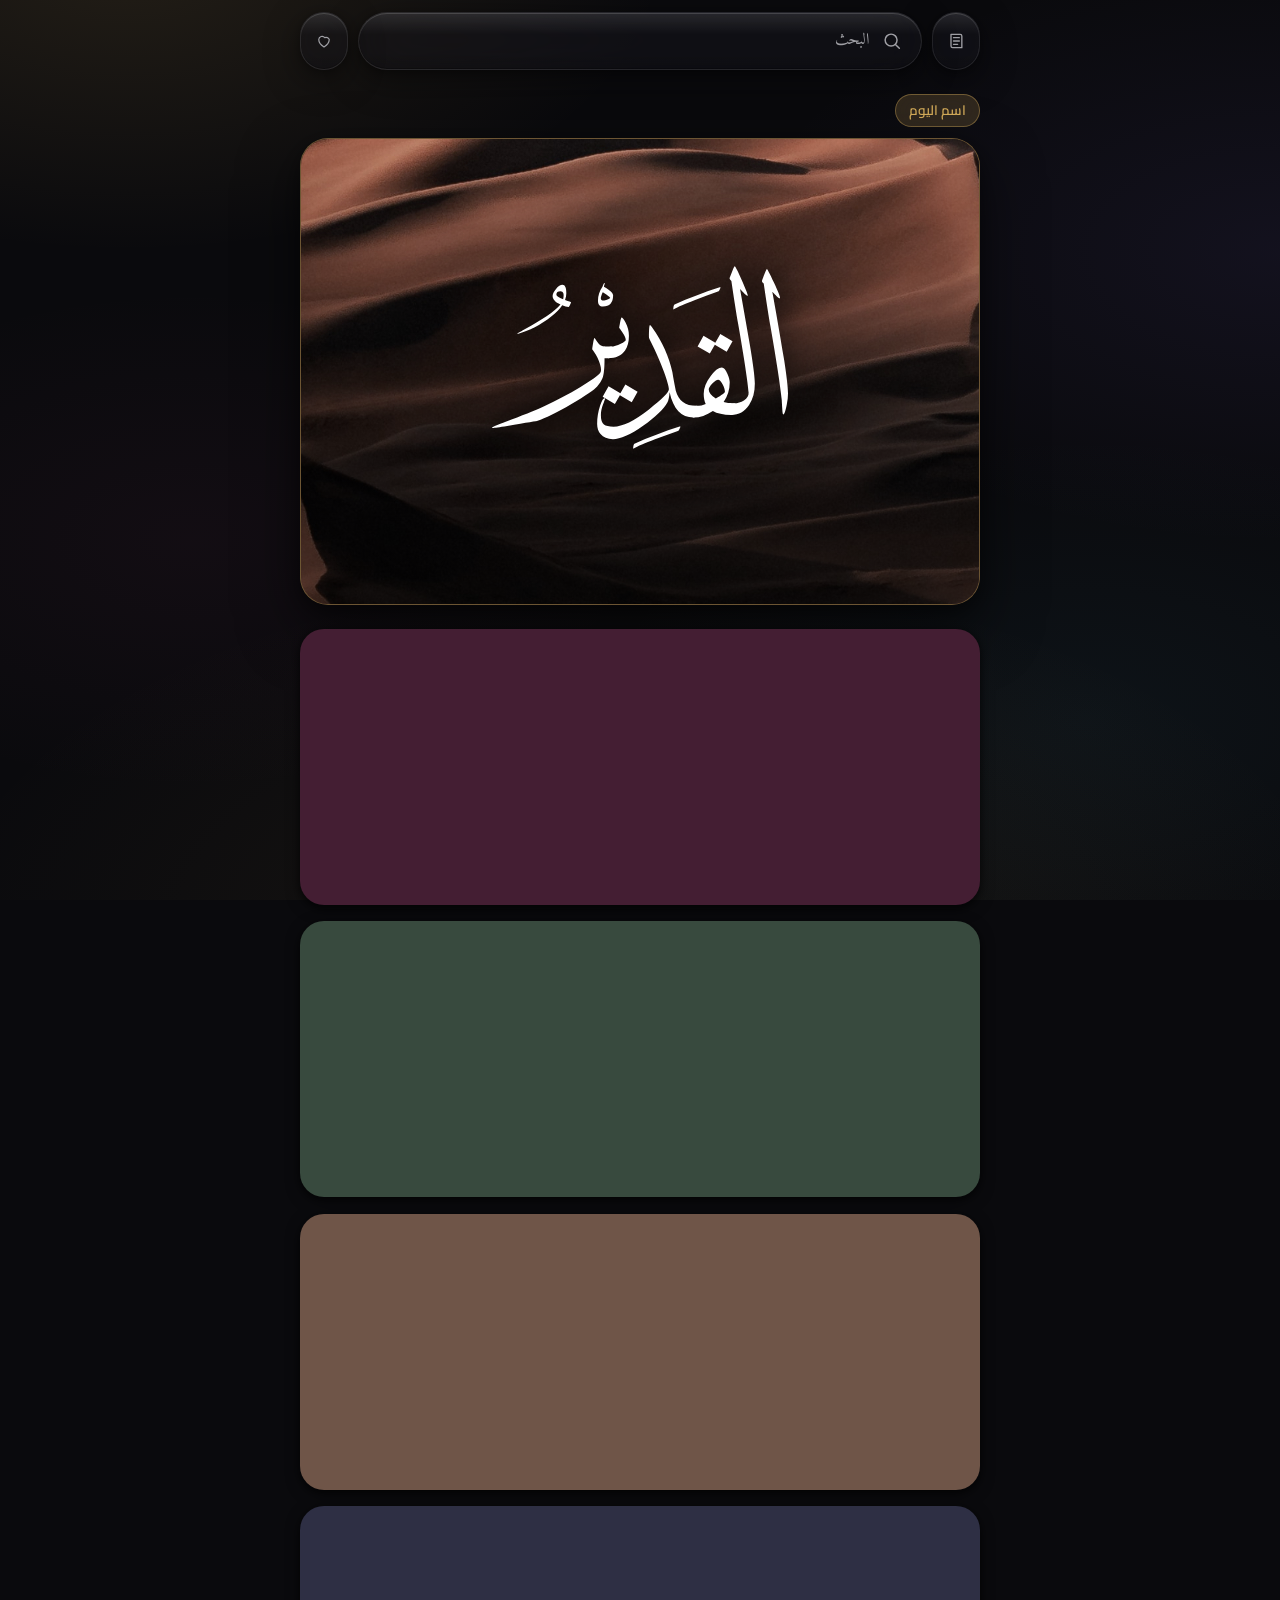
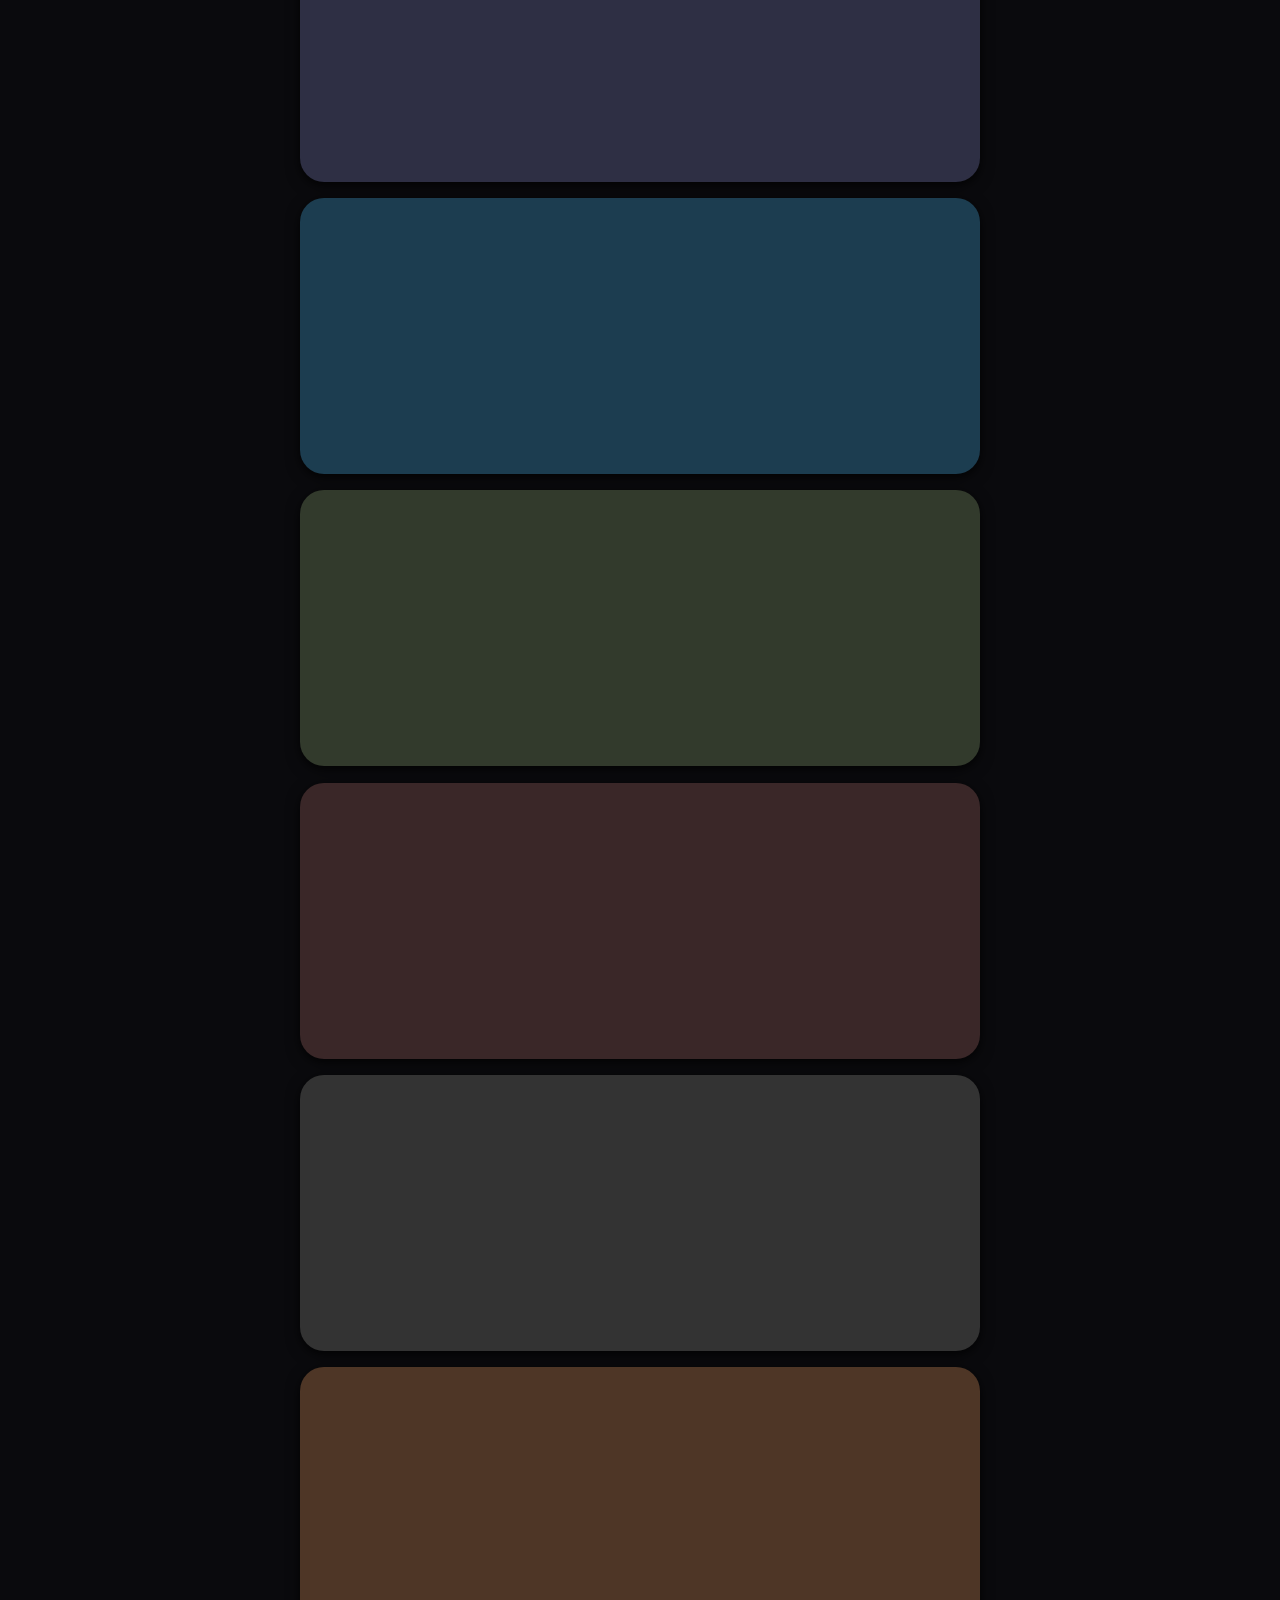
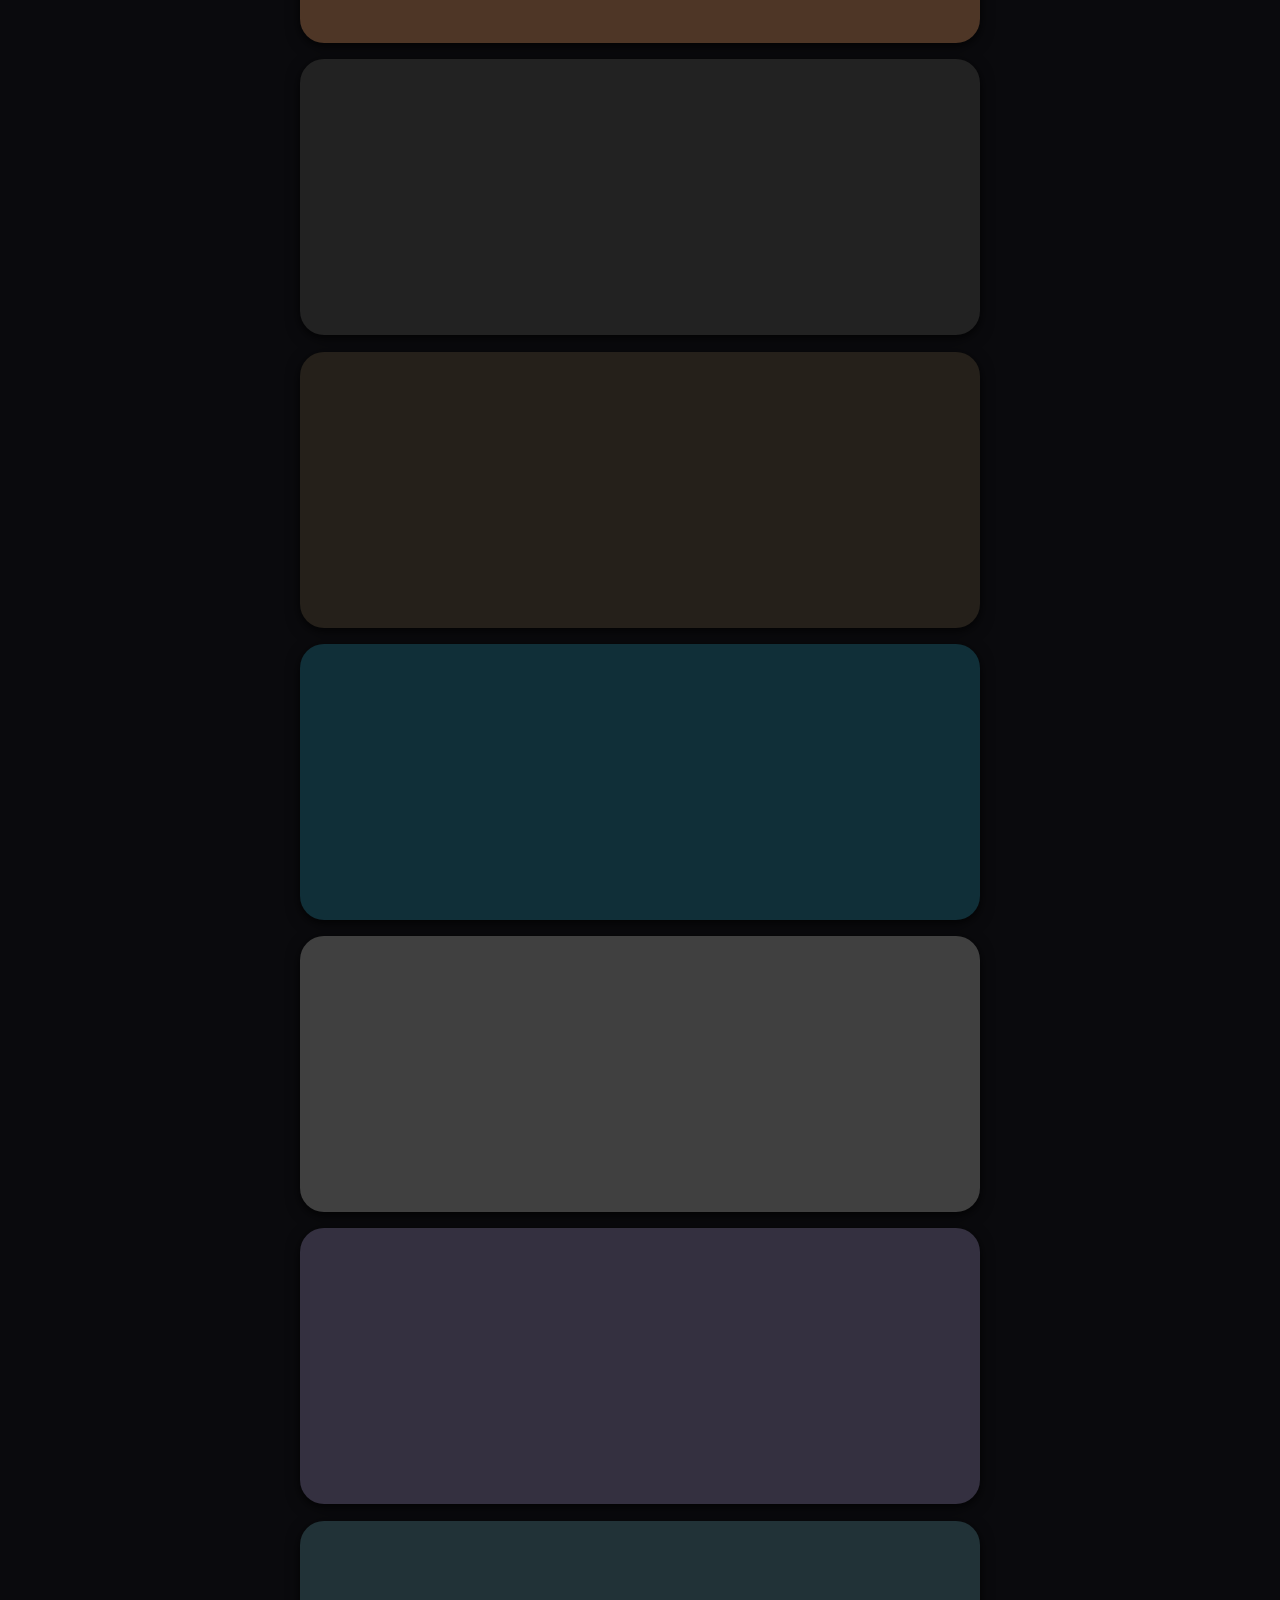
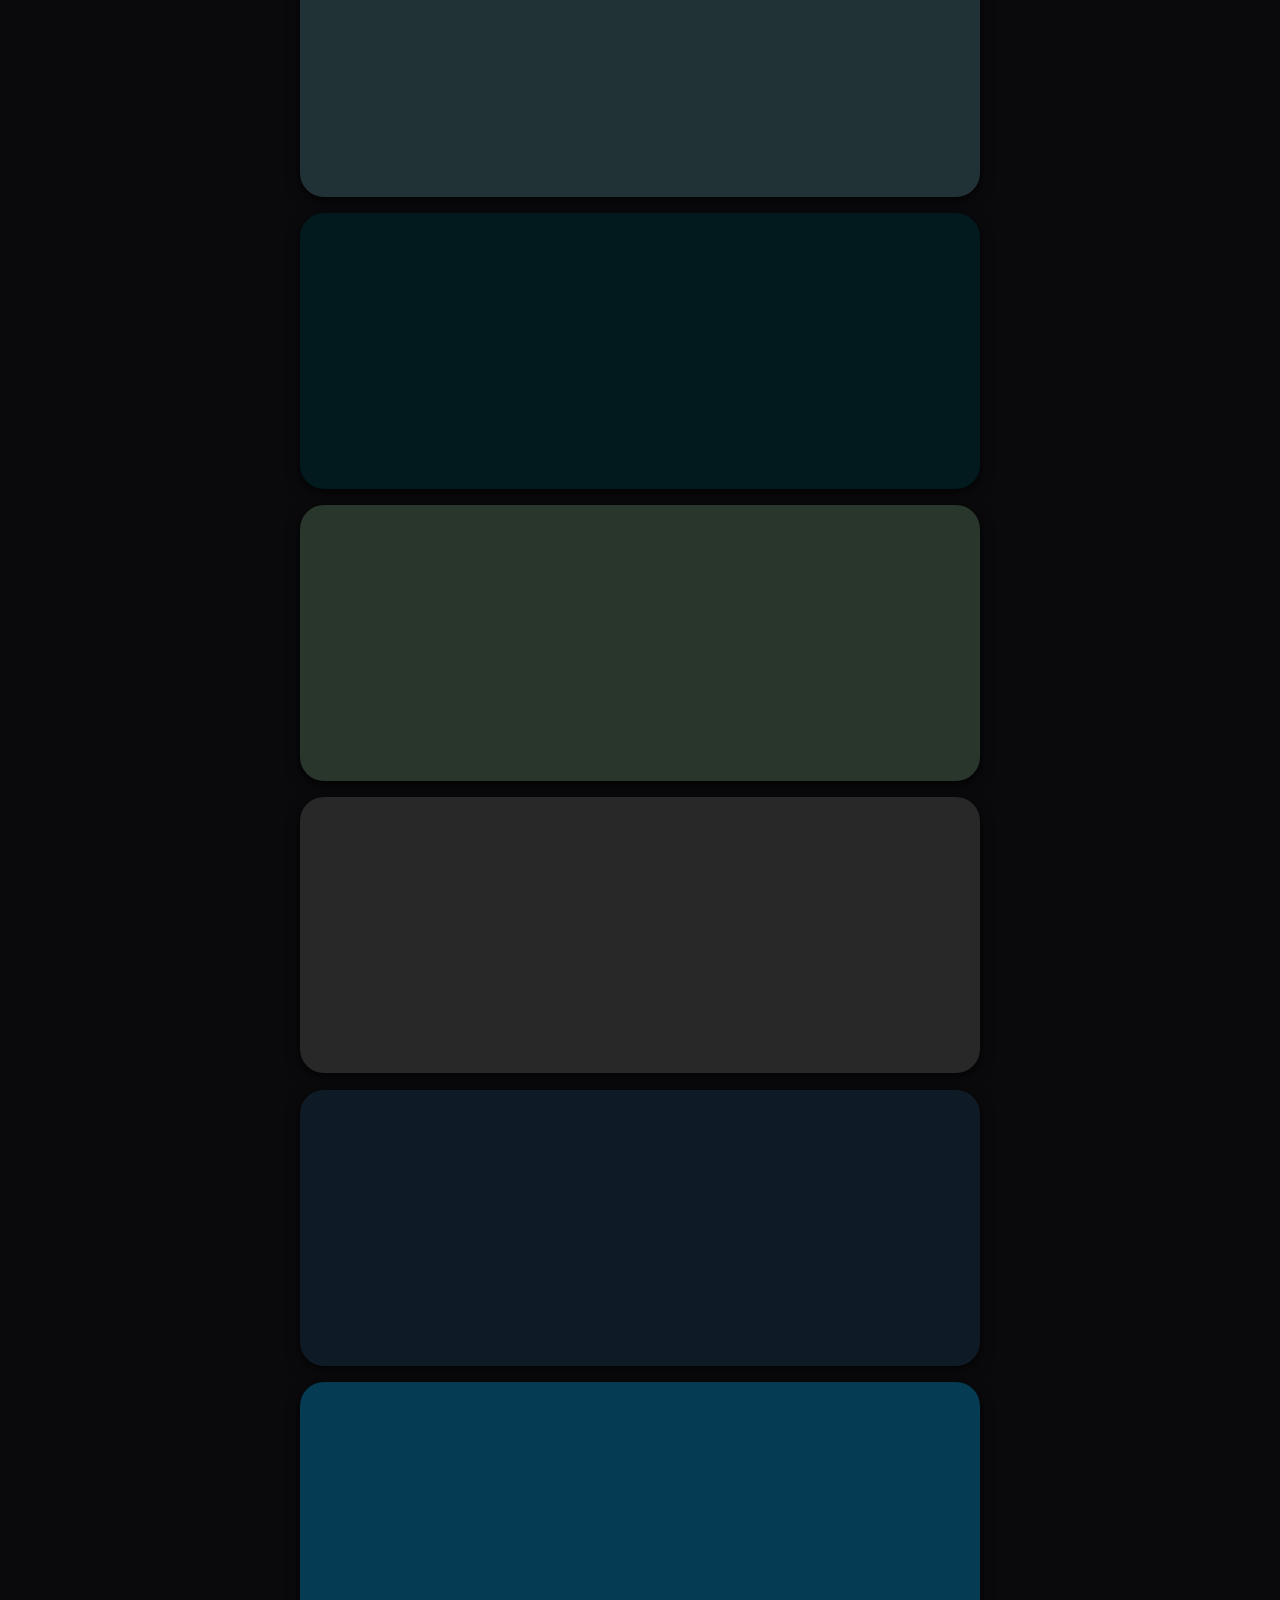
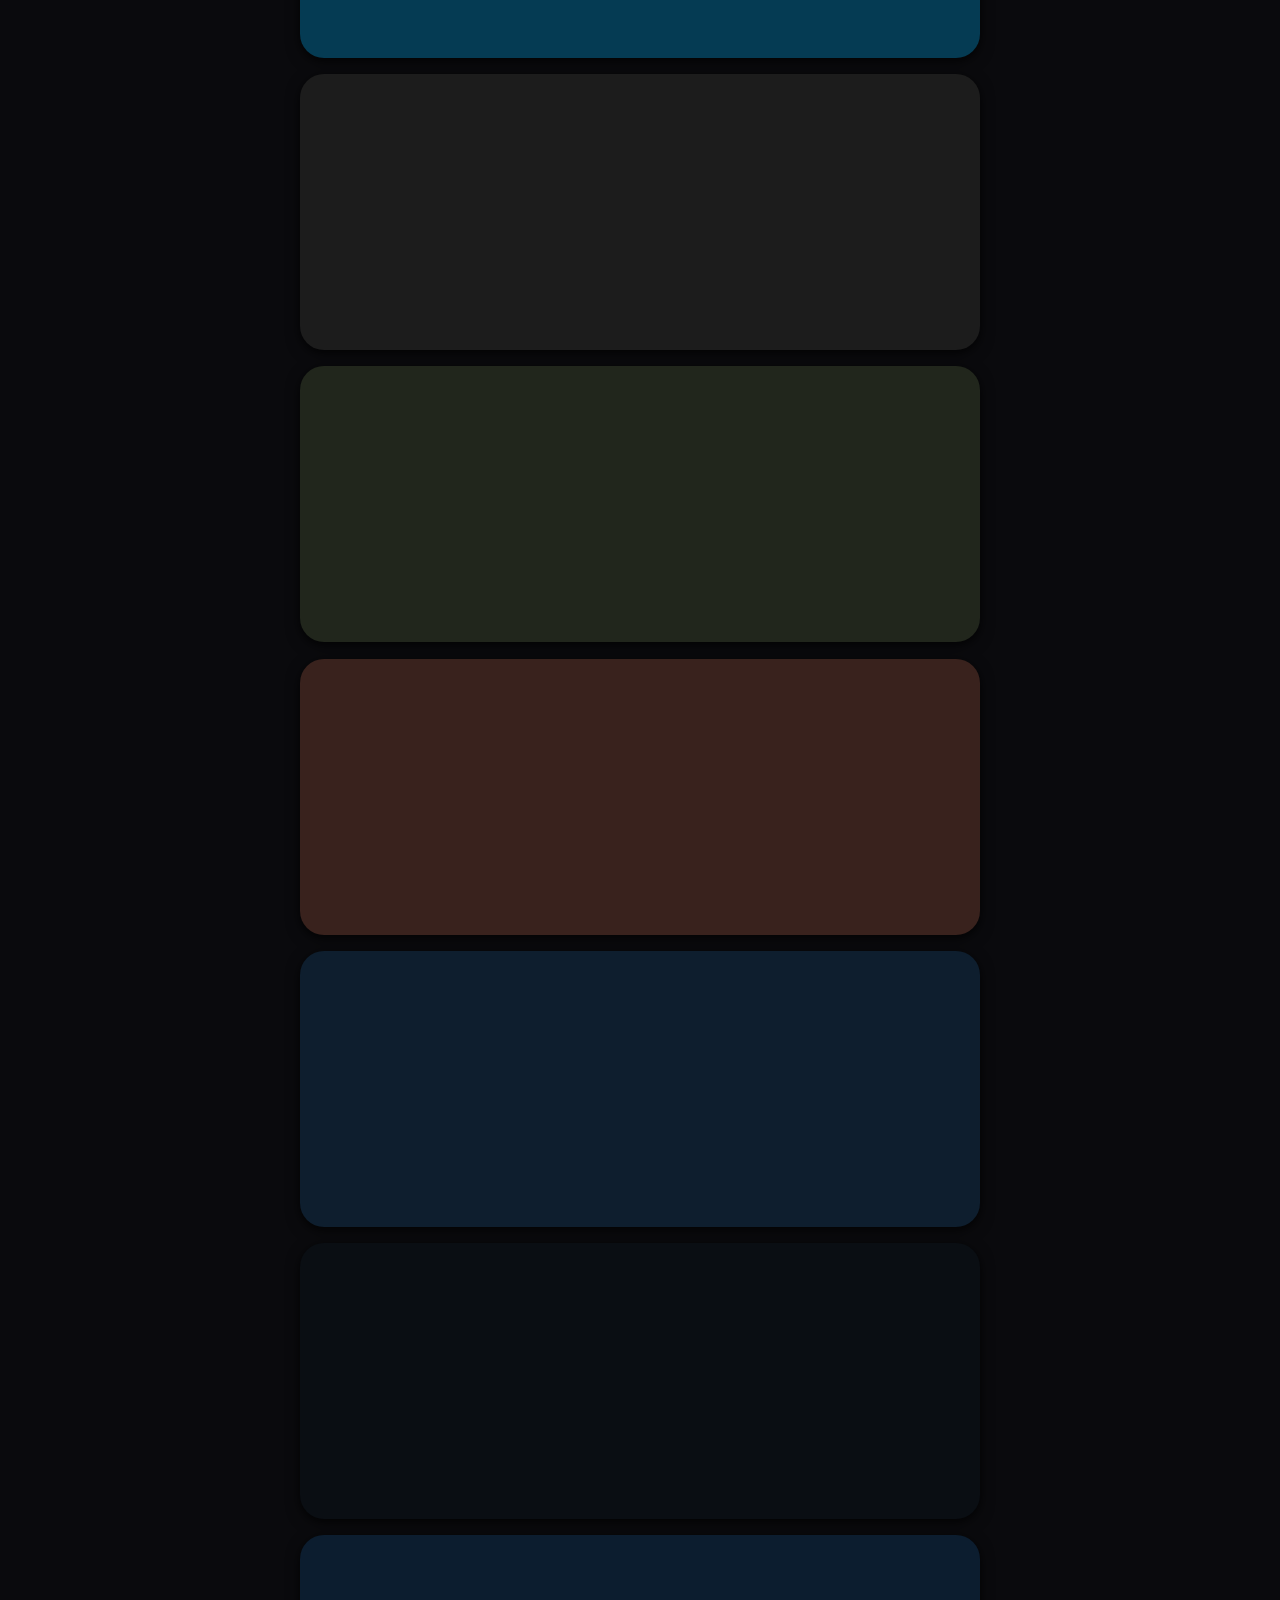
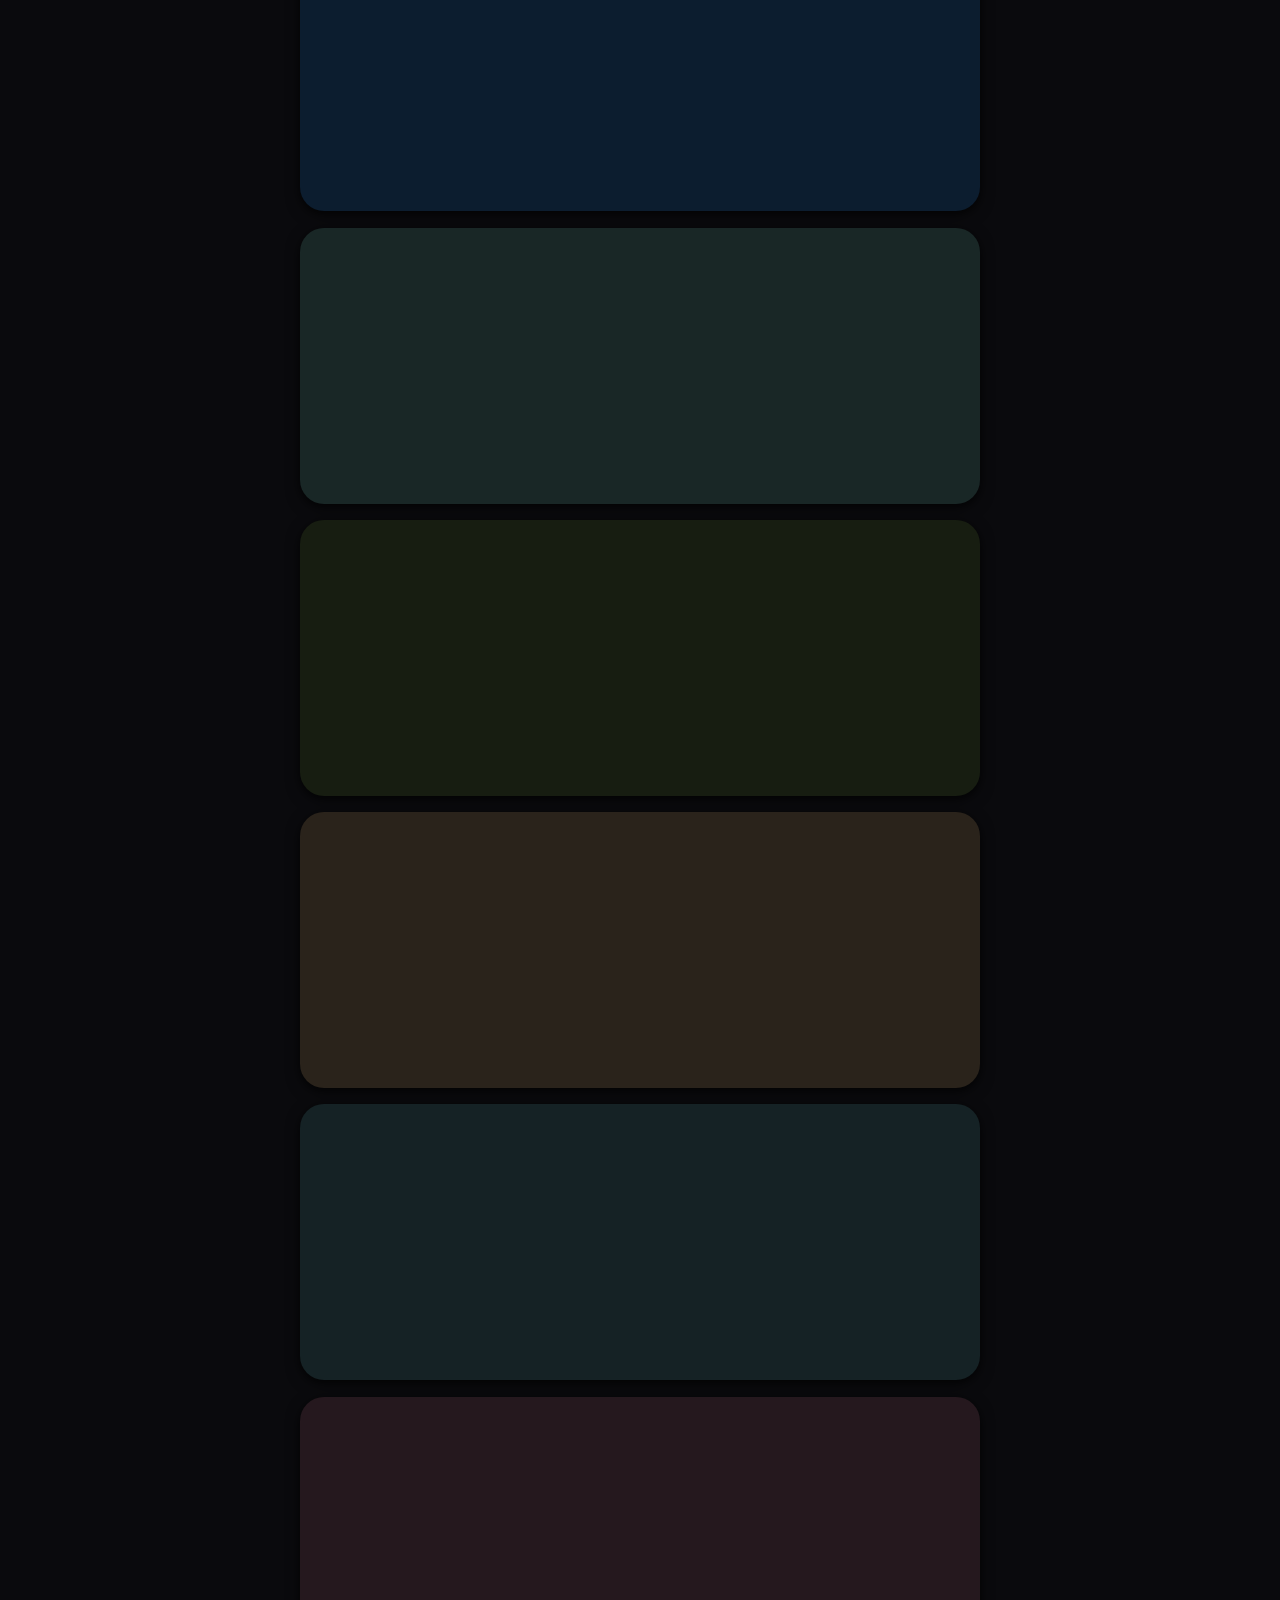
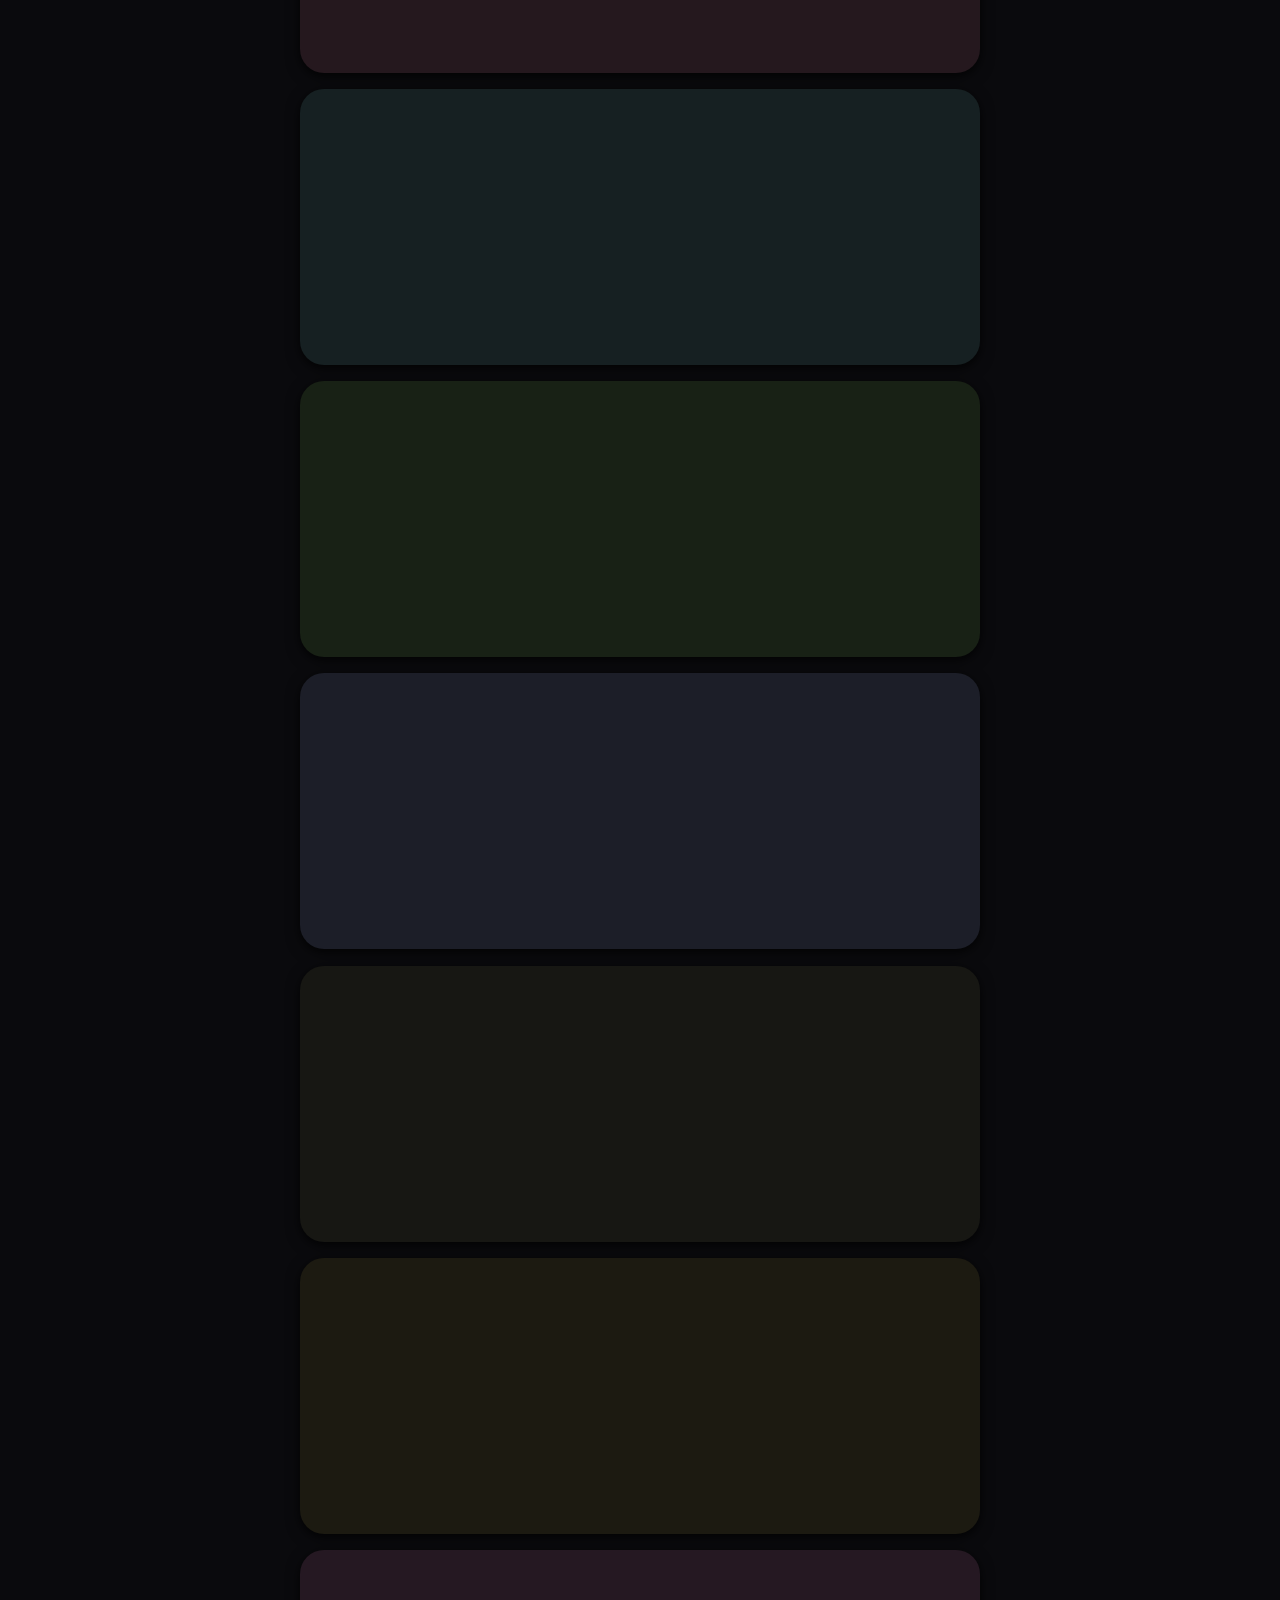
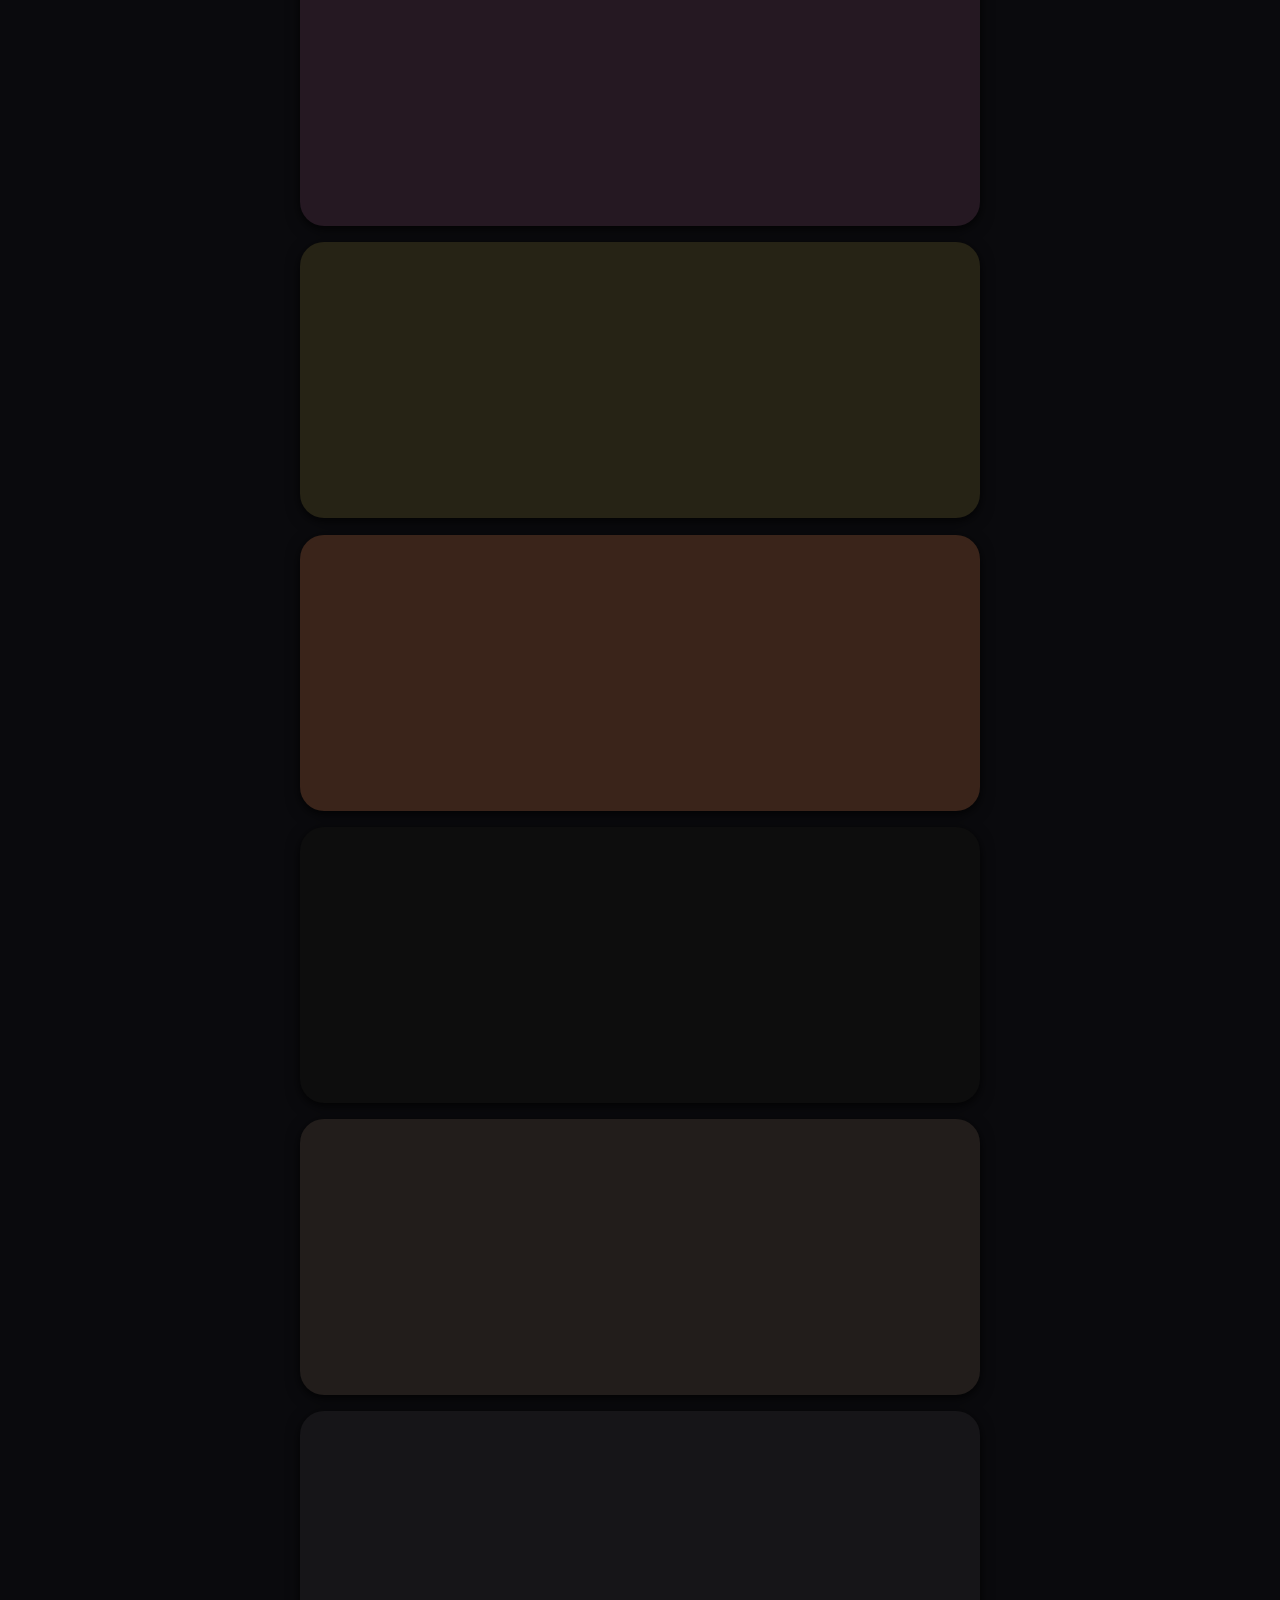
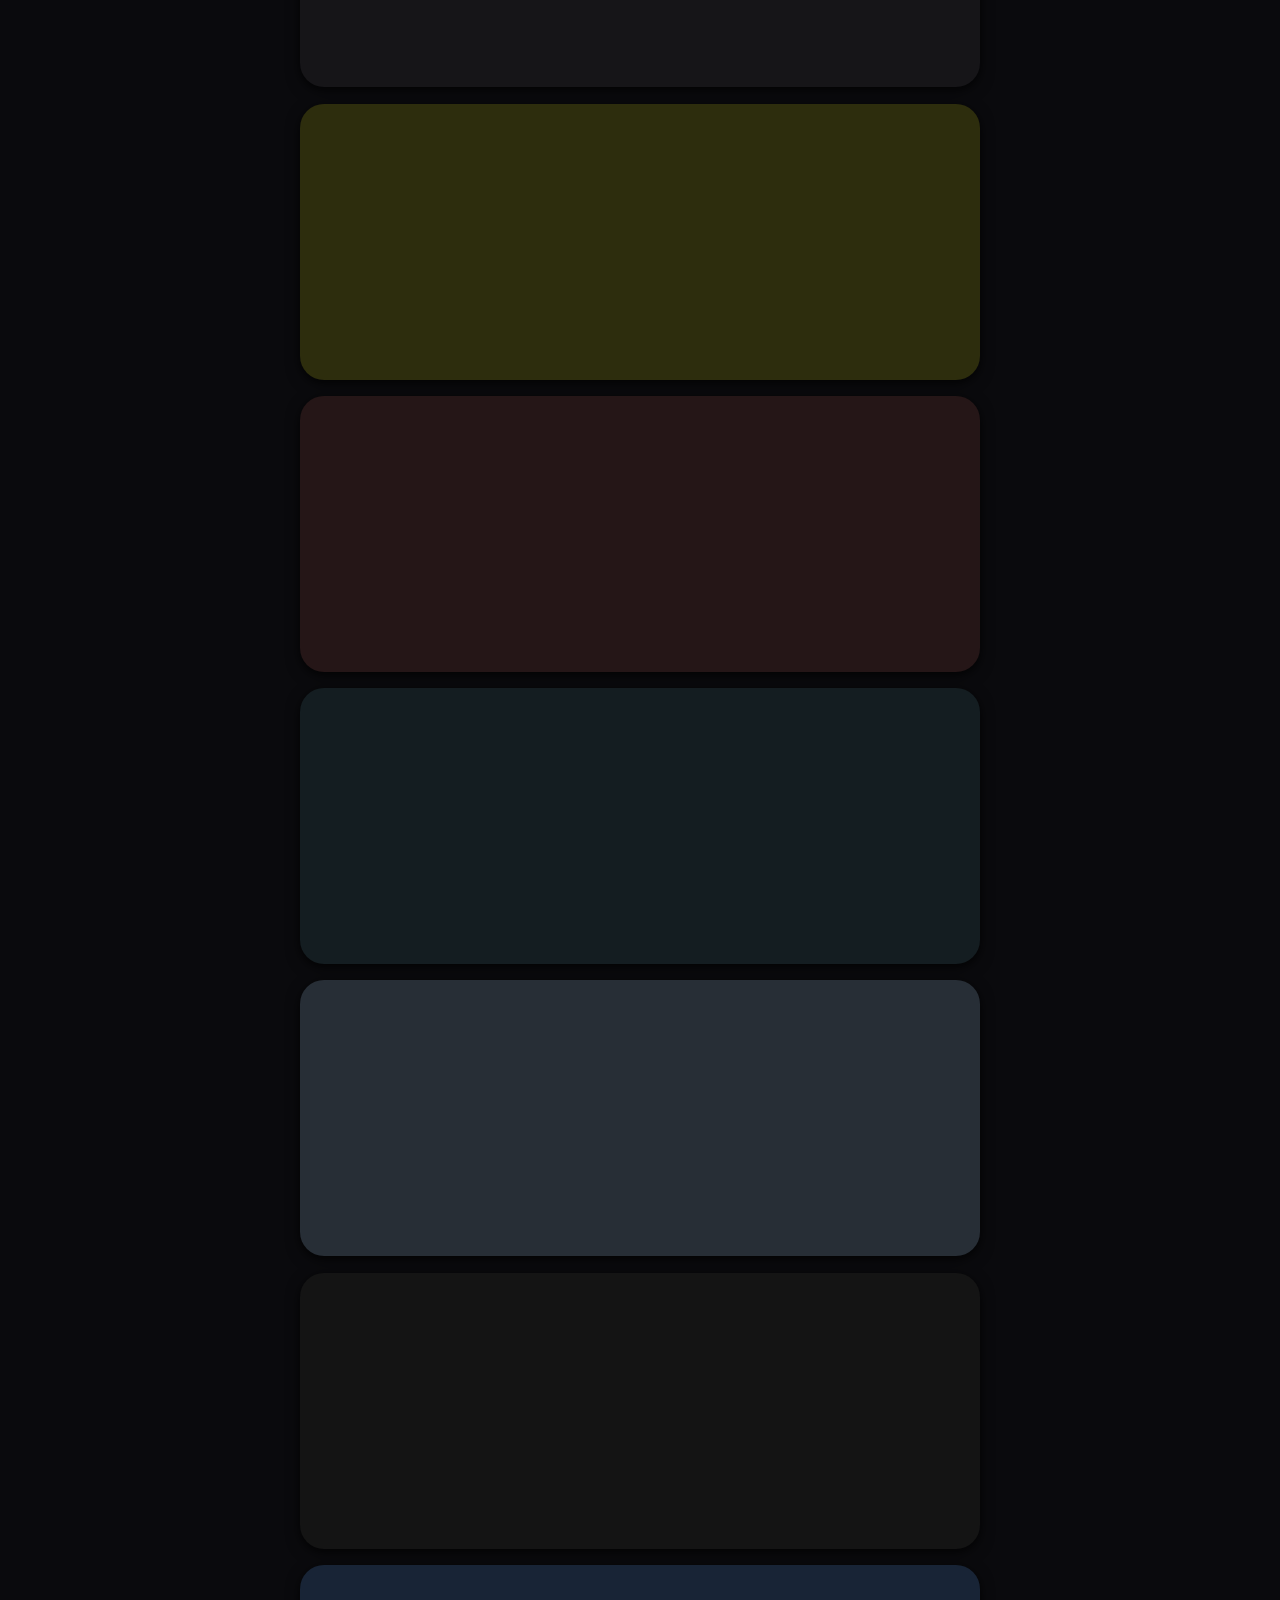
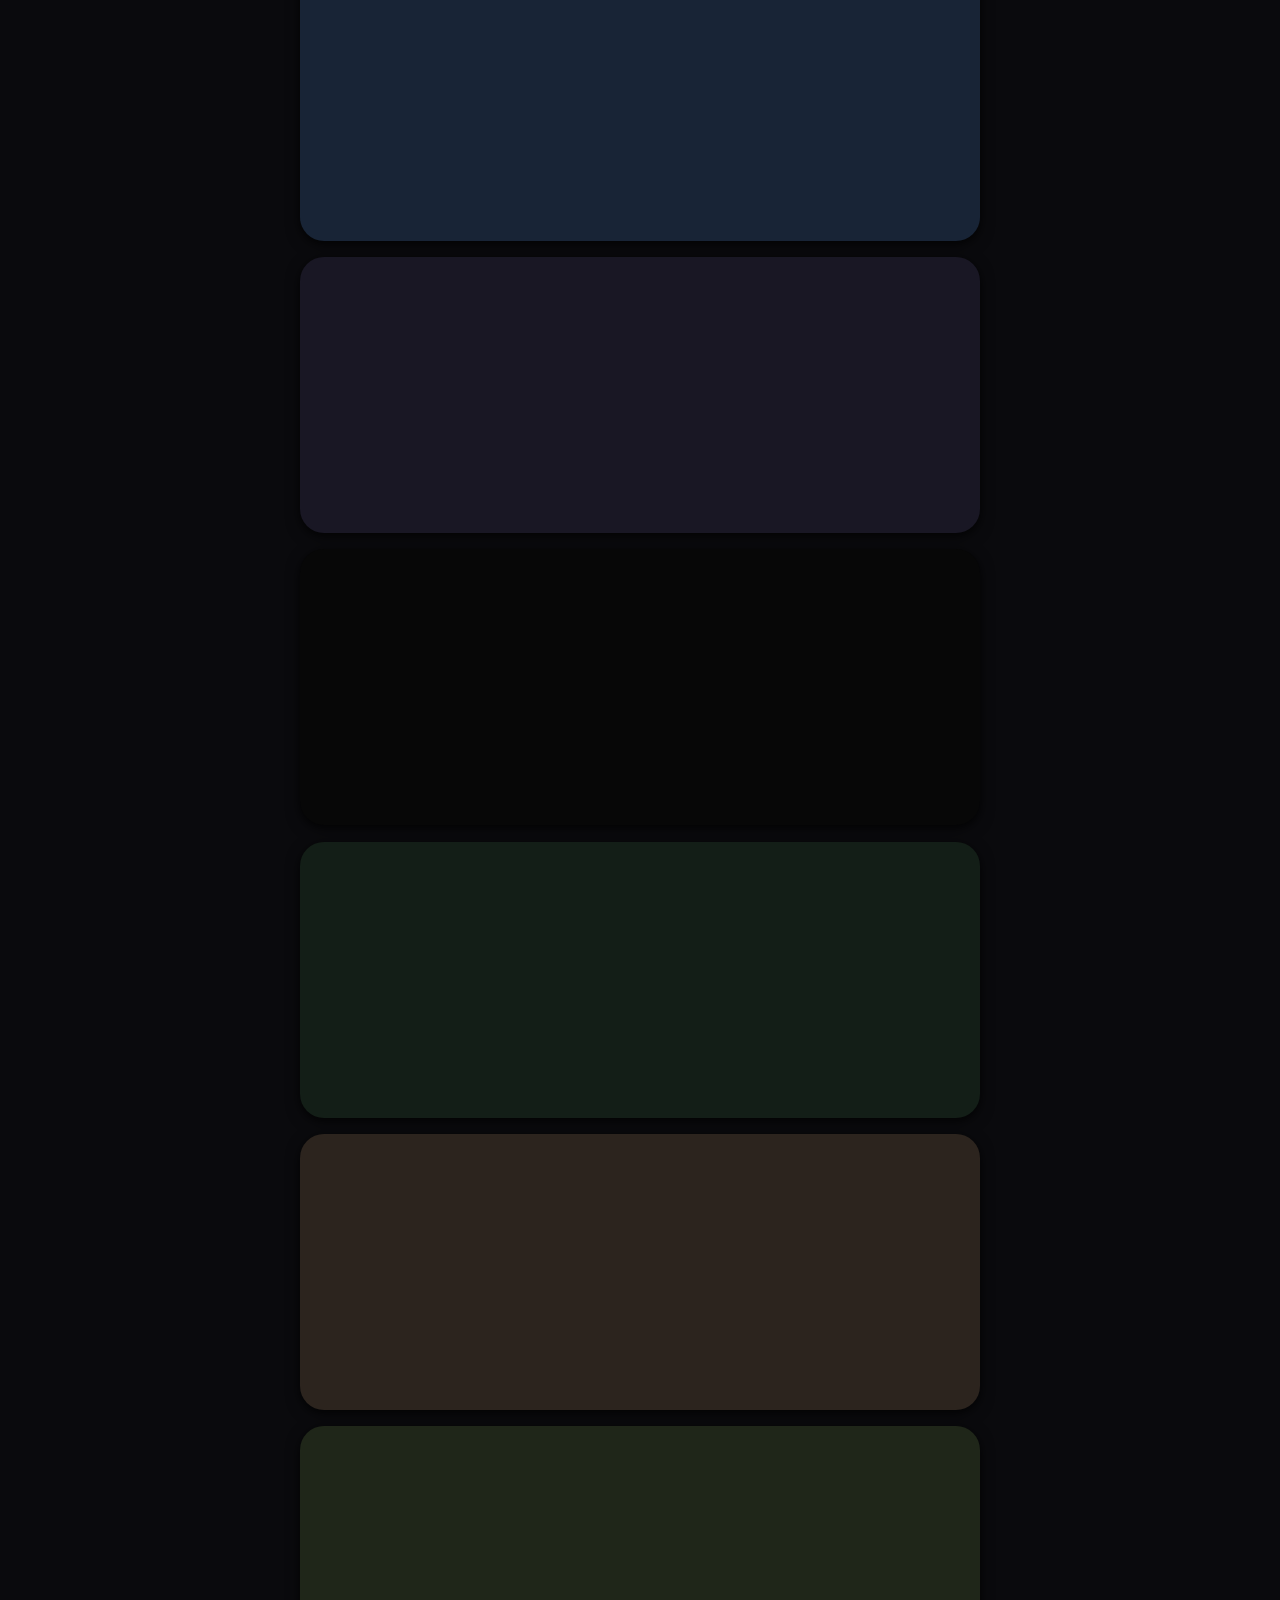
<file: index.html>
<!DOCTYPE html>
<html lang="ar" dir="rtl">
<head>
  <meta charset="UTF-8">
  <meta name="viewport" content="width=device-width, initial-scale=1.0, minimum-scale=1.0, maximum-scale=1.0, user-scalable=no, viewport-fit=cover">
  <meta name="description" content="الأسماء الحسنى التسعة والتسعون (أسماء الله الحسنى) — العربية، التلاوة الصوتية، الخط، والمعاني.">
  <meta name="theme-color" content="#0c0c0f">
  <meta name="apple-mobile-web-app-capable" content="yes">
  <meta name="mobile-web-app-capable" content="yes">
  <meta name="apple-mobile-web-app-status-bar-style" content="black-translucent">
  <meta name="apple-mobile-web-app-title" content="الله">
  <link rel="apple-touch-icon" href="icons/apple-touch-icon-v2.png">
  <link rel="icon" type="image/png" sizes="32x32" href="icons/favicon-32.png">
  <link rel="icon" type="image/png" sizes="16x16" href="icons/favicon-16.png">
  <link rel="manifest" href="manifest.webmanifest">
  <meta property="og:title" content="هو الله — Asmaa-ul-Husna">
  <meta property="og:description" content="الأسماء الحسنى التسعة والتسعون مع التلاوة والخط والمعاني.">
  <meta property="og:type" content="website">
  <meta property="og:image" content="icons/icon-512-v2.png">
  <title>الله</title>
  <link rel="preconnect" href="https://fonts.googleapis.com">
  <link rel="preconnect" href="https://fonts.gstatic.com" crossorigin>
  <link rel="stylesheet" href="https://fonts.googleapis.com/css2?family=Amiri+Quran&family=Amiri:wght@400;700&family=Cairo:wght@600;700&display=swap">
  <script>
    document.documentElement.setAttribute('data-theme', 'dark');
    (function () {
      var stop = function (e) { e.preventDefault(); };
      document.addEventListener('gesturestart', stop);
      document.addEventListener('gesturechange', stop);
      document.addEventListener('gestureend', stop);
      document.addEventListener('touchmove', function (e) {
        if (e.touches && e.touches.length > 1) e.preventDefault();
      }, { passive: false });
    })();
  </script>
  <link rel="stylesheet" href="style.css?v=2026053012">
</head>
<body>
  <a class="skip-link" href="#main">Skip to content</a>

  <div class="search-shell">
    <a class="about-link" href="about.html" aria-label="عن الأسماء" title="عن الأسماء">
      <svg viewBox="0 0 24 24" width="20" height="20" fill="none" stroke="currentColor" stroke-width="1.6" stroke-linecap="round" stroke-linejoin="round" aria-hidden="true">
        <path d="M6 4h11a2 2 0 0 1 2 2v14H8a2 2 0 0 1-2-2V4z"/>
        <path d="M9 8h7M9 12h7M9 16h5"/>
      </svg>
    </a>
    <label class="search">
      <svg class="search-icon" viewBox="0 0 24 24" width="22" height="22" fill="none" stroke="currentColor" stroke-width="1.6" aria-hidden="true">
        <circle cx="11" cy="11" r="6.5"/>
        <path d="M16 16l4 4" stroke-linecap="round"/>
      </svg>
      <input type="search" id="search" placeholder="البحث" autocomplete="off">
      <button type="button" class="search-clear" id="search-clear" aria-label="Clear search" hidden>
        <svg viewBox="0 0 24 24" width="18" height="18" fill="none" stroke="currentColor" stroke-width="2" stroke-linecap="round" aria-hidden="true">
          <path d="M6 6l12 12M18 6L6 18"/>
        </svg>
      </button>
    </label>
    <button type="button" class="favorites-toggle" id="favorites-toggle" aria-pressed="false" aria-label="Show favorites only">
      <svg viewBox="0 0 24 24" width="18" height="18" fill="none" stroke="currentColor" stroke-width="1.6" aria-hidden="true">
        <path d="M12 20s-7-4.5-7-10a4.5 4.5 0 0 1 8-2.5A4.5 4.5 0 0 1 19 10c0 5.5-7 10-7 10z" stroke-linejoin="round"/>
      </svg>
    </button>
  </div>

  <main id="main">
    <section id="todays-name" class="todays-name" aria-labelledby="todays-name-label" hidden></section>
    <div id="list" class="cards" aria-busy="true">
      <article class="name-card skeleton" aria-hidden="true"></article>
      <article class="name-card skeleton" aria-hidden="true"></article>
      <article class="name-card skeleton" aria-hidden="true"></article>
    </div>
  </main>

  <div class="install-banner" id="install-banner" hidden>
    <img src="icons/icon-192-v2.png" alt="" class="install-banner-icon">
    <div class="install-banner-text">
      <strong>تثبيت التطبيق</strong>
      <p>ثبّت هذا التطبيق على هاتفك — يعمل دون اتصال أيضًا.</p>
    </div>
    <button id="install-banner-action">تثبيت</button>
    <button id="install-banner-close" aria-label="إغلاق">✕</button>
  </div>

  <div id="toast" class="toast" role="status" aria-live="polite" hidden></div>

  <script type="module" src="app.js?v=2026053012"></script>
  <script>
    if ('serviceWorker' in navigator) {
      window.addEventListener('load', function () {
        navigator.serviceWorker.register('sw.js', { updateViaCache: 'none' }).then(function (reg) {
          setInterval(function () { reg.update(); }, 60 * 60 * 1000);
        }).catch(function () {});
        // Auto-reload when a fresh SW takes over from an older one. Skip the
        // first-install transition (controller goes from null → present),
        // which would otherwise reload the page right after the first visit.
        var hadController = !!navigator.serviceWorker.controller;
        var refreshing = false;
        navigator.serviceWorker.addEventListener('controllerchange', function () {
          if (!hadController) { hadController = true; return; }
          if (refreshing) return;
          refreshing = true;
          window.location.reload();
        });
      });
    }
  </script>
</body>
</html>
</file>
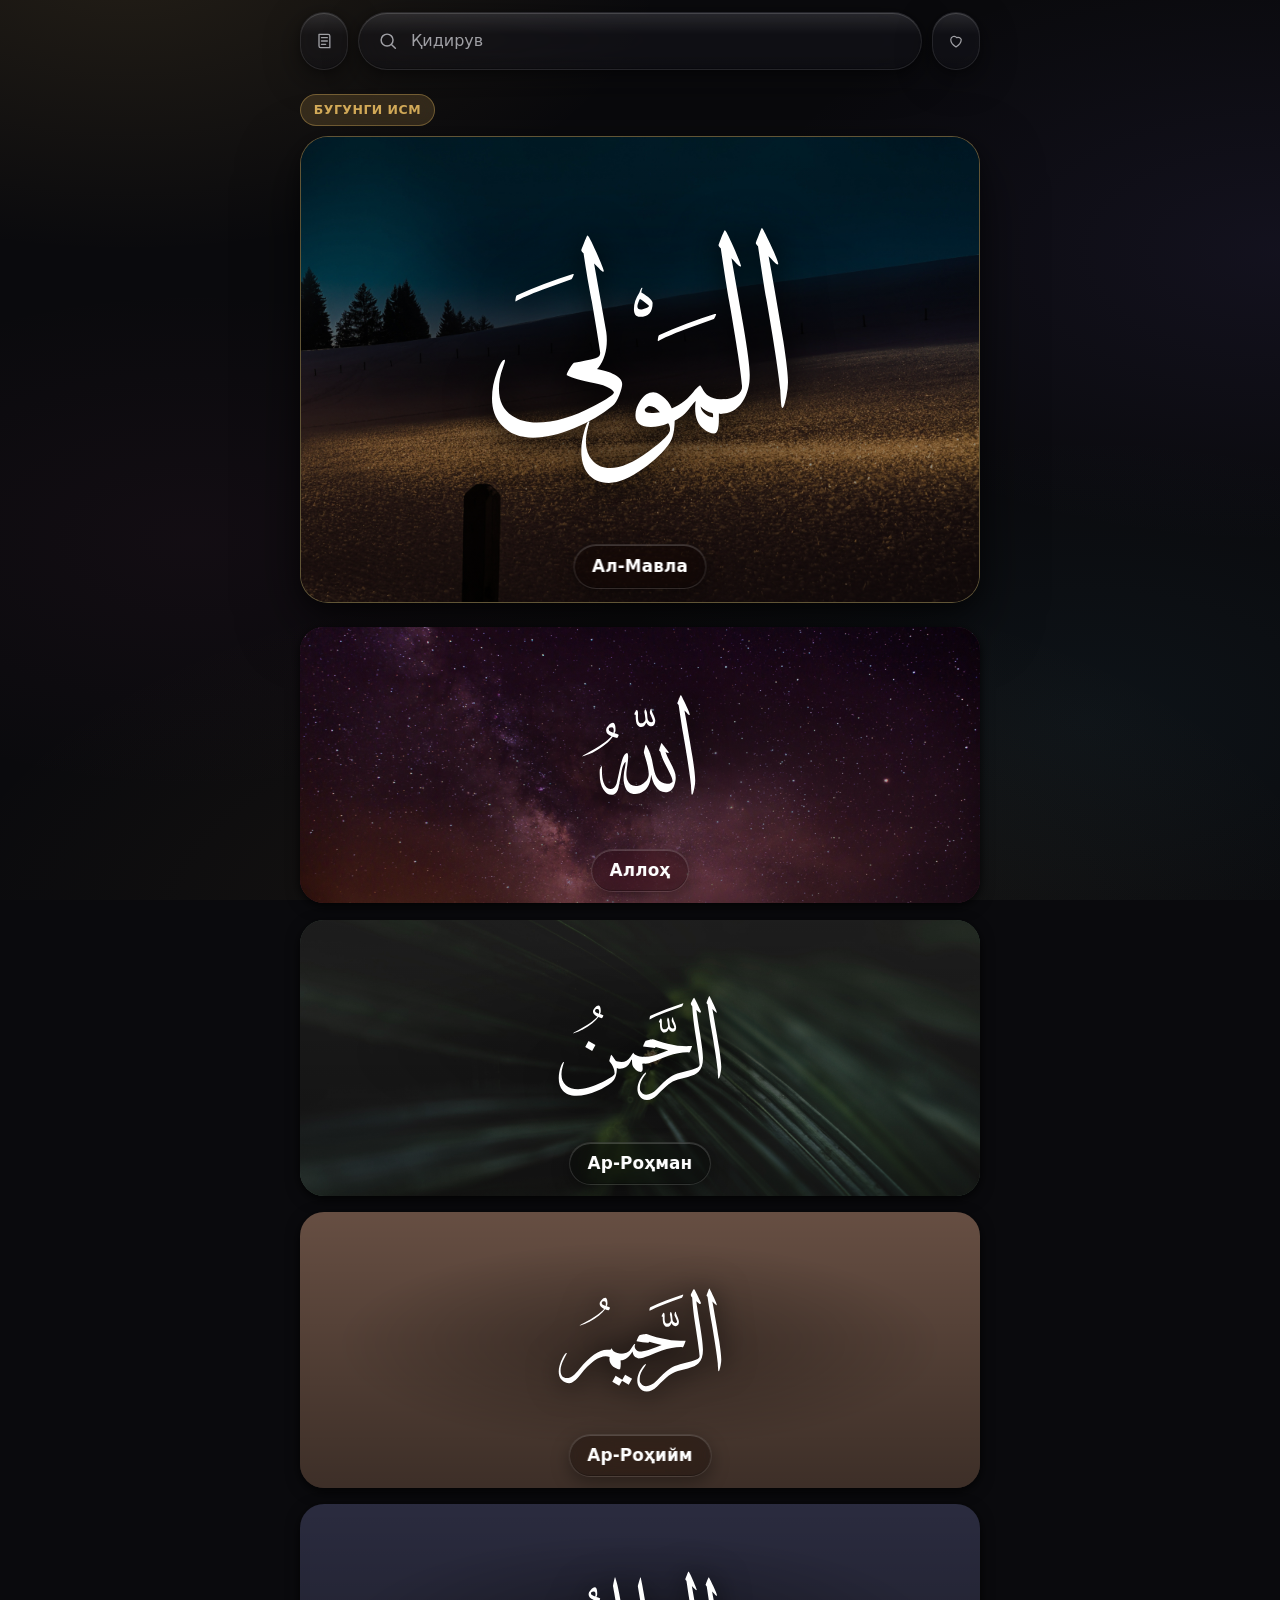
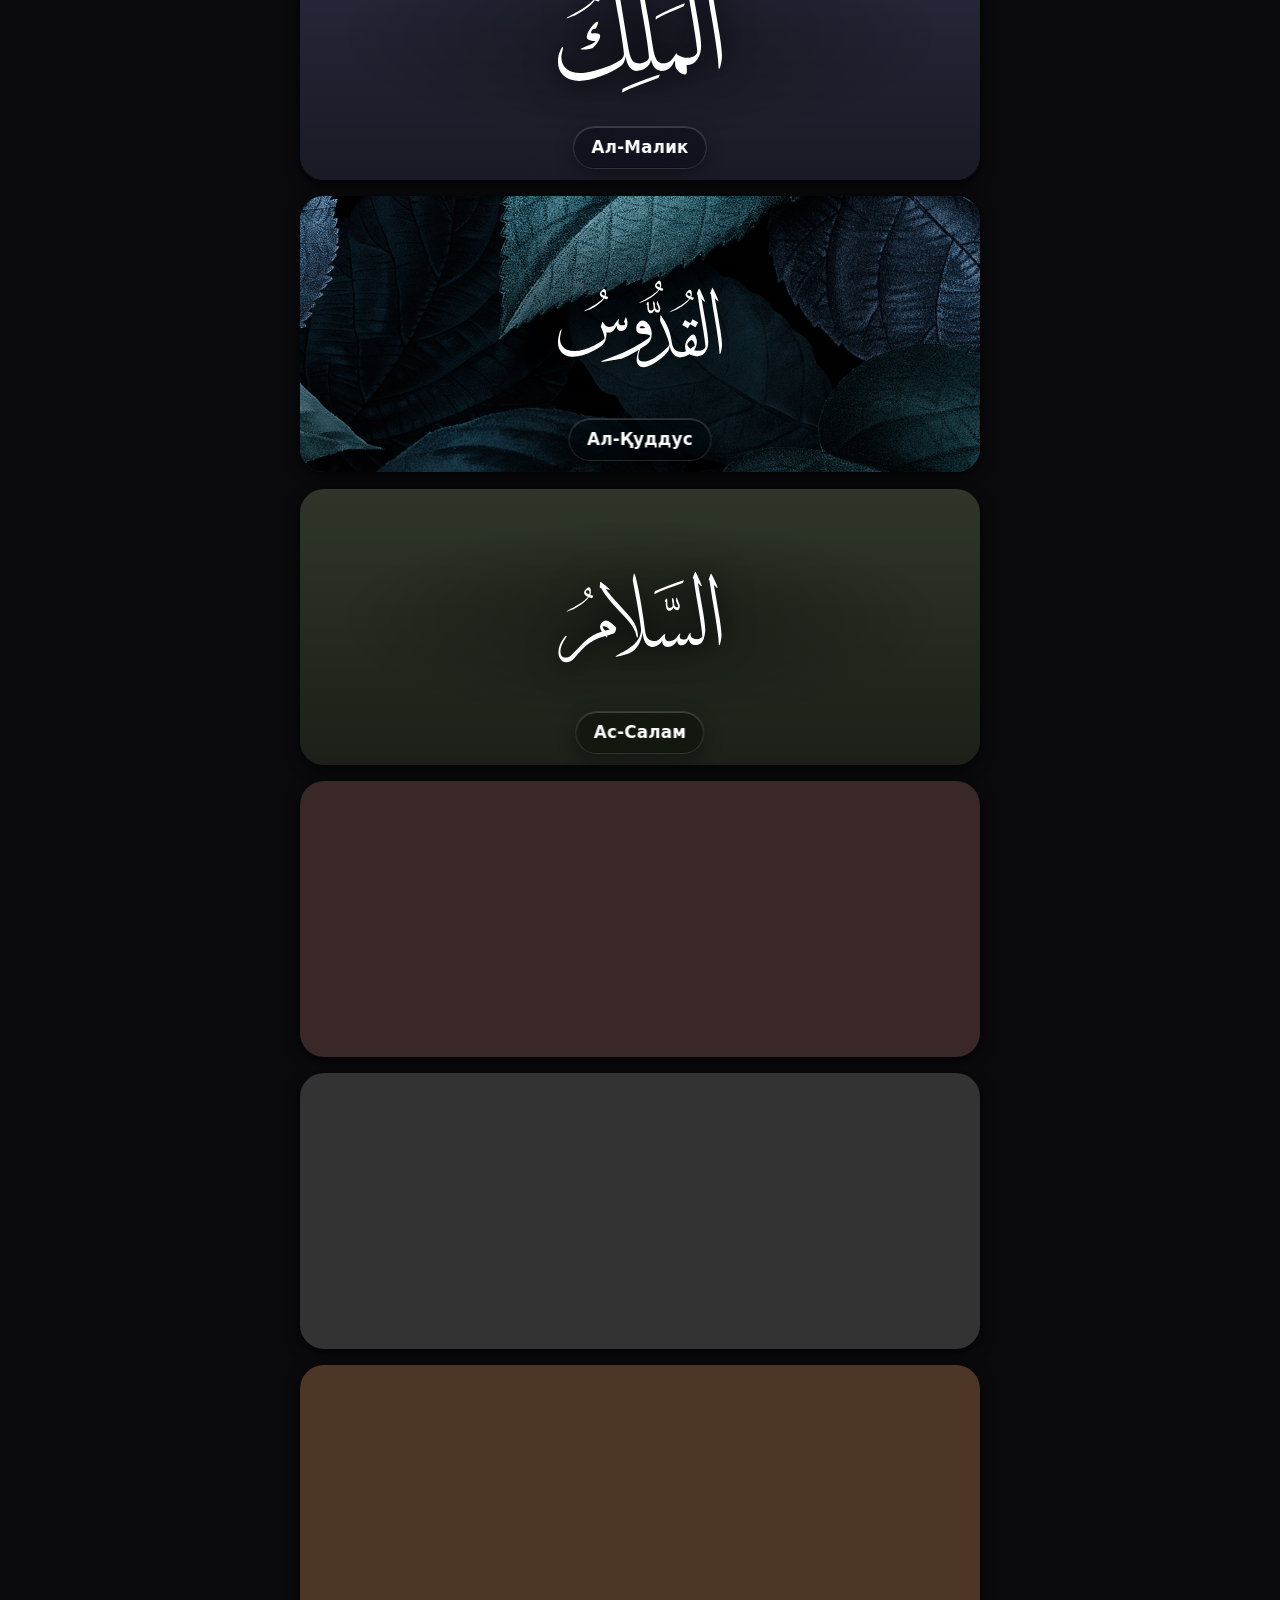
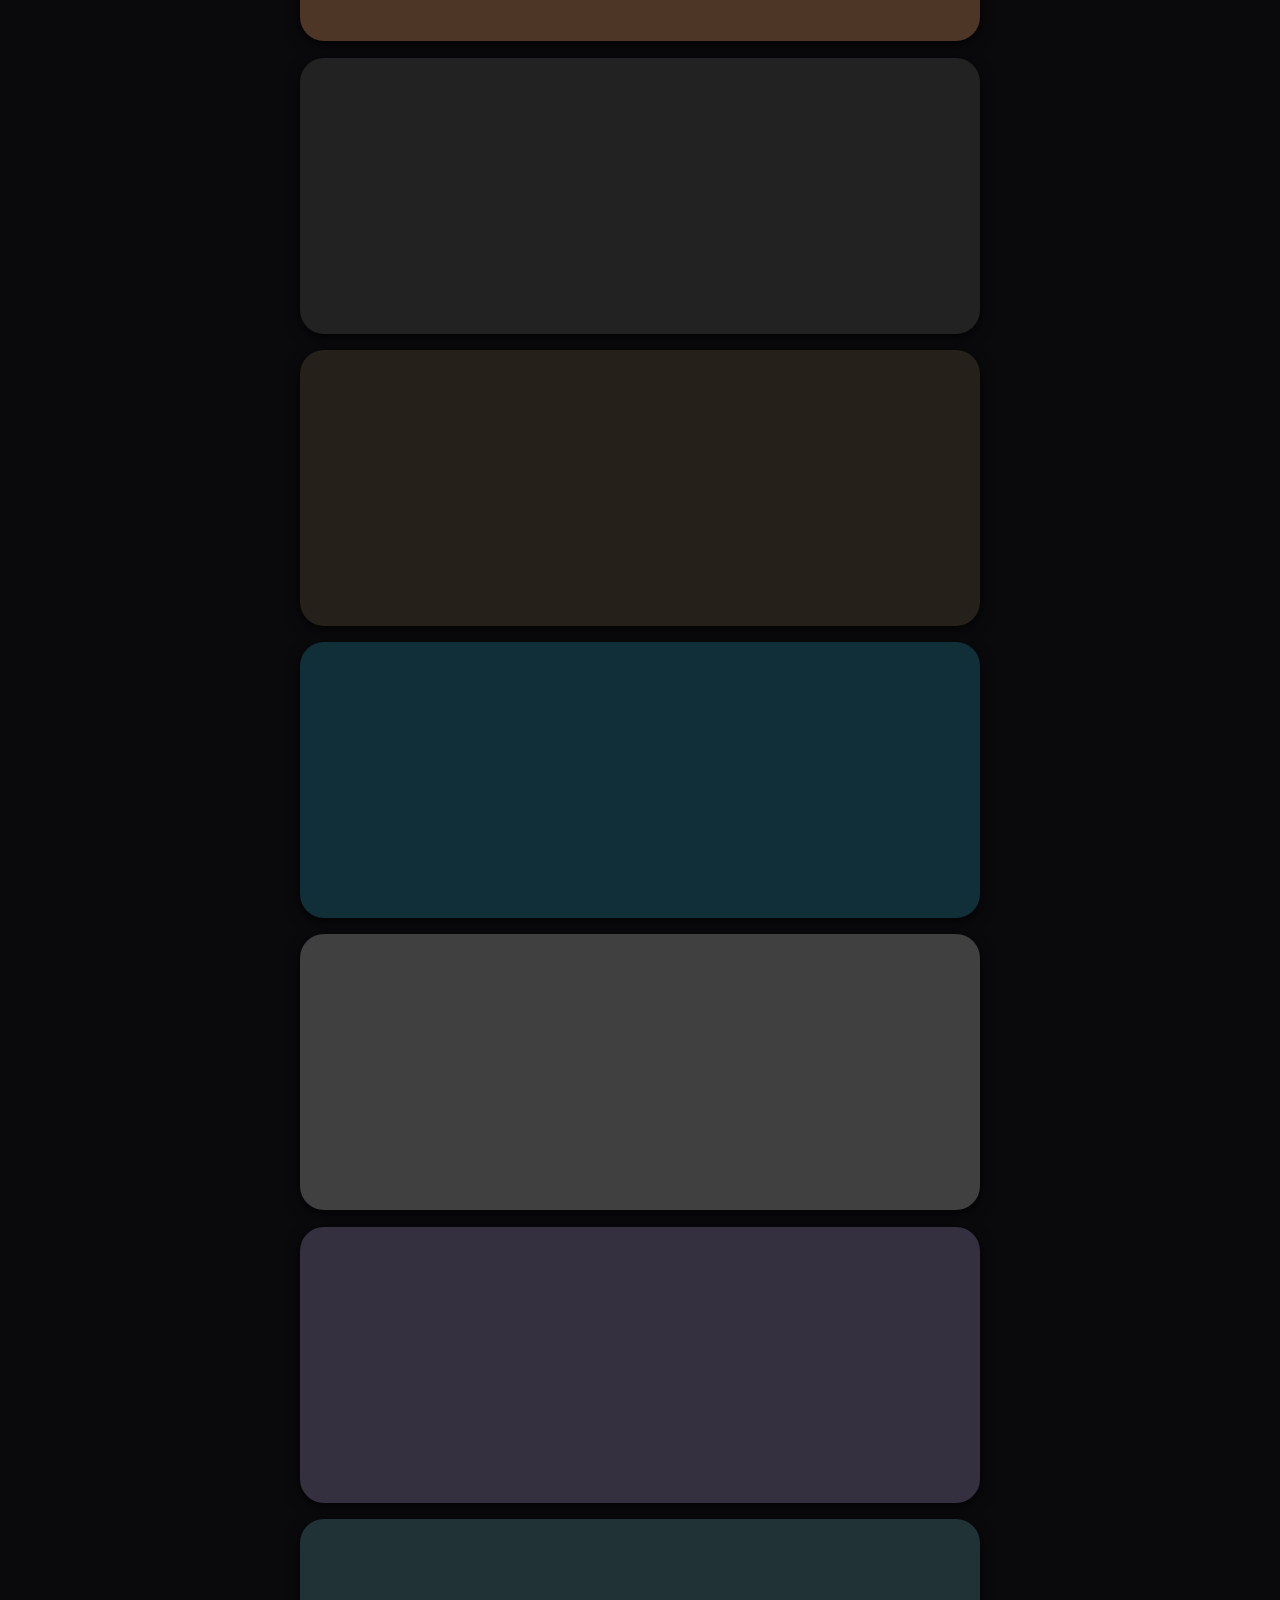
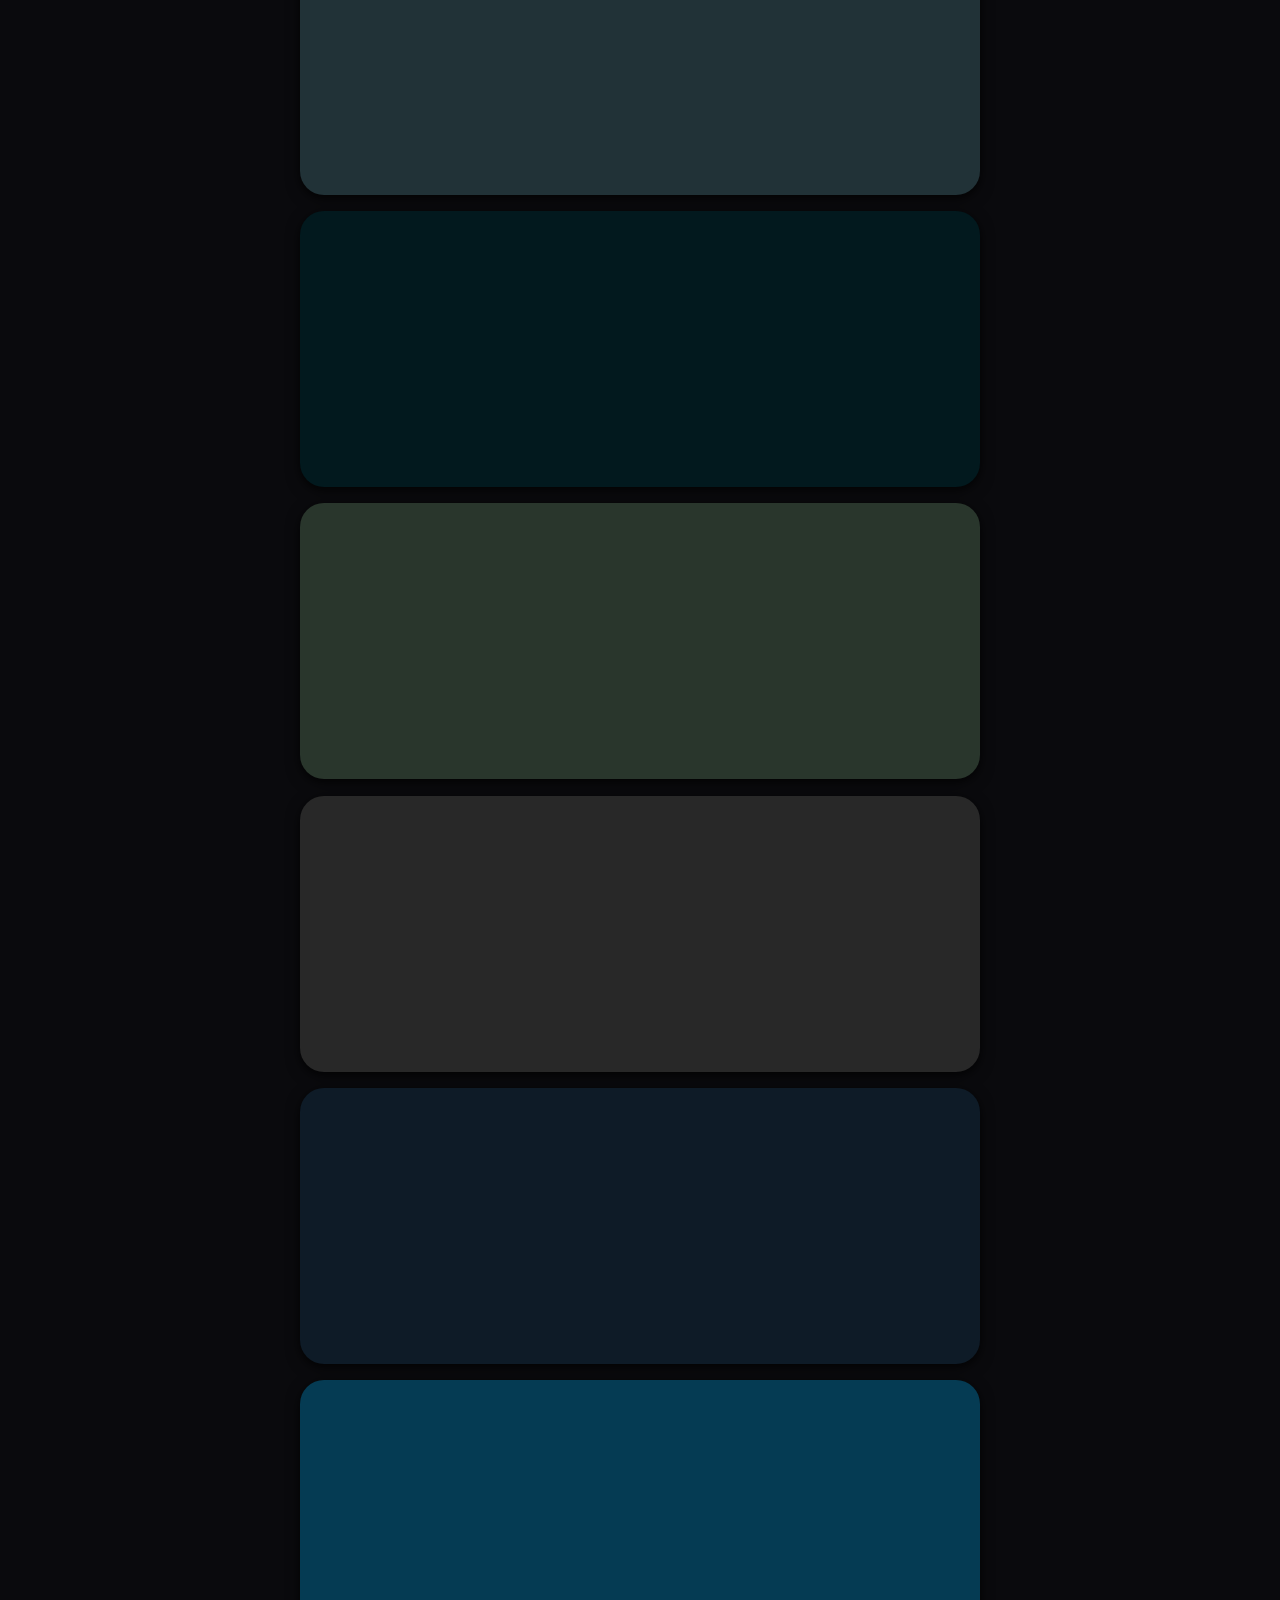
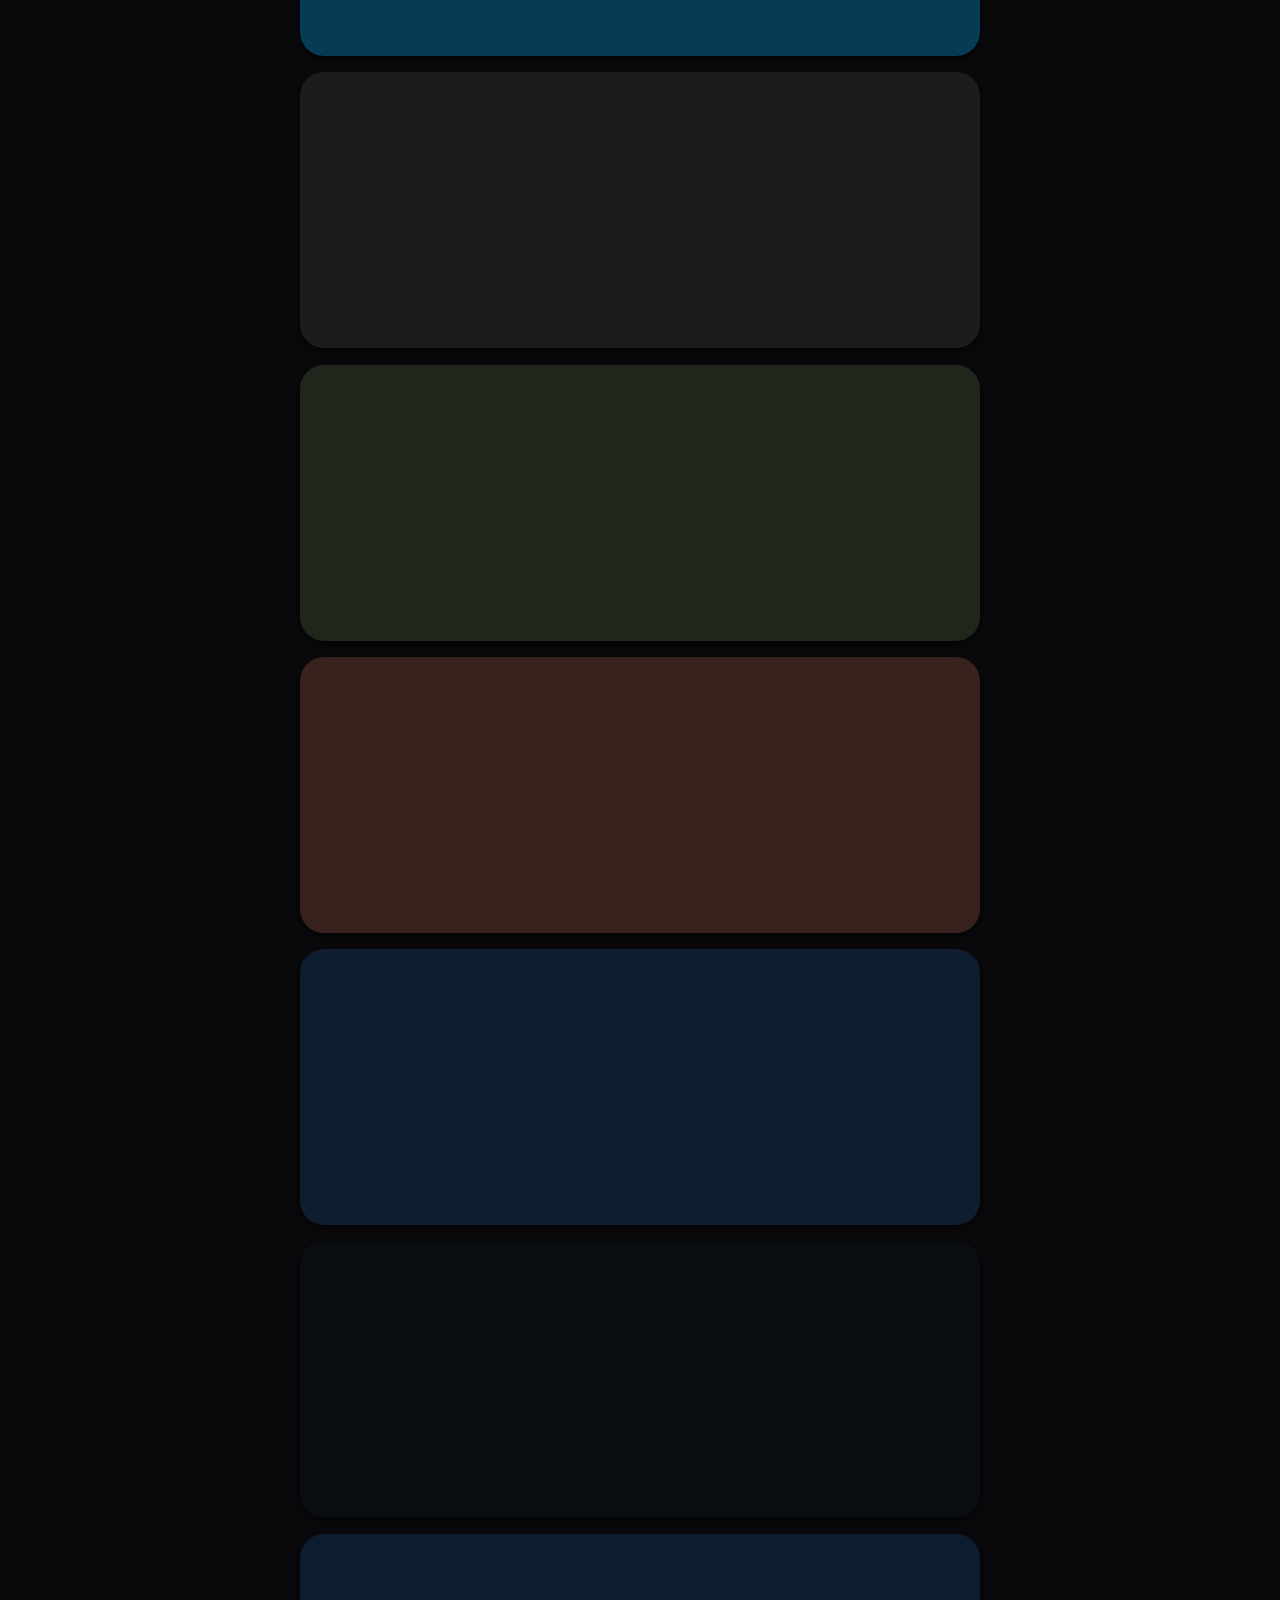
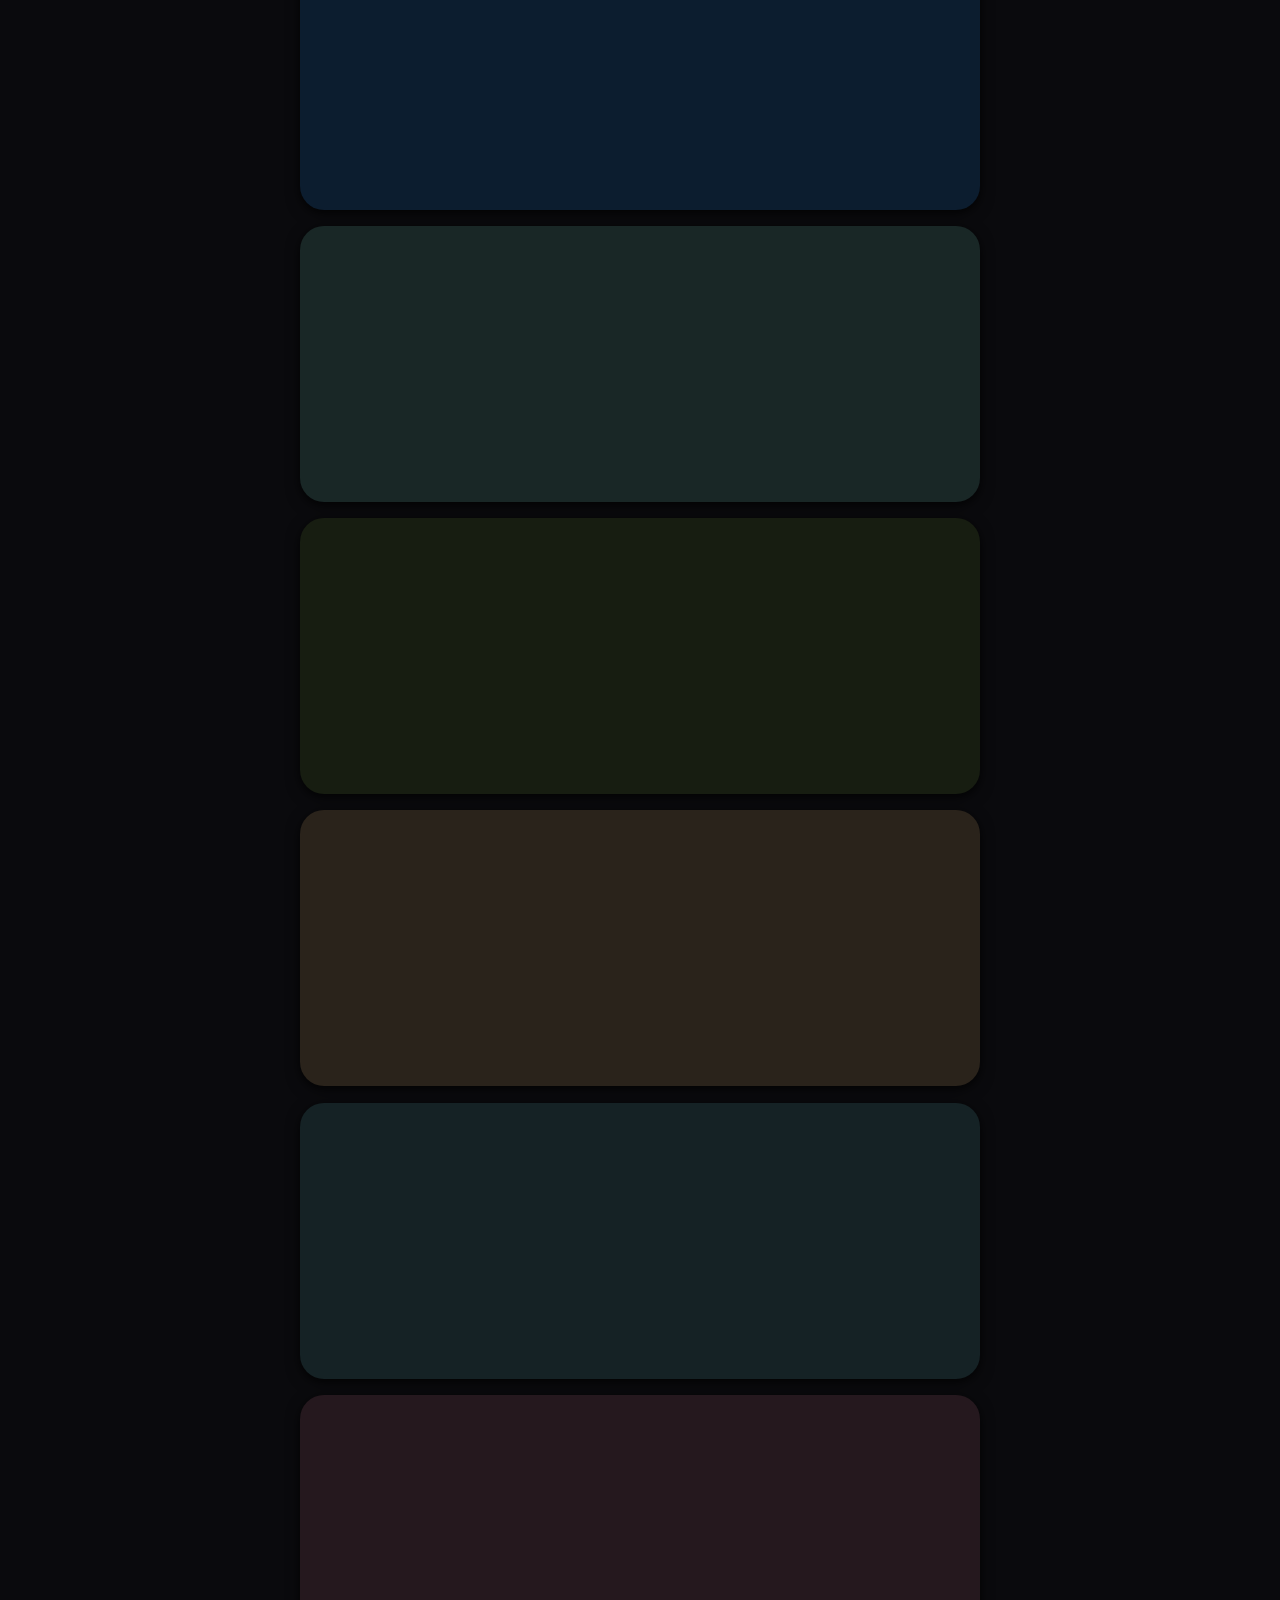
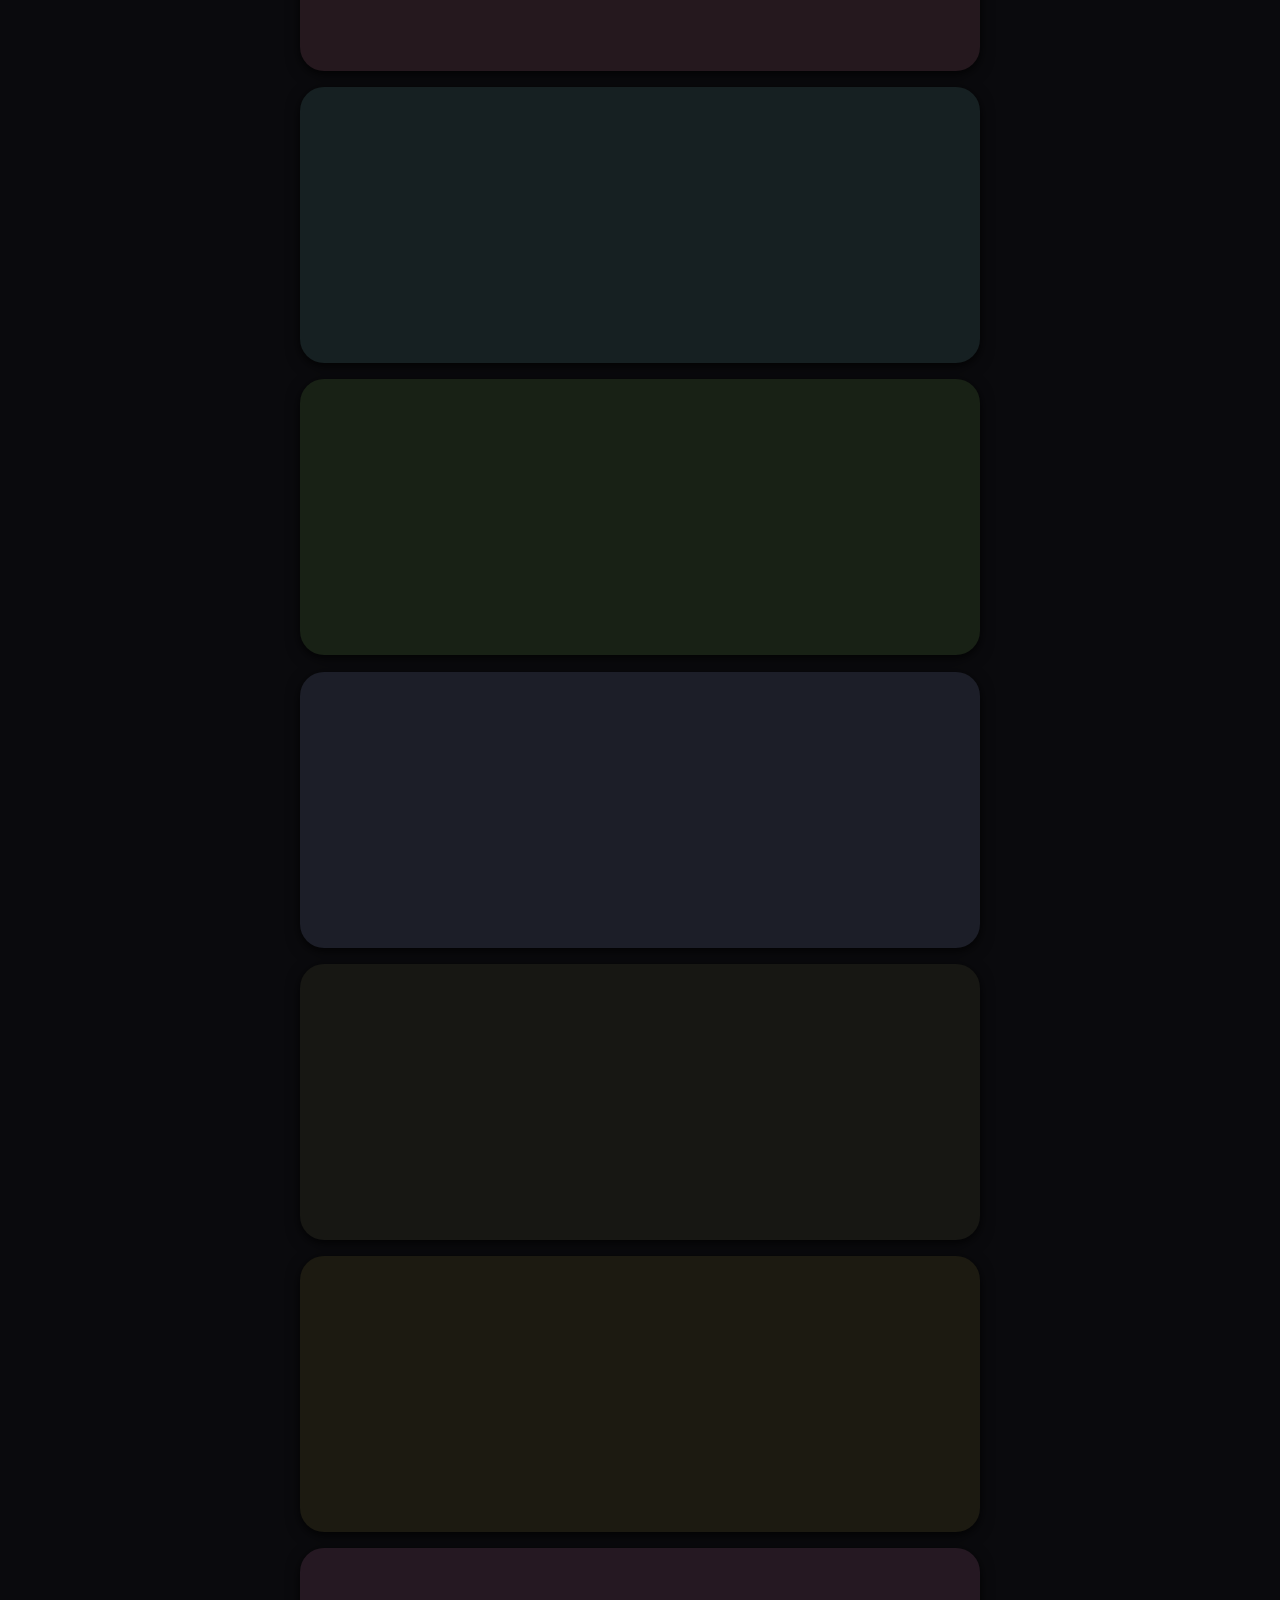
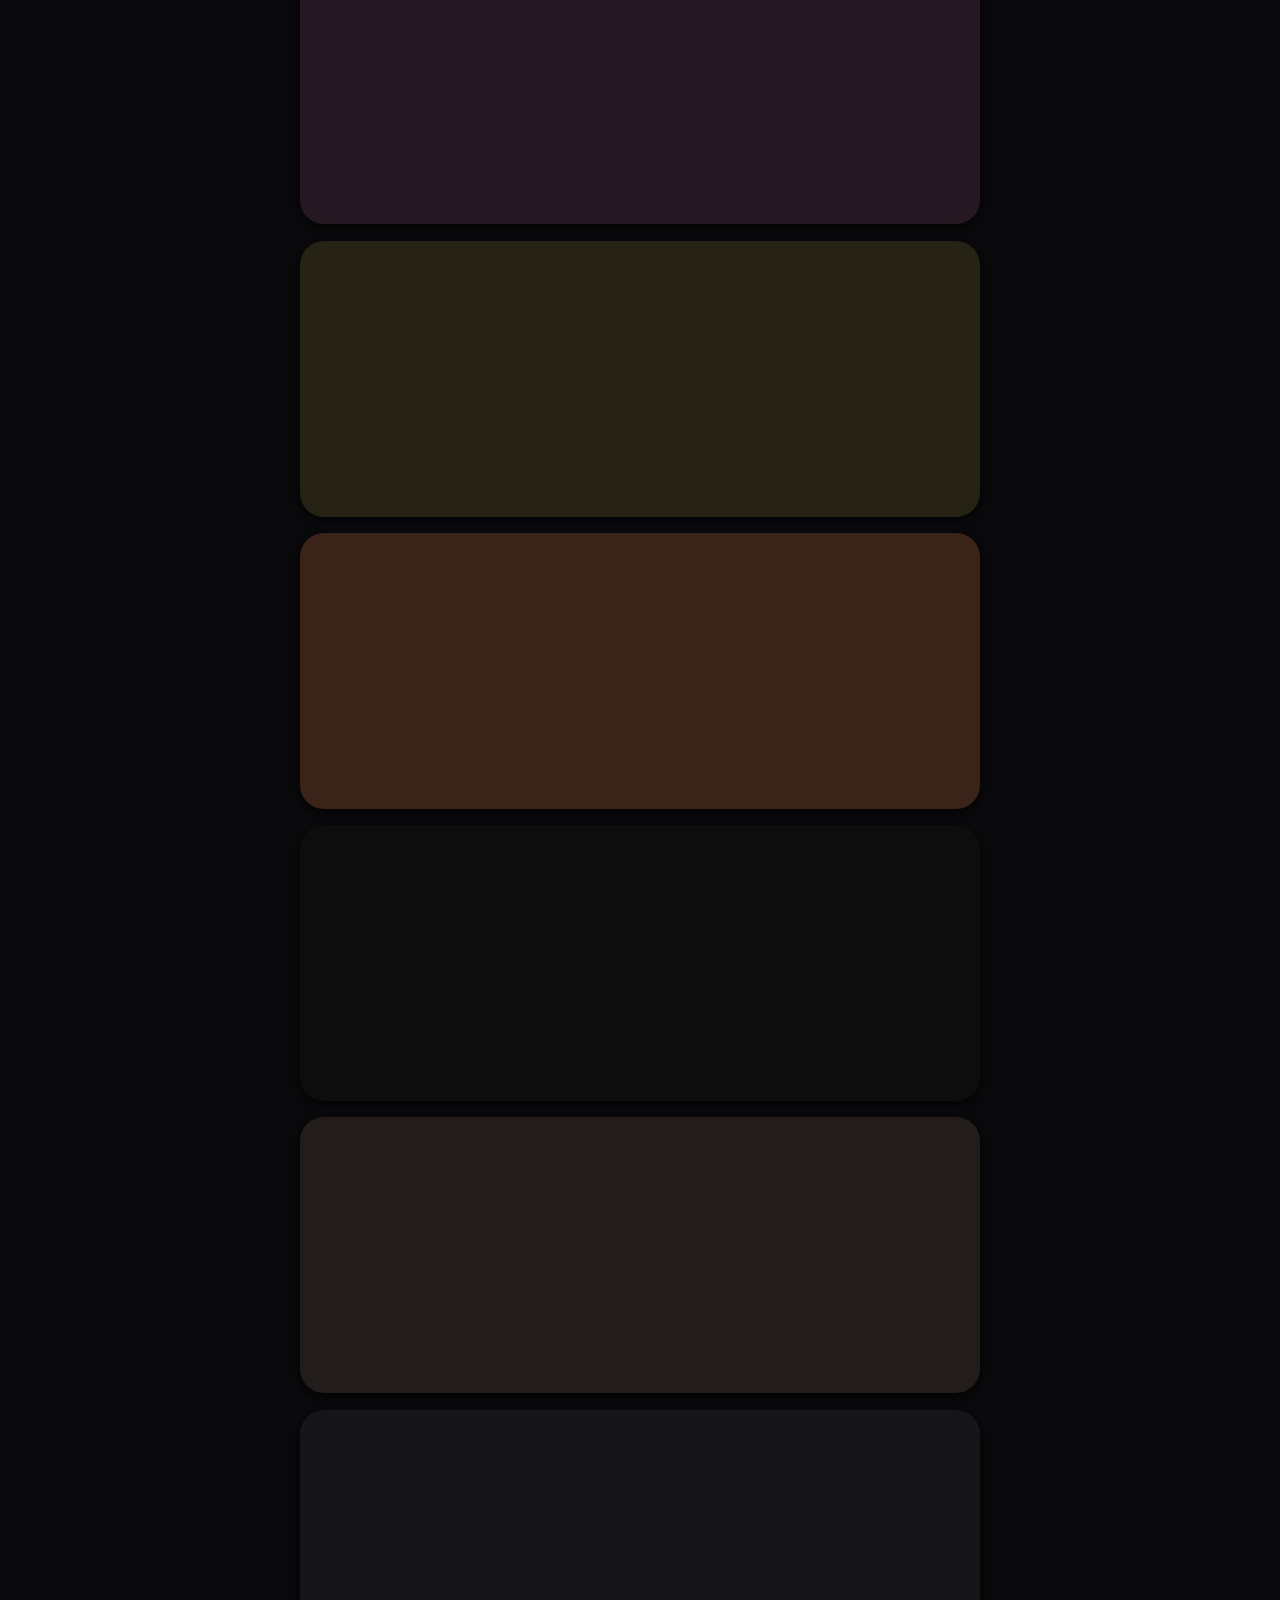
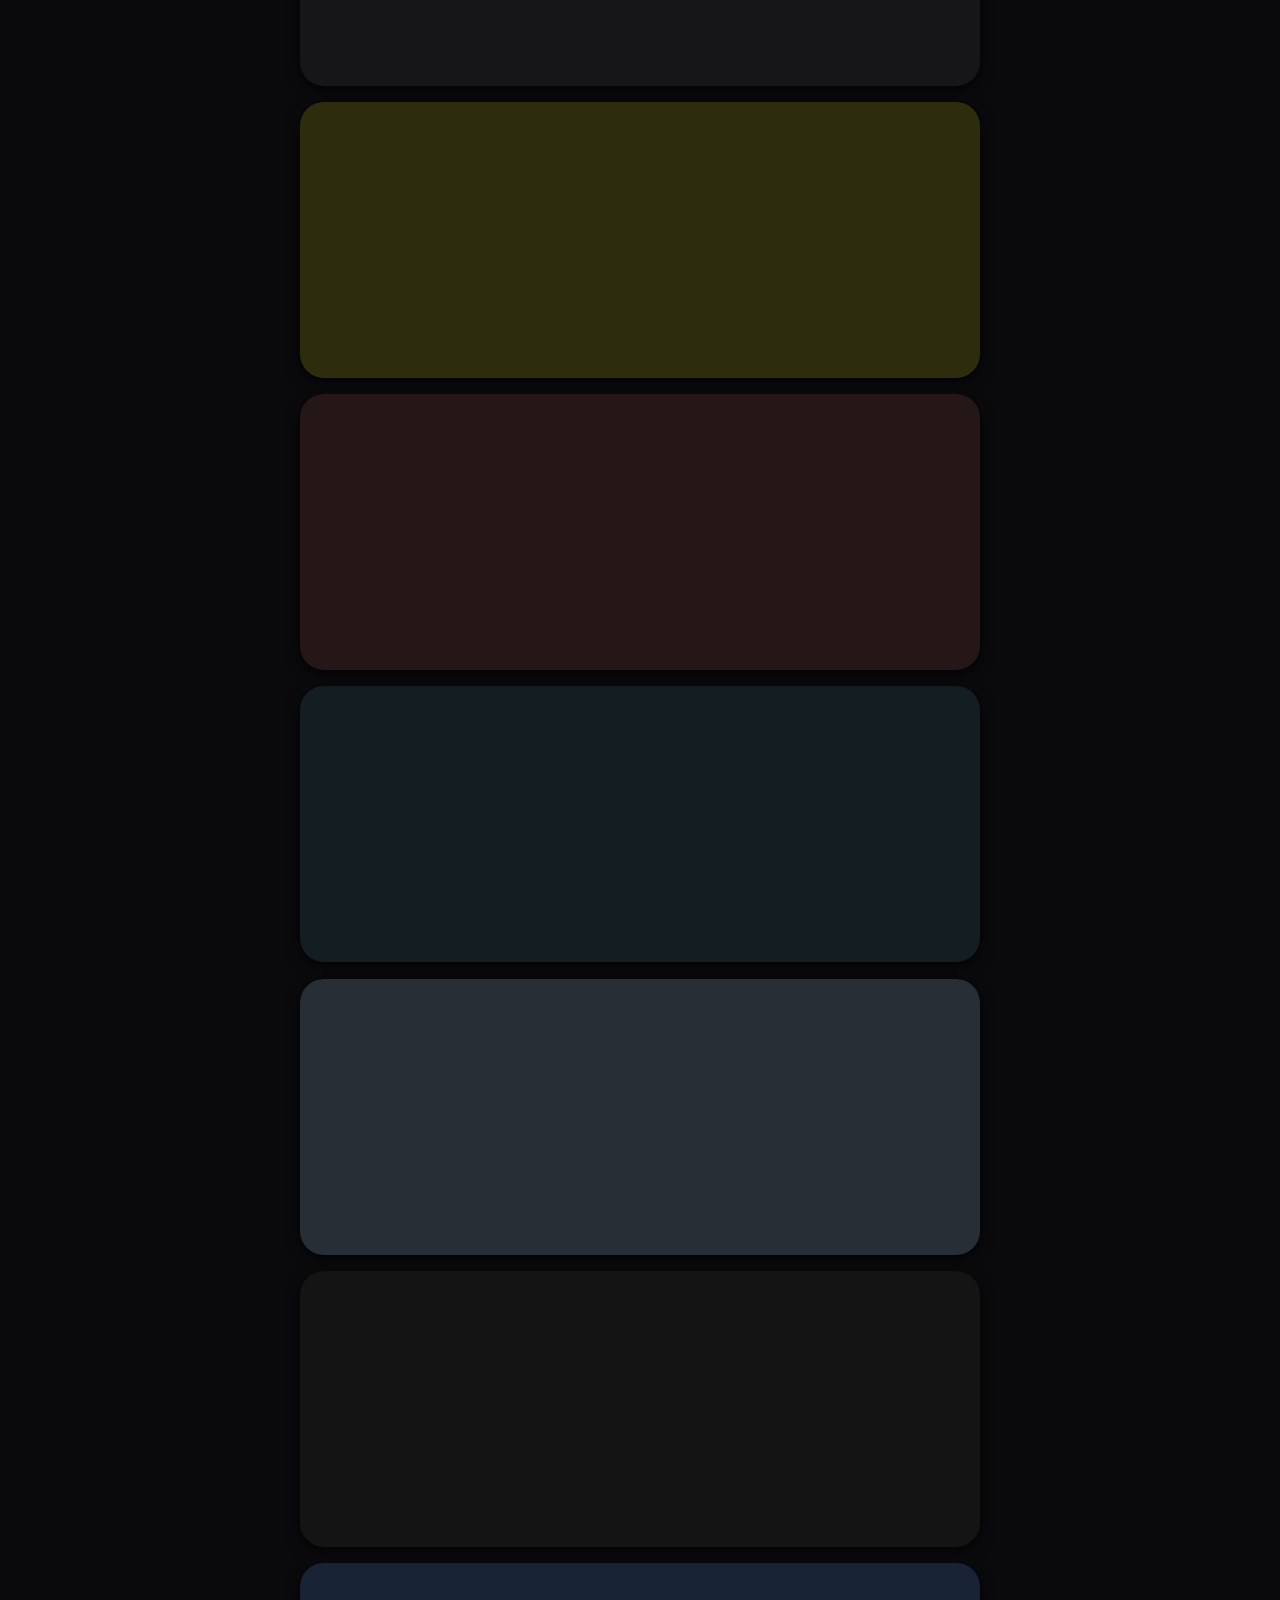
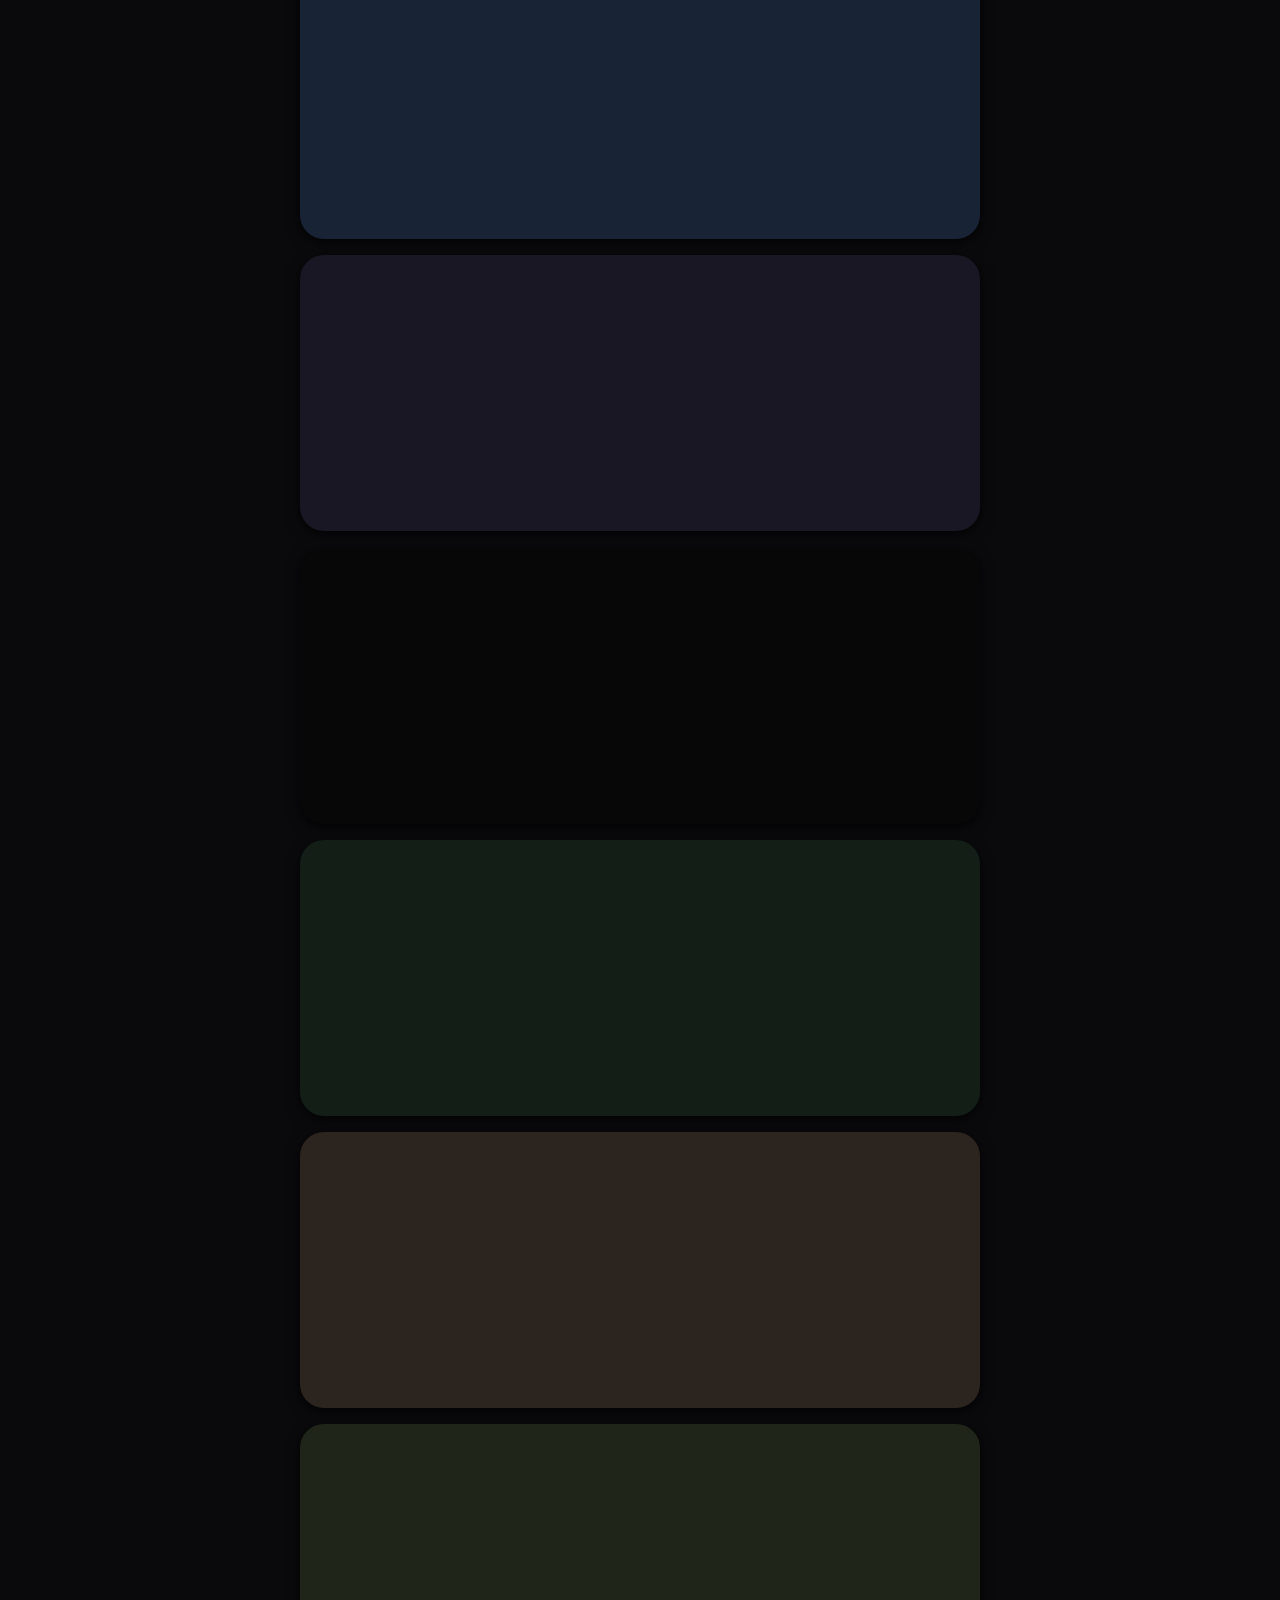
<file: uz/index.html>
<!DOCTYPE html>
<html lang="uz" dir="ltr">
<head>
  <meta charset="UTF-8">
  <meta name="viewport" content="width=device-width, initial-scale=1.0, minimum-scale=1.0, maximum-scale=1.0, user-scalable=no, viewport-fit=cover">
  <meta name="description" content="Аллоҳнинг 99 та гўзал исми (Асмоул-Ҳусна) — арабчаси, талаффуз, аудио тиловат, каллиграфия ва ўзбек тилидаги маънолари.">
  <meta name="theme-color" content="#0c0c0f">
  <meta name="apple-mobile-web-app-capable" content="yes">
  <meta name="mobile-web-app-capable" content="yes">
  <meta name="apple-mobile-web-app-status-bar-style" content="black-translucent">
  <meta name="apple-mobile-web-app-title" content="Аллоҳ">
  <link rel="apple-touch-icon" href="icons/apple-touch-icon-v2.png">
  <link rel="icon" type="image/png" sizes="32x32" href="icons/favicon-32.png">
  <link rel="icon" type="image/png" sizes="16x16" href="icons/favicon-16.png">
  <link rel="manifest" href="manifest.webmanifest">
  <meta property="og:title" content="У — Аллоҳ — Асмоул-Ҳусна">
  <meta property="og:description" content="Аллоҳнинг 99 та гўзал исми — аудио, каллиграфия ва ўзбекча таржима билан.">
  <meta property="og:type" content="website">
  <meta property="og:image" content="icons/icon-512-v2.png">
  <title>Аллоҳ</title>
  <link rel="preconnect" href="https://fonts.googleapis.com">
  <link rel="preconnect" href="https://fonts.gstatic.com" crossorigin>
  <link rel="stylesheet" href="https://fonts.googleapis.com/css2?family=Amiri+Quran&family=Amiri:wght@400;700&family=Cairo:wght@600;700&display=swap">
  <script>
    document.documentElement.setAttribute('data-theme', 'dark');
    (function () {
      var stop = function (e) { e.preventDefault(); };
      document.addEventListener('gesturestart', stop);
      document.addEventListener('gesturechange', stop);
      document.addEventListener('gestureend', stop);
      document.addEventListener('touchmove', function (e) {
        if (e.touches && e.touches.length > 1) e.preventDefault();
      }, { passive: false });
    })();
  </script>
  <link rel="stylesheet" href="style.css?v=2026053012">
</head>
<body>
  <a class="skip-link" href="#main">Skip to content</a>

  <div class="search-shell">
    <a class="about-link" href="about.html" aria-label="Исмлар ҳақида" title="Исмлар ҳақида">
      <svg viewBox="0 0 24 24" width="20" height="20" fill="none" stroke="currentColor" stroke-width="1.6" stroke-linecap="round" stroke-linejoin="round" aria-hidden="true">
        <path d="M6 4h11a2 2 0 0 1 2 2v14H8a2 2 0 0 1-2-2V4z"/>
        <path d="M9 8h7M9 12h7M9 16h5"/>
      </svg>
    </a>
    <label class="search">
      <svg class="search-icon" viewBox="0 0 24 24" width="22" height="22" fill="none" stroke="currentColor" stroke-width="1.6" aria-hidden="true">
        <circle cx="11" cy="11" r="6.5"/>
        <path d="M16 16l4 4" stroke-linecap="round"/>
      </svg>
      <input type="search" id="search" placeholder="Қидирув" autocomplete="off">
      <button type="button" class="search-clear" id="search-clear" aria-label="Clear search" hidden>
        <svg viewBox="0 0 24 24" width="18" height="18" fill="none" stroke="currentColor" stroke-width="2" stroke-linecap="round" aria-hidden="true">
          <path d="M6 6l12 12M18 6L6 18"/>
        </svg>
      </button>
    </label>
    <button type="button" class="favorites-toggle" id="favorites-toggle" aria-pressed="false" aria-label="Show favorites only">
      <svg viewBox="0 0 24 24" width="18" height="18" fill="none" stroke="currentColor" stroke-width="1.6" aria-hidden="true">
        <path d="M12 20s-7-4.5-7-10a4.5 4.5 0 0 1 8-2.5A4.5 4.5 0 0 1 19 10c0 5.5-7 10-7 10z" stroke-linejoin="round"/>
      </svg>
    </button>
  </div>

  <main id="main">
    <section id="todays-name" class="todays-name" aria-labelledby="todays-name-label" hidden></section>
    <div id="list" class="cards" aria-busy="true">
      <article class="name-card skeleton" aria-hidden="true"></article>
      <article class="name-card skeleton" aria-hidden="true"></article>
      <article class="name-card skeleton" aria-hidden="true"></article>
    </div>
  </main>

  <div class="install-banner" id="install-banner" hidden>
    <img src="icons/icon-192-v2.png" alt="" class="install-banner-icon">
    <div class="install-banner-text">
      <strong>Иловани ўрнатиш</strong>
      <p>Ушбу иловани телефонингизга ўрнатинг — оффлайн ҳам ишлайди.</p>
    </div>
    <button id="install-banner-action">Ўрнатиш</button>
    <button id="install-banner-close" aria-label="Ёпиш">✕</button>
  </div>

  <div id="toast" class="toast" role="status" aria-live="polite" hidden></div>

  <script type="module" src="app.js?v=2026053012"></script>
  <script>
    if ('serviceWorker' in navigator) {
      window.addEventListener('load', function () {
        navigator.serviceWorker.register('sw.js', { updateViaCache: 'none' }).then(function (reg) {
          setInterval(function () { reg.update(); }, 60 * 60 * 1000);
        }).catch(function () {});
        // Auto-reload when a fresh SW takes over from an older one. Skip the
        // first-install transition (controller goes from null → present),
        // which would otherwise reload the page right after the first visit.
        var hadController = !!navigator.serviceWorker.controller;
        var refreshing = false;
        navigator.serviceWorker.addEventListener('controllerchange', function () {
          if (!hadController) { hadController = true; return; }
          if (refreshing) return;
          refreshing = true;
          window.location.reload();
        });
      });
    }
  </script>
</body>
</html>
</file>
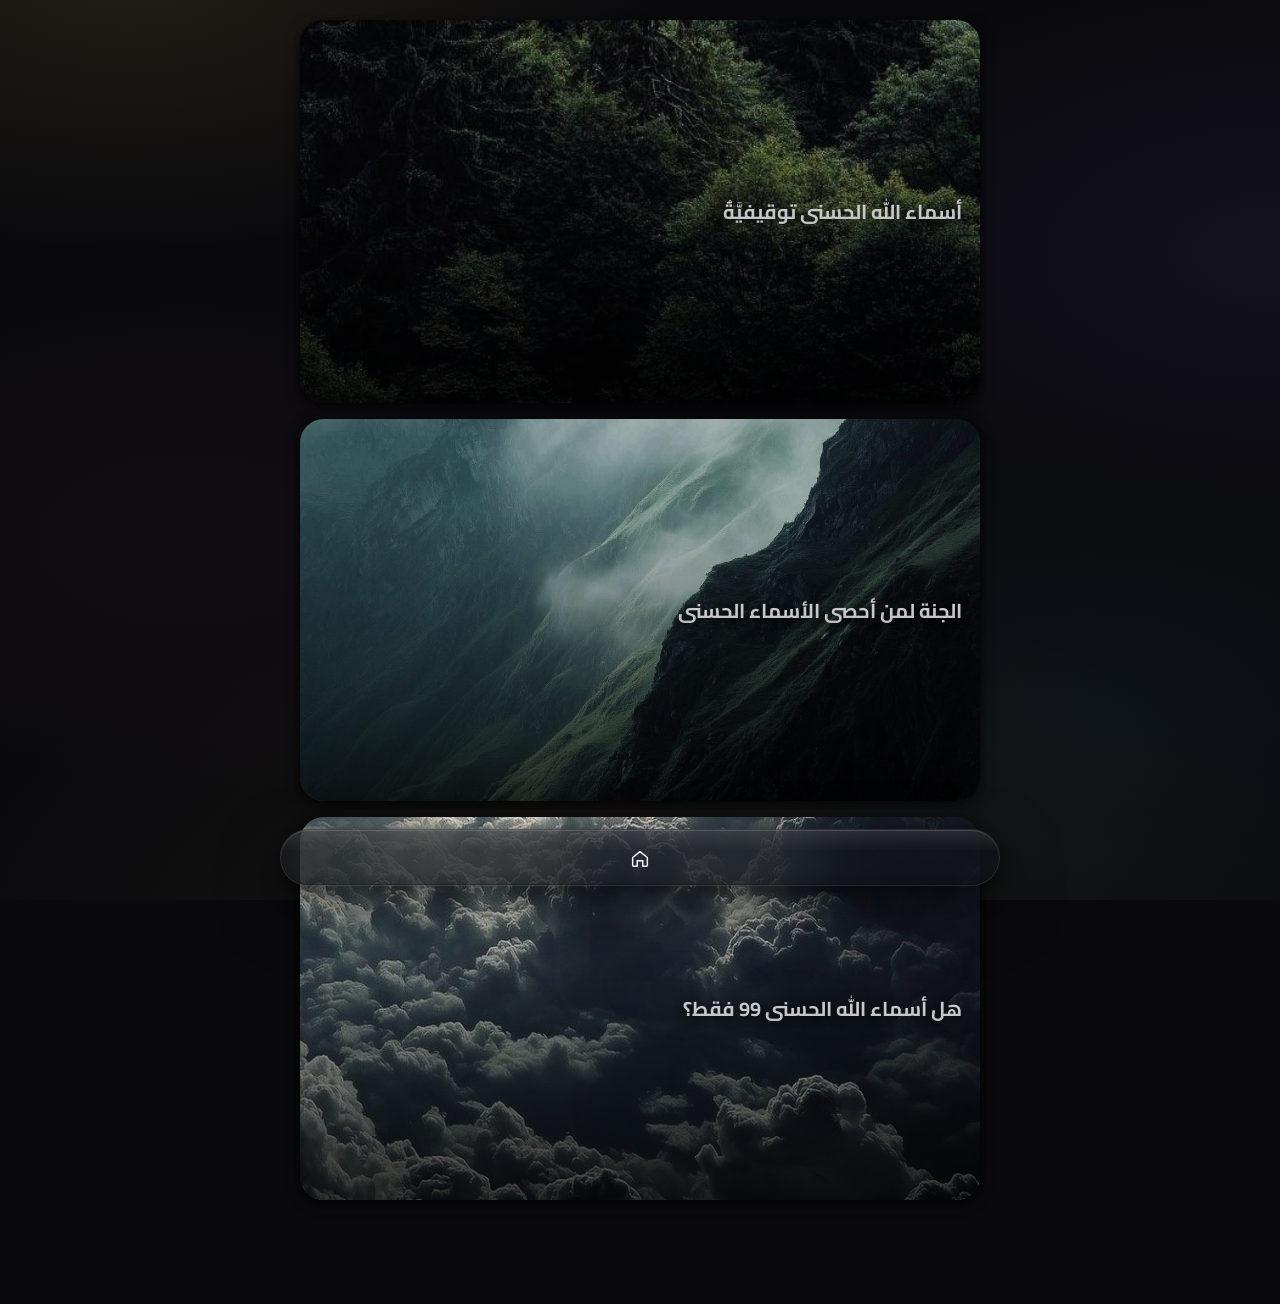
<file: about.html>
<!DOCTYPE html>
<html lang="ar" dir="rtl">
<head>
  <meta charset="UTF-8">
  <meta name="viewport" content="width=device-width, initial-scale=1.0, minimum-scale=1.0, maximum-scale=1.0, user-scalable=no, viewport-fit=cover">
  <meta name="description" content="مقالات تعريفية حول أسماء الله الحسنى — مصادرها، أقسامها، وأحكامها.">
  <meta name="theme-color" content="#0c0c0f">
  <meta name="apple-mobile-web-app-capable" content="yes">
  <meta name="mobile-web-app-capable" content="yes">
  <meta name="apple-mobile-web-app-status-bar-style" content="black-translucent">
  <meta name="apple-mobile-web-app-title" content="الله">
  <link rel="apple-touch-icon" href="icons/apple-touch-icon-v2.png">
  <link rel="icon" type="image/png" sizes="32x32" href="icons/favicon-32.png">
  <link rel="icon" type="image/png" sizes="16x16" href="icons/favicon-16.png">
  <link rel="manifest" href="manifest.webmanifest">
  <title id="page-title">الله</title>
  <link rel="preconnect" href="https://fonts.googleapis.com">
  <link rel="preconnect" href="https://fonts.gstatic.com" crossorigin>
  <link rel="stylesheet" href="https://fonts.googleapis.com/css2?family=Amiri+Quran&family=Amiri:wght@400;700&family=Cairo:wght@600;700&display=swap">
  <script>
    document.documentElement.setAttribute('data-theme', 'dark');
    (function () {
      var stop = function (e) { e.preventDefault(); };
      document.addEventListener('gesturestart', stop);
      document.addEventListener('gesturechange', stop);
      document.addEventListener('gestureend', stop);
      document.addEventListener('touchmove', function (e) {
        if (e.touches && e.touches.length > 1) e.preventDefault();
      }, { passive: false });
    })();
  </script>
  <link rel="stylesheet" href="style.css?v=2026053012">
</head>
<body class="detail-body">
  <a class="skip-link" href="#main">Skip to content</a>

  <header class="detail-bar">
    <a class="bar-btn" id="bar-back" href="about.html" rel="prev" aria-label="رجوع" hidden>
      <svg class="bar-btn-icon" viewBox="0 0 24 24" width="20" height="20" fill="none" stroke="currentColor" stroke-width="1.8" stroke-linecap="round" stroke-linejoin="round" aria-hidden="true">
        <path d="M19 12H5M12 5l-7 7 7 7"/>
      </svg>
    </a>
    <a class="bar-btn home" id="bar-home" href="./" aria-label="الرئيسية">
      <svg viewBox="0 0 24 24" width="22" height="22" fill="none" stroke="currentColor" stroke-width="1.6" stroke-linecap="round" stroke-linejoin="round" aria-hidden="true">
        <path d="M4 11.5L12 5l8 6.5V20a1 1 0 0 1-1 1h-4v-6h-6v6H5a1 1 0 0 1-1-1z"/>
      </svg>
    </a>
    <button class="bar-btn" id="bar-share" type="button" aria-label="مشاركة" hidden>
      <svg viewBox="0 0 24 24" width="20" height="20" fill="none" stroke="currentColor" stroke-width="1.7" stroke-linecap="round" stroke-linejoin="round" aria-hidden="true">
        <path d="M12 4v12"/><path d="M8 8l4-4 4 4"/><path d="M5 13v6a1 1 0 0 0 1 1h12a1 1 0 0 0 1-1v-6"/>
      </svg>
    </button>
  </header>

  <main id="main" class="detail-main">
    <div id="list-view" class="about-list" aria-busy="true"></div>
    <article id="detail-view" hidden>
      <h2 class="about-detail-title" id="about-title"></h2>
      <section class="section">
        <div class="section-body" id="about-body"></div>
      </section>
      <div class="text-size-controls" id="text-size-controls" role="group">
        <button class="text-size-btn" data-size="sm" type="button">A−</button>
        <button class="text-size-btn" data-size="md" type="button">A</button>
        <button class="text-size-btn" data-size="lg" type="button">A+</button>
      </div>
    </article>
  </main>

  <div id="toast" class="toast" role="status" aria-live="polite" hidden></div>

  <script type="module" src="about.js?v=2026053012"></script>
  <script>
    if ('serviceWorker' in navigator) {
      window.addEventListener('load', function () {
        navigator.serviceWorker.register('sw.js', { updateViaCache: 'none' }).then(function (reg) {
          setInterval(function () { reg.update(); }, 60 * 60 * 1000);
        }).catch(function () {});
        // Auto-reload when a fresh SW takes over from an older one. Skip the
        // first-install transition (controller goes from null → present),
        // which would otherwise reload the page right after the first visit.
        var hadController = !!navigator.serviceWorker.controller;
        var refreshing = false;
        navigator.serviceWorker.addEventListener('controllerchange', function () {
          if (!hadController) { hadController = true; return; }
          if (refreshing) return;
          refreshing = true;
          window.location.reload();
        });
      });
    }
  </script>
</body>
</html>
</file>
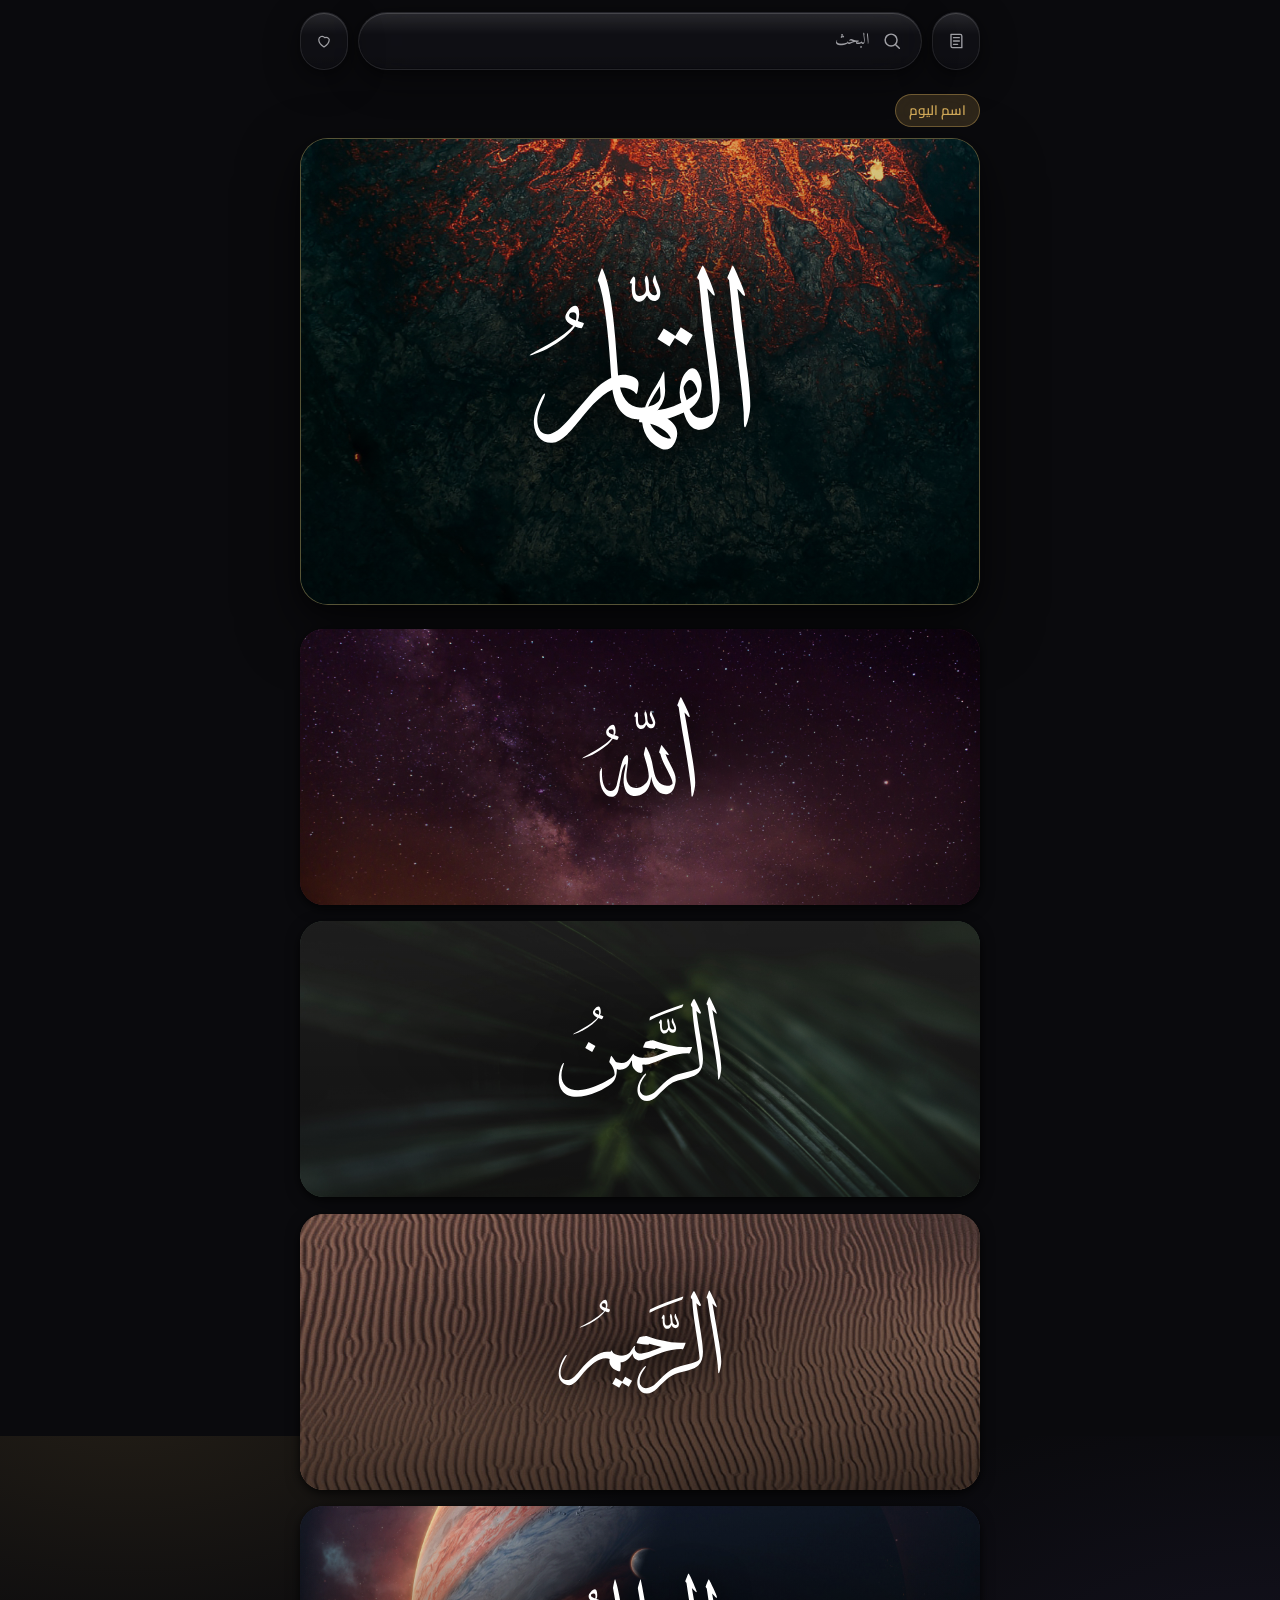
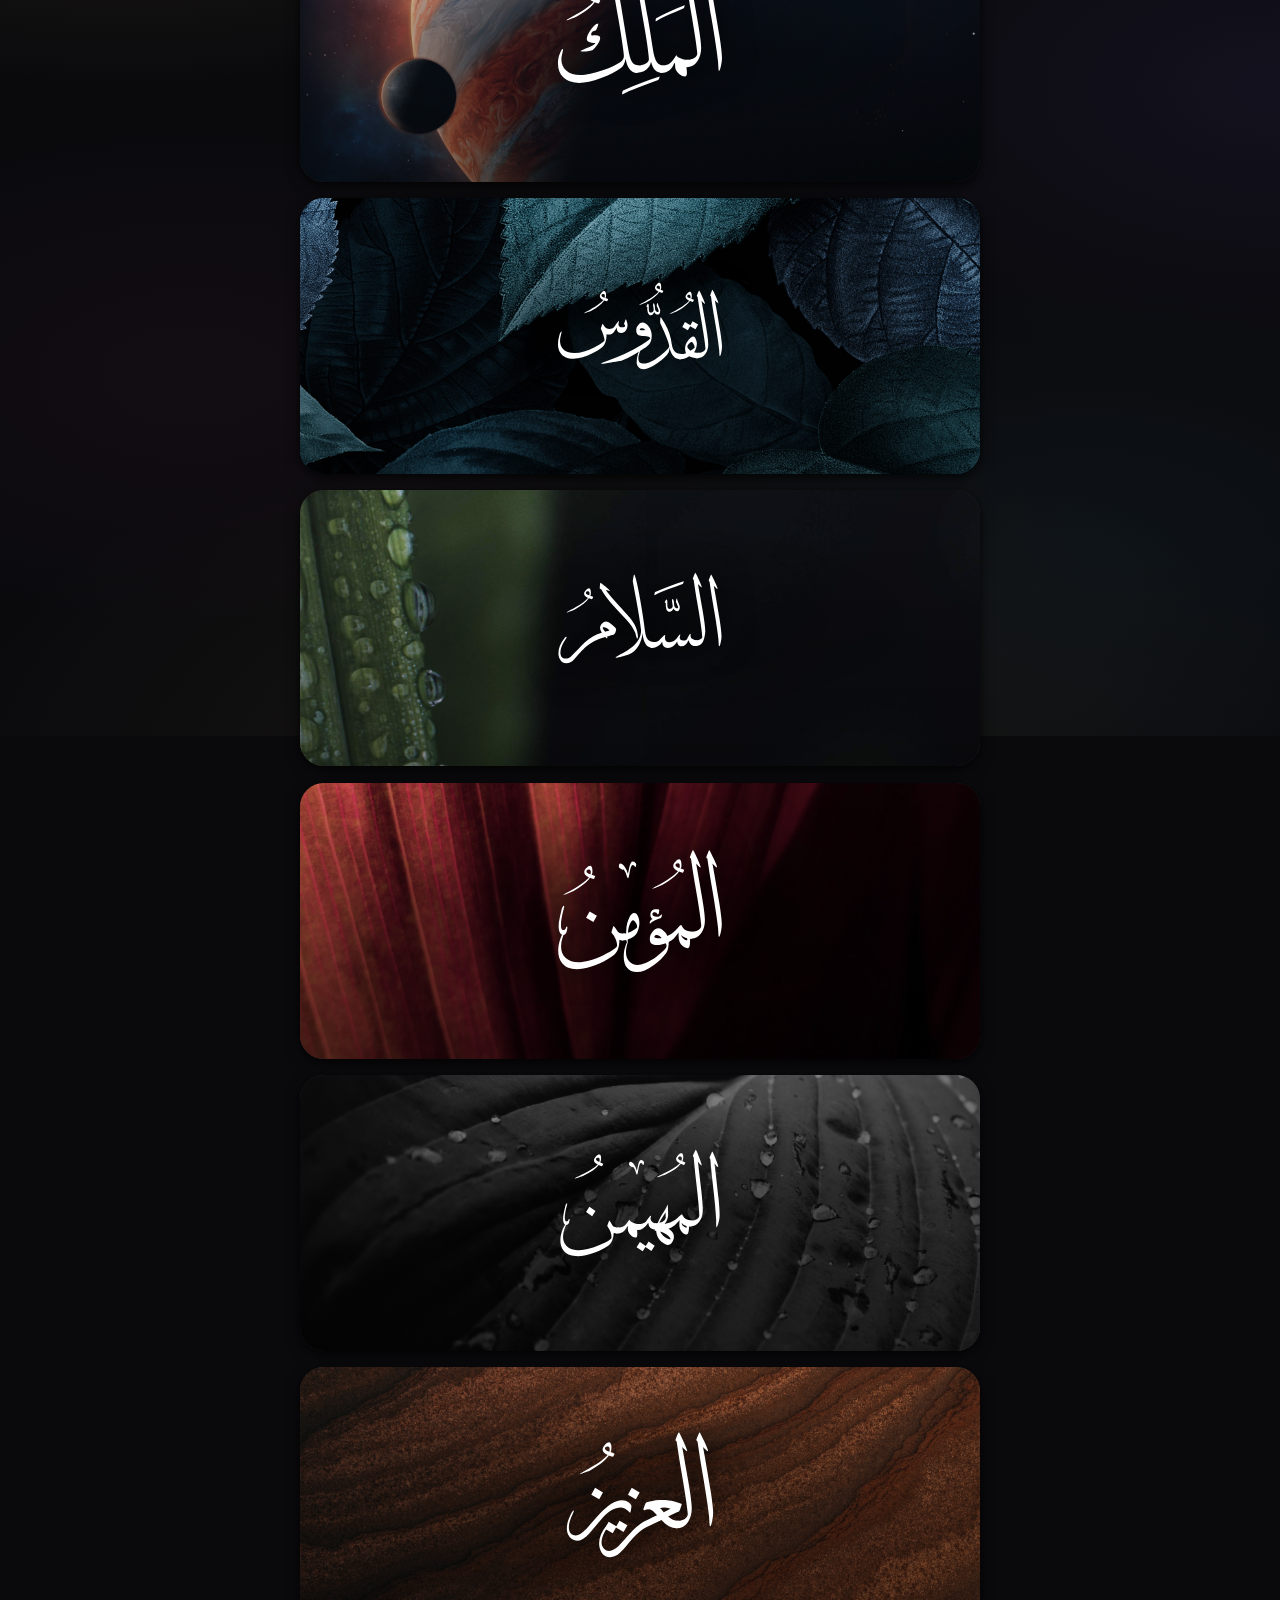
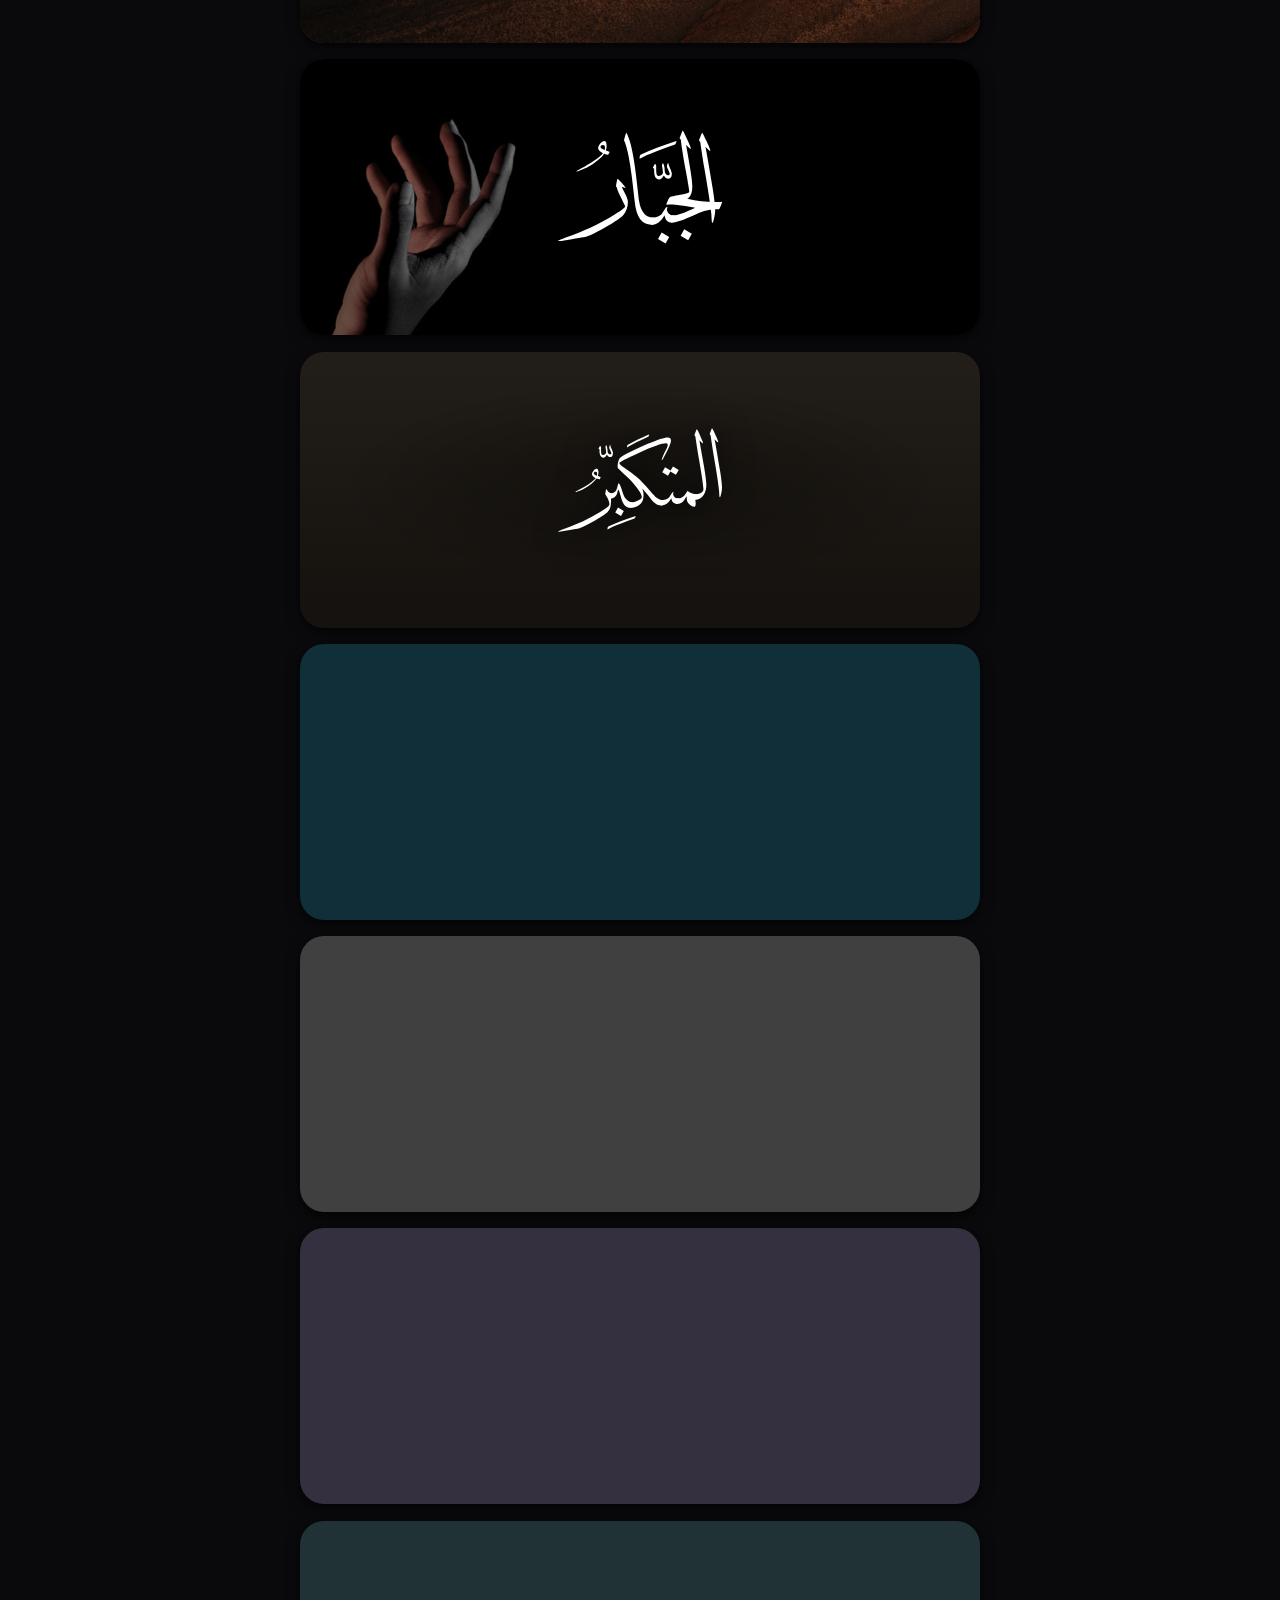
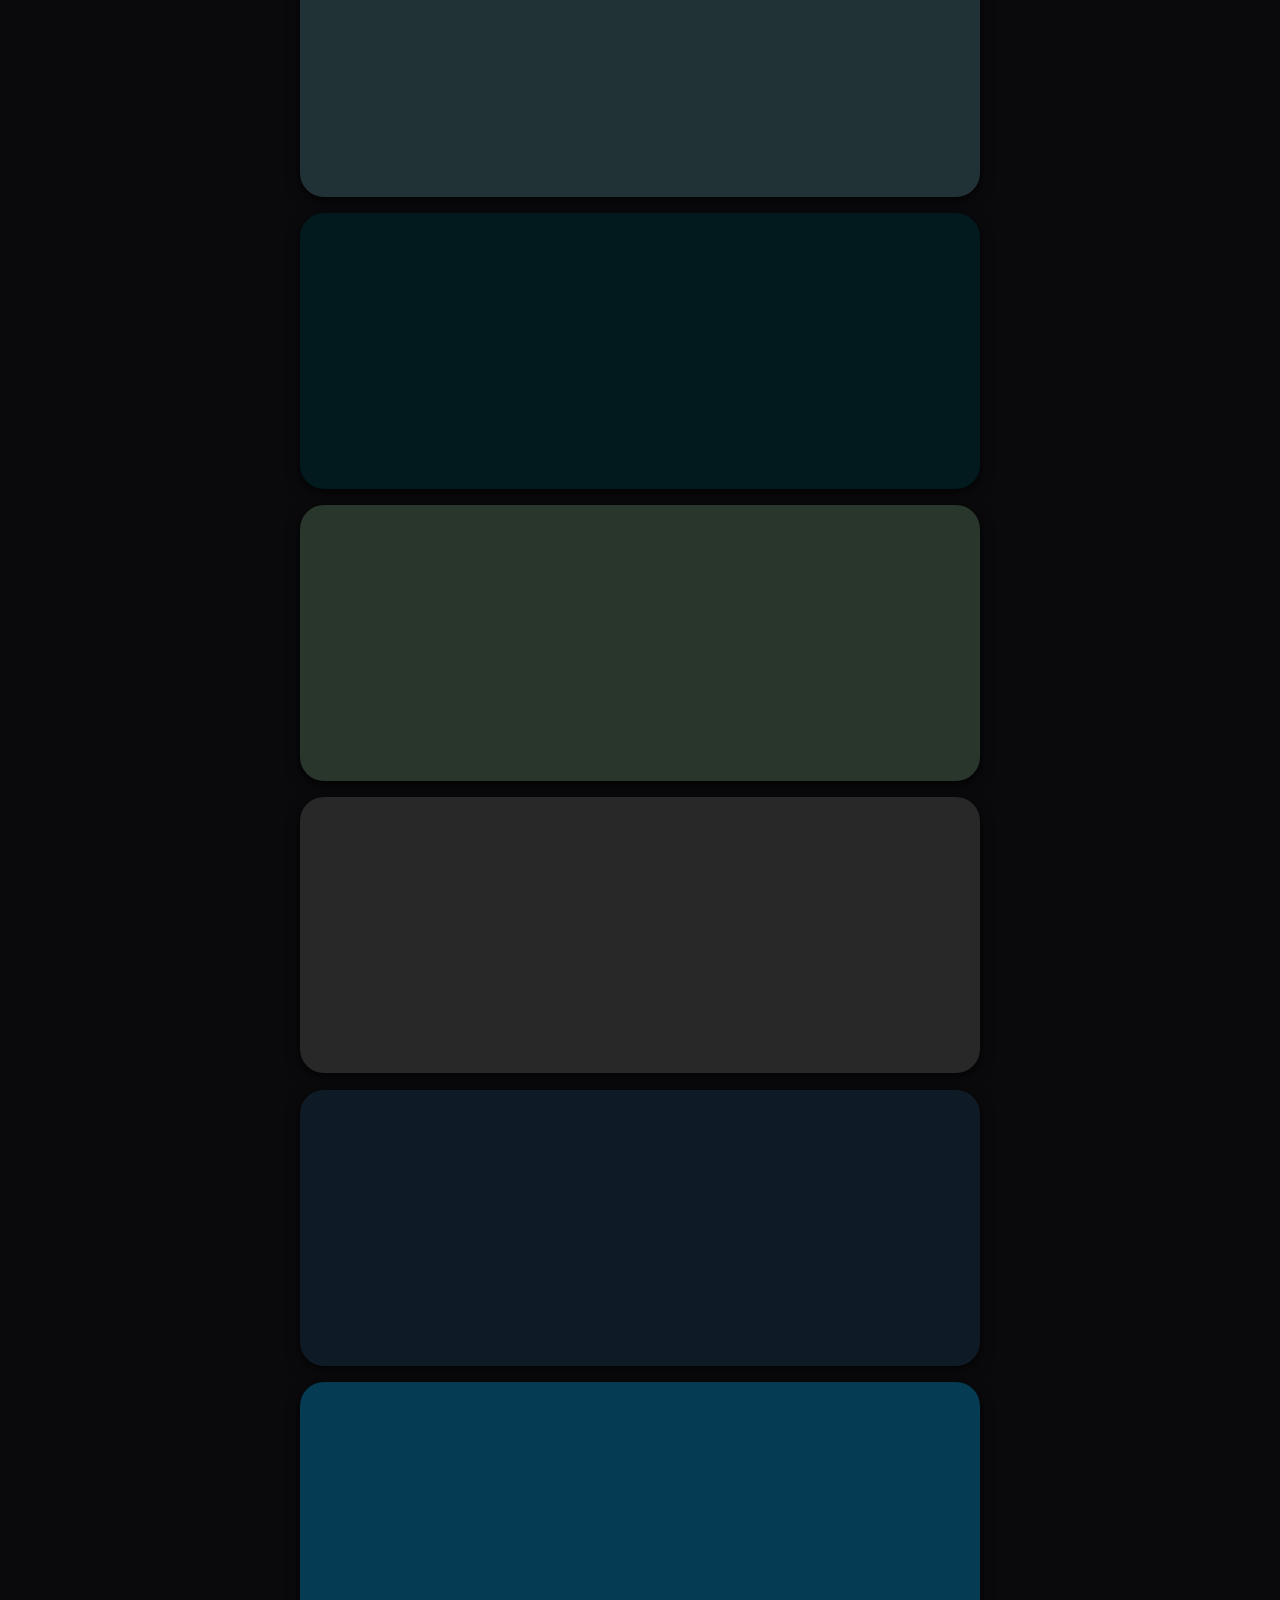
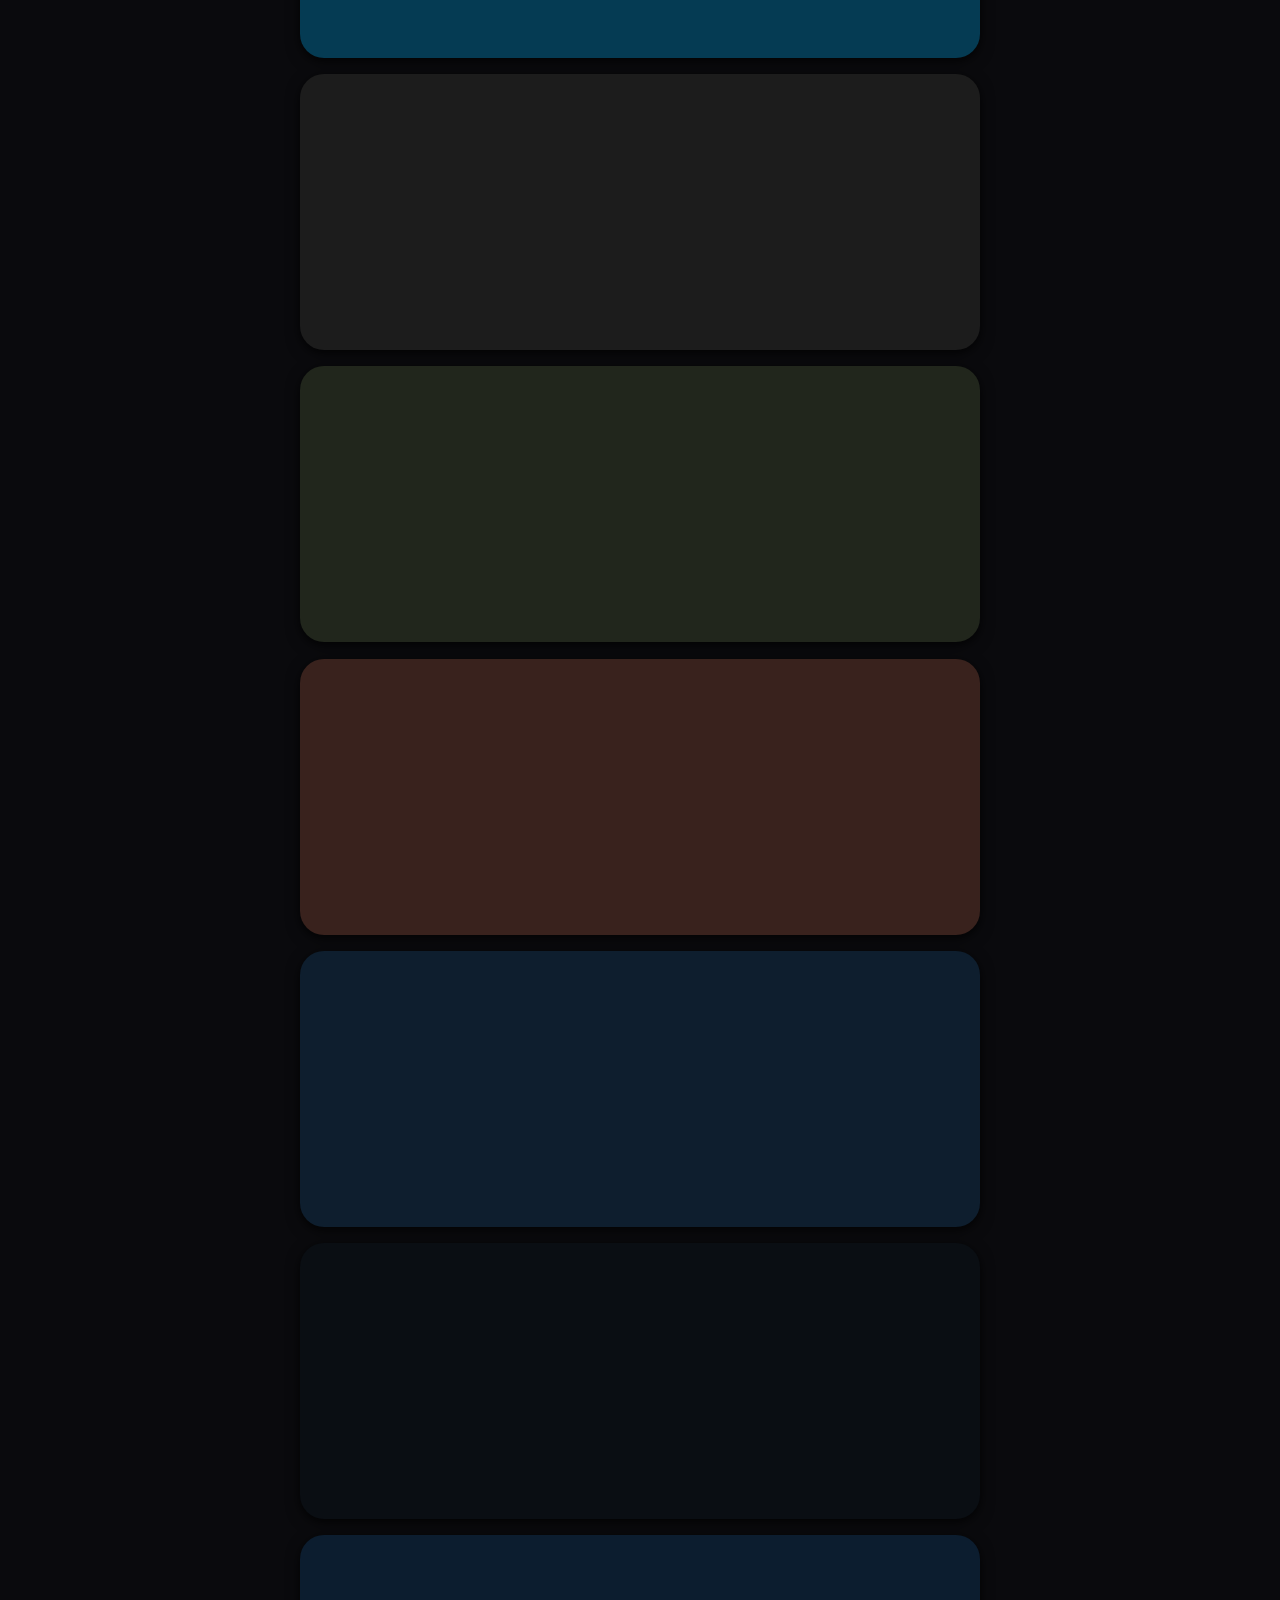
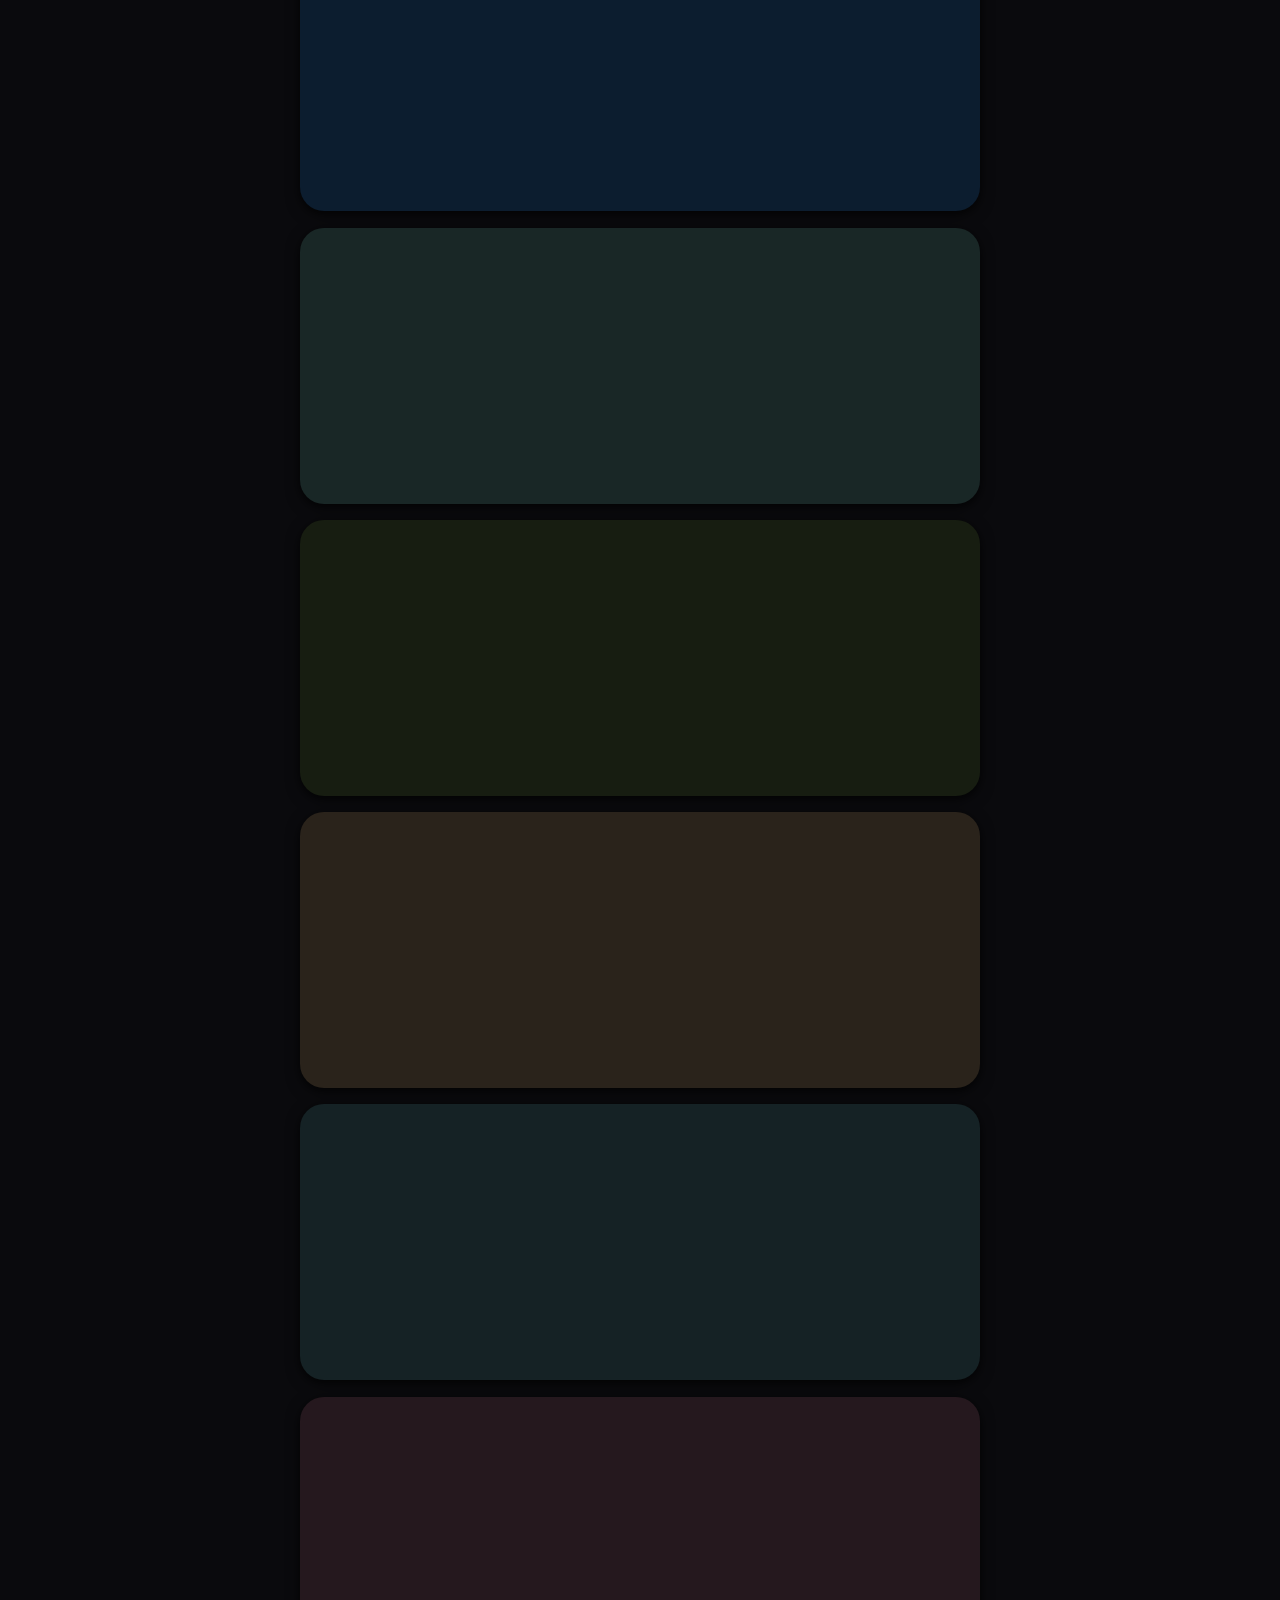
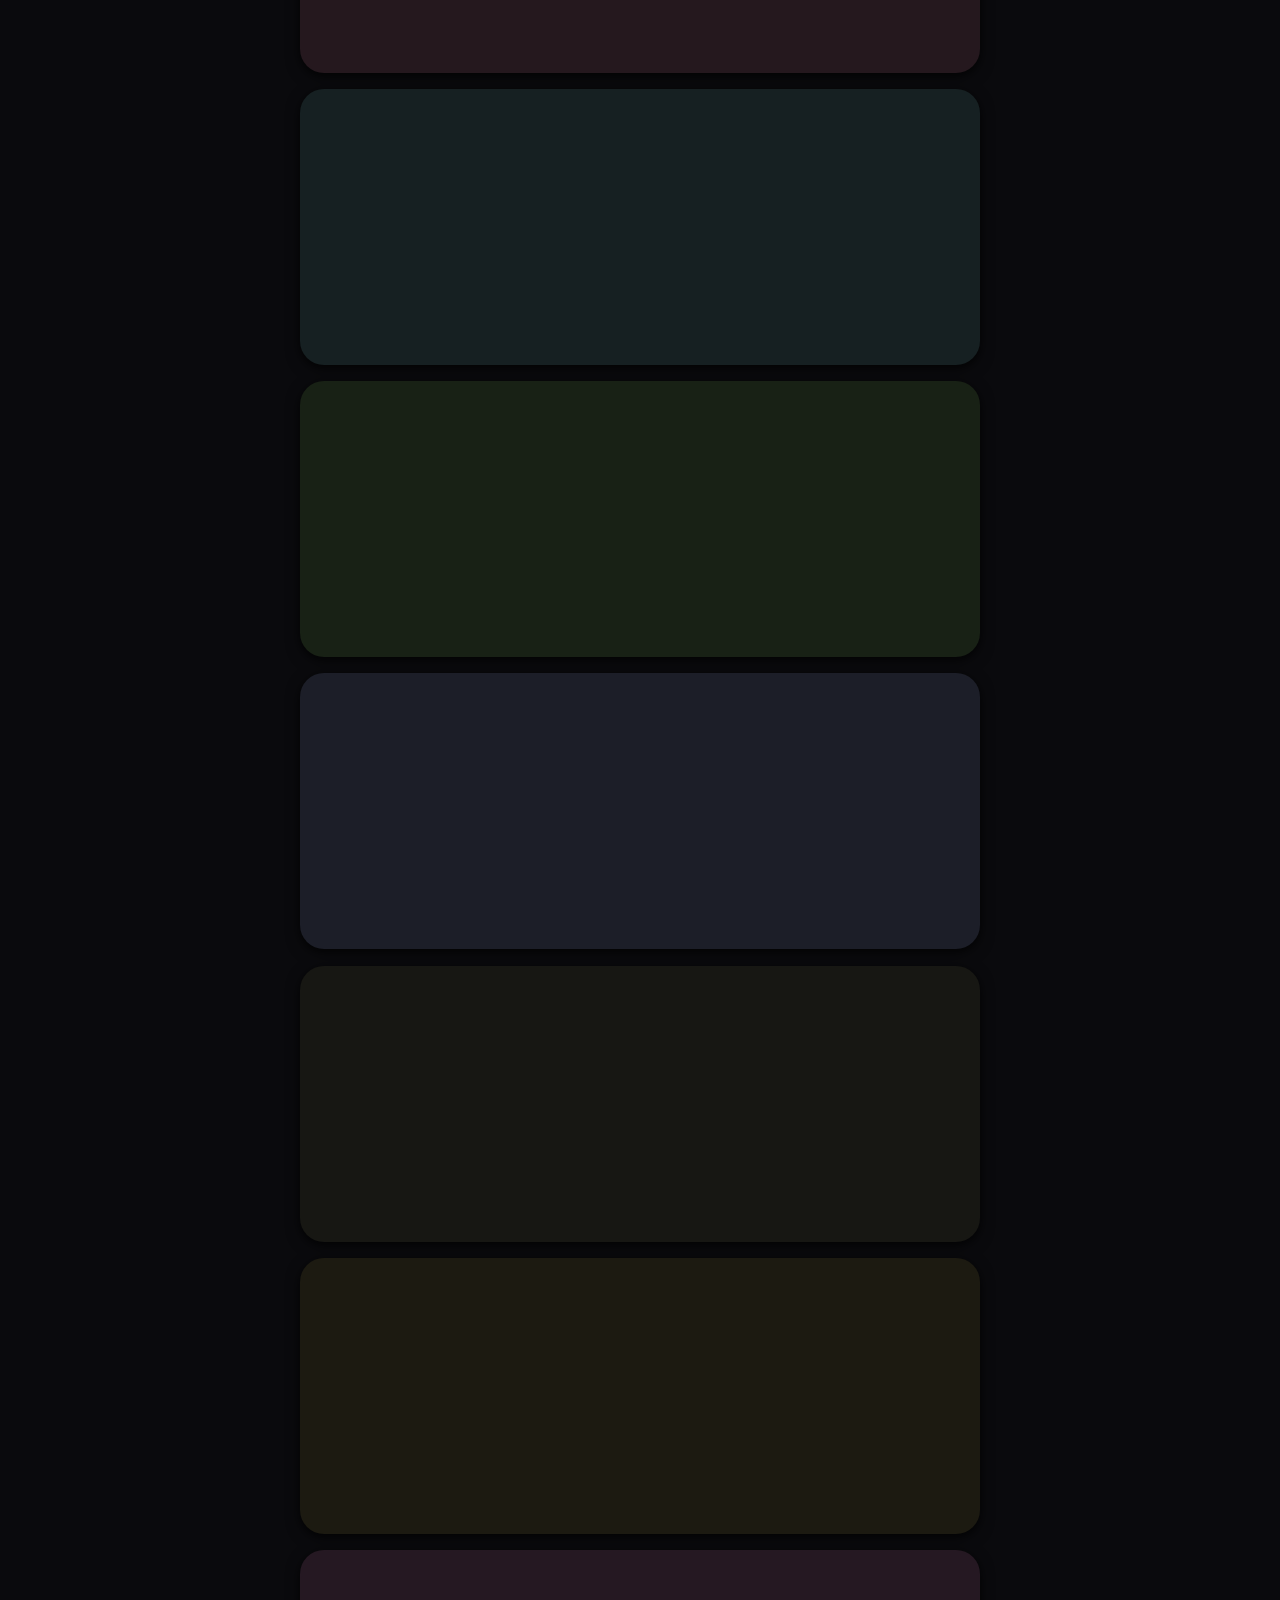
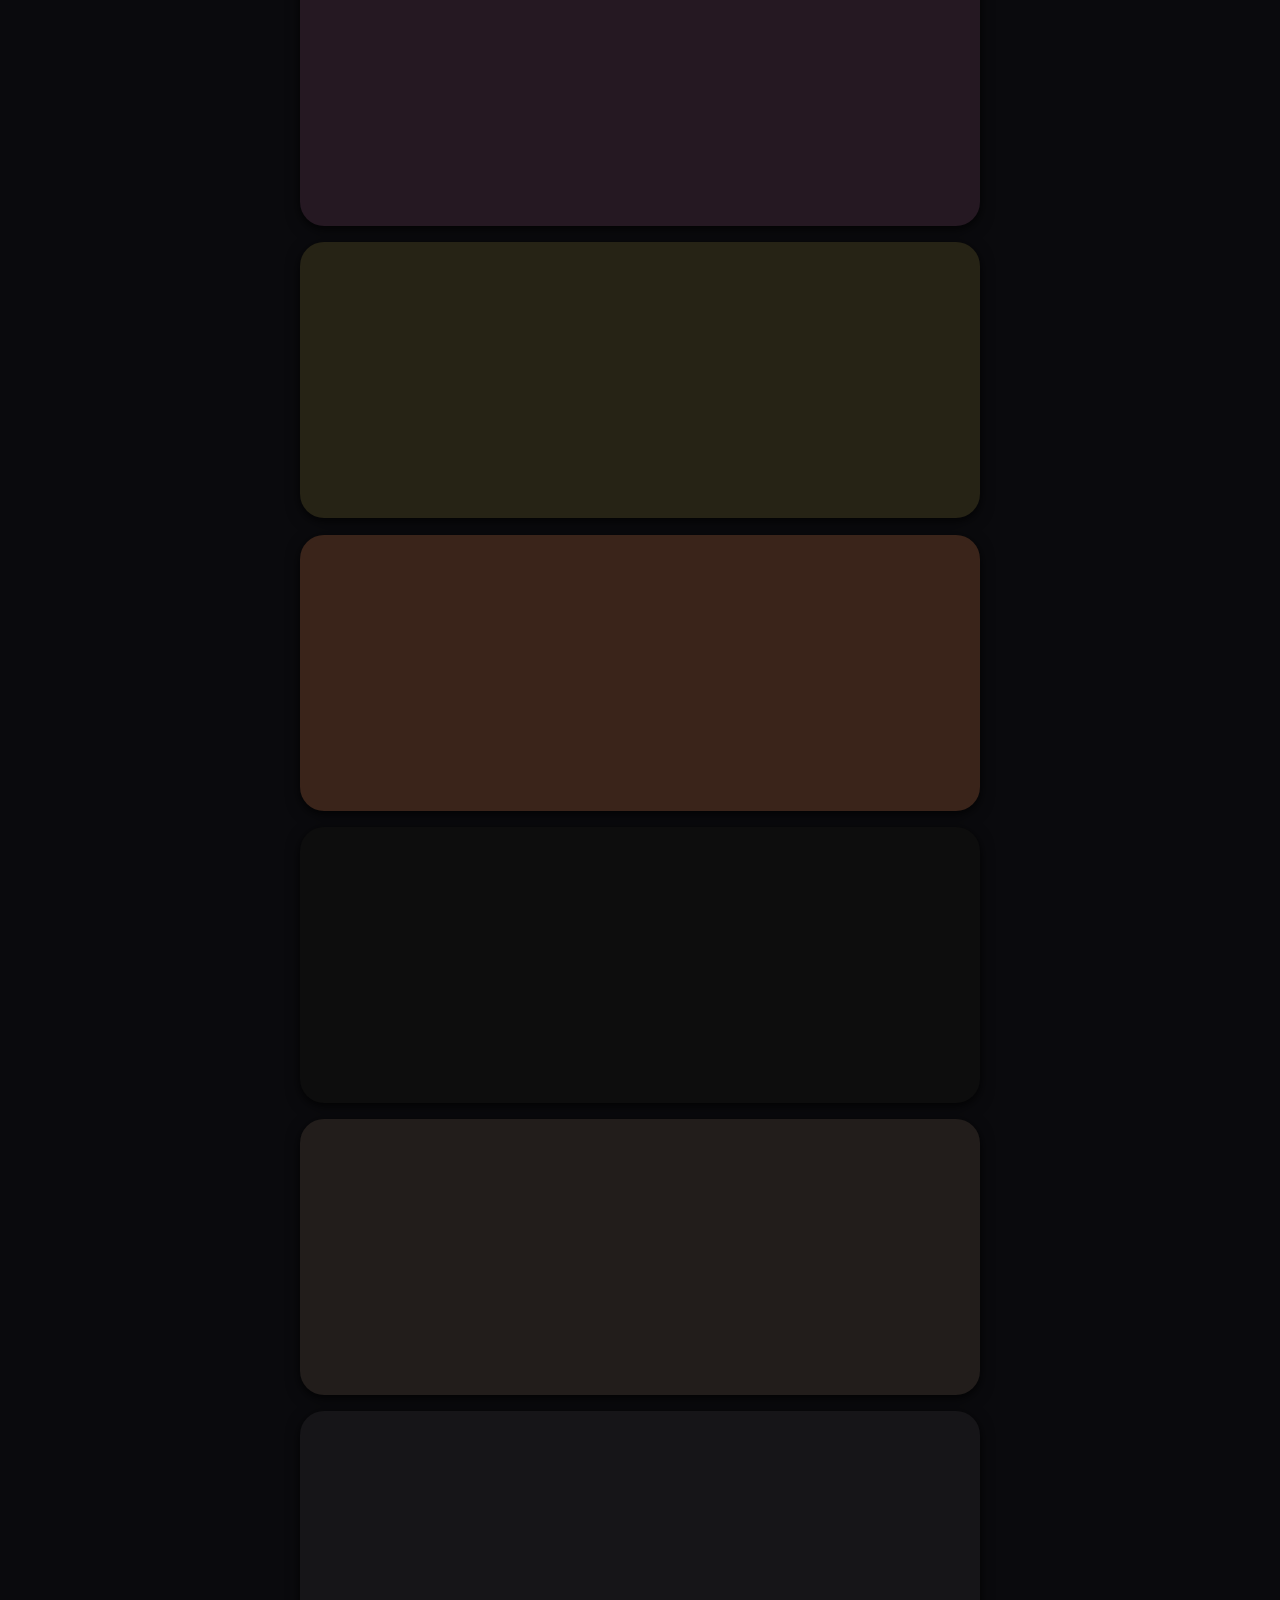
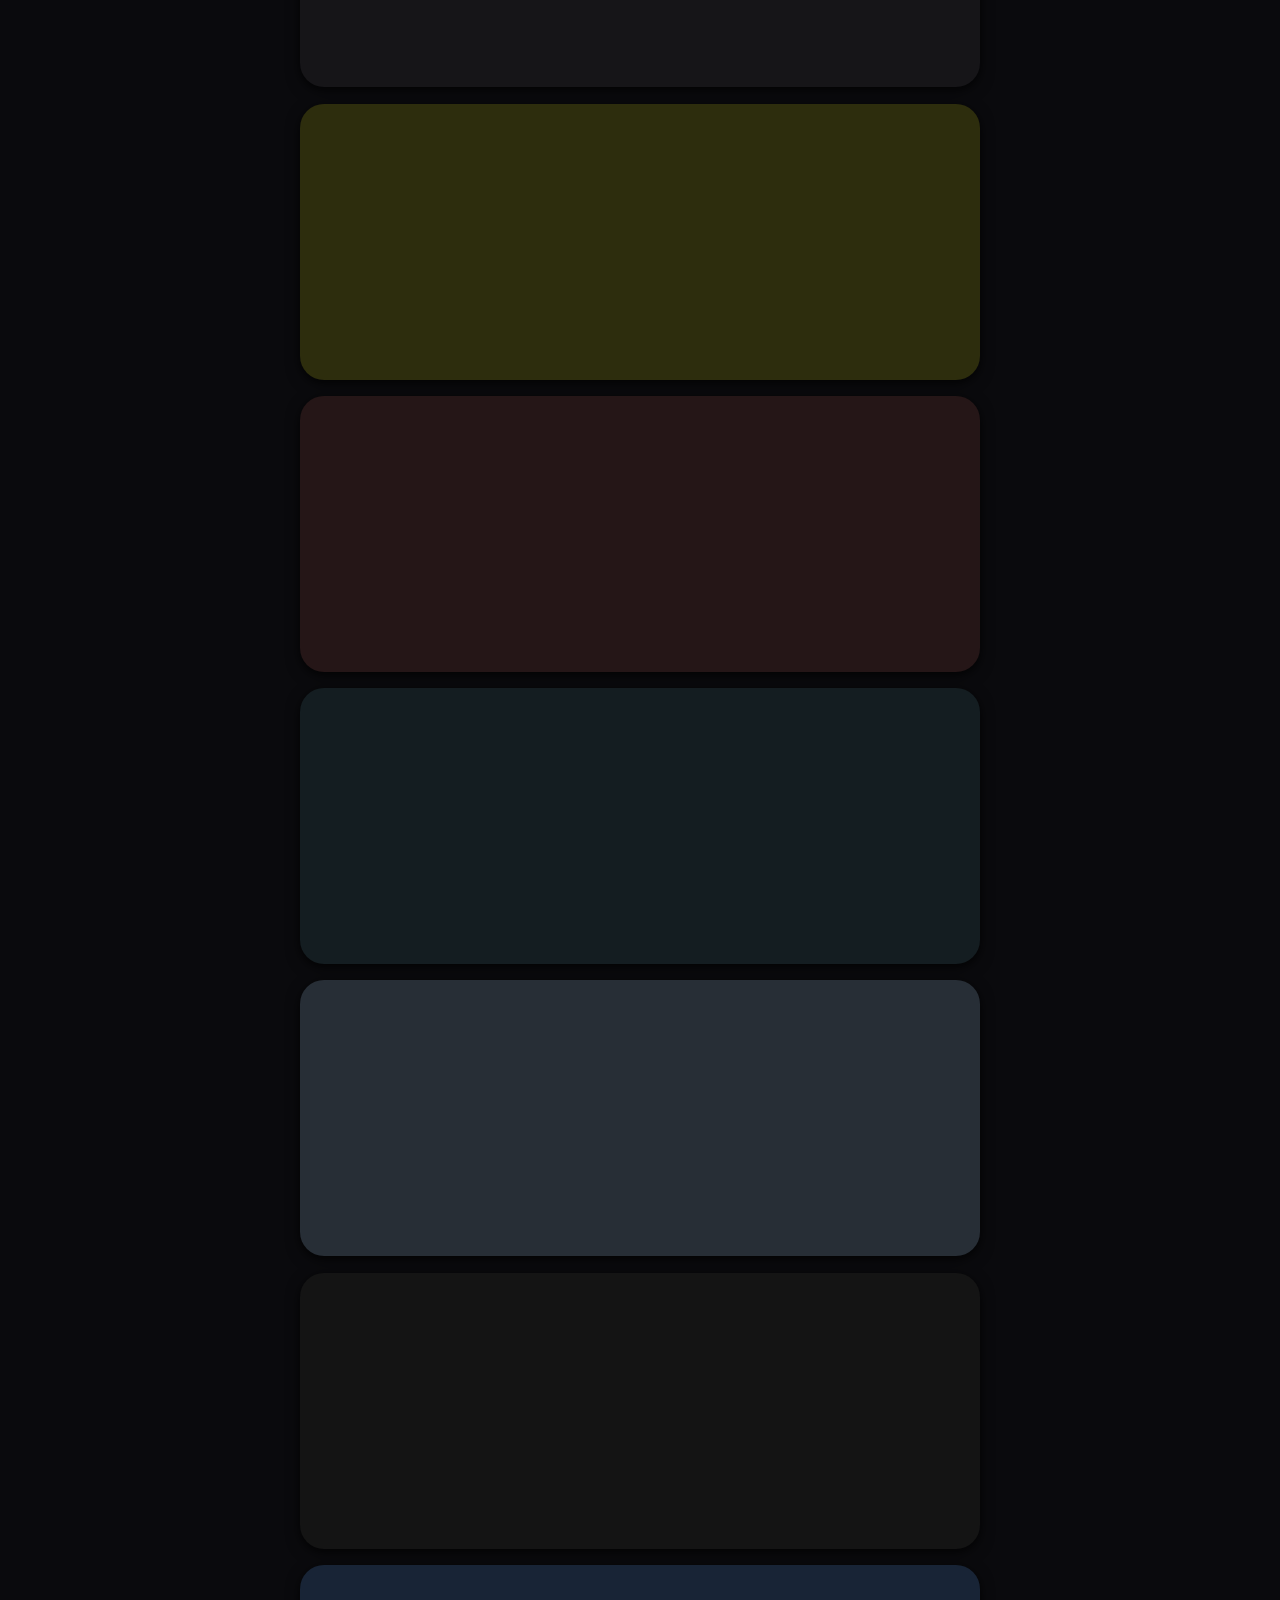
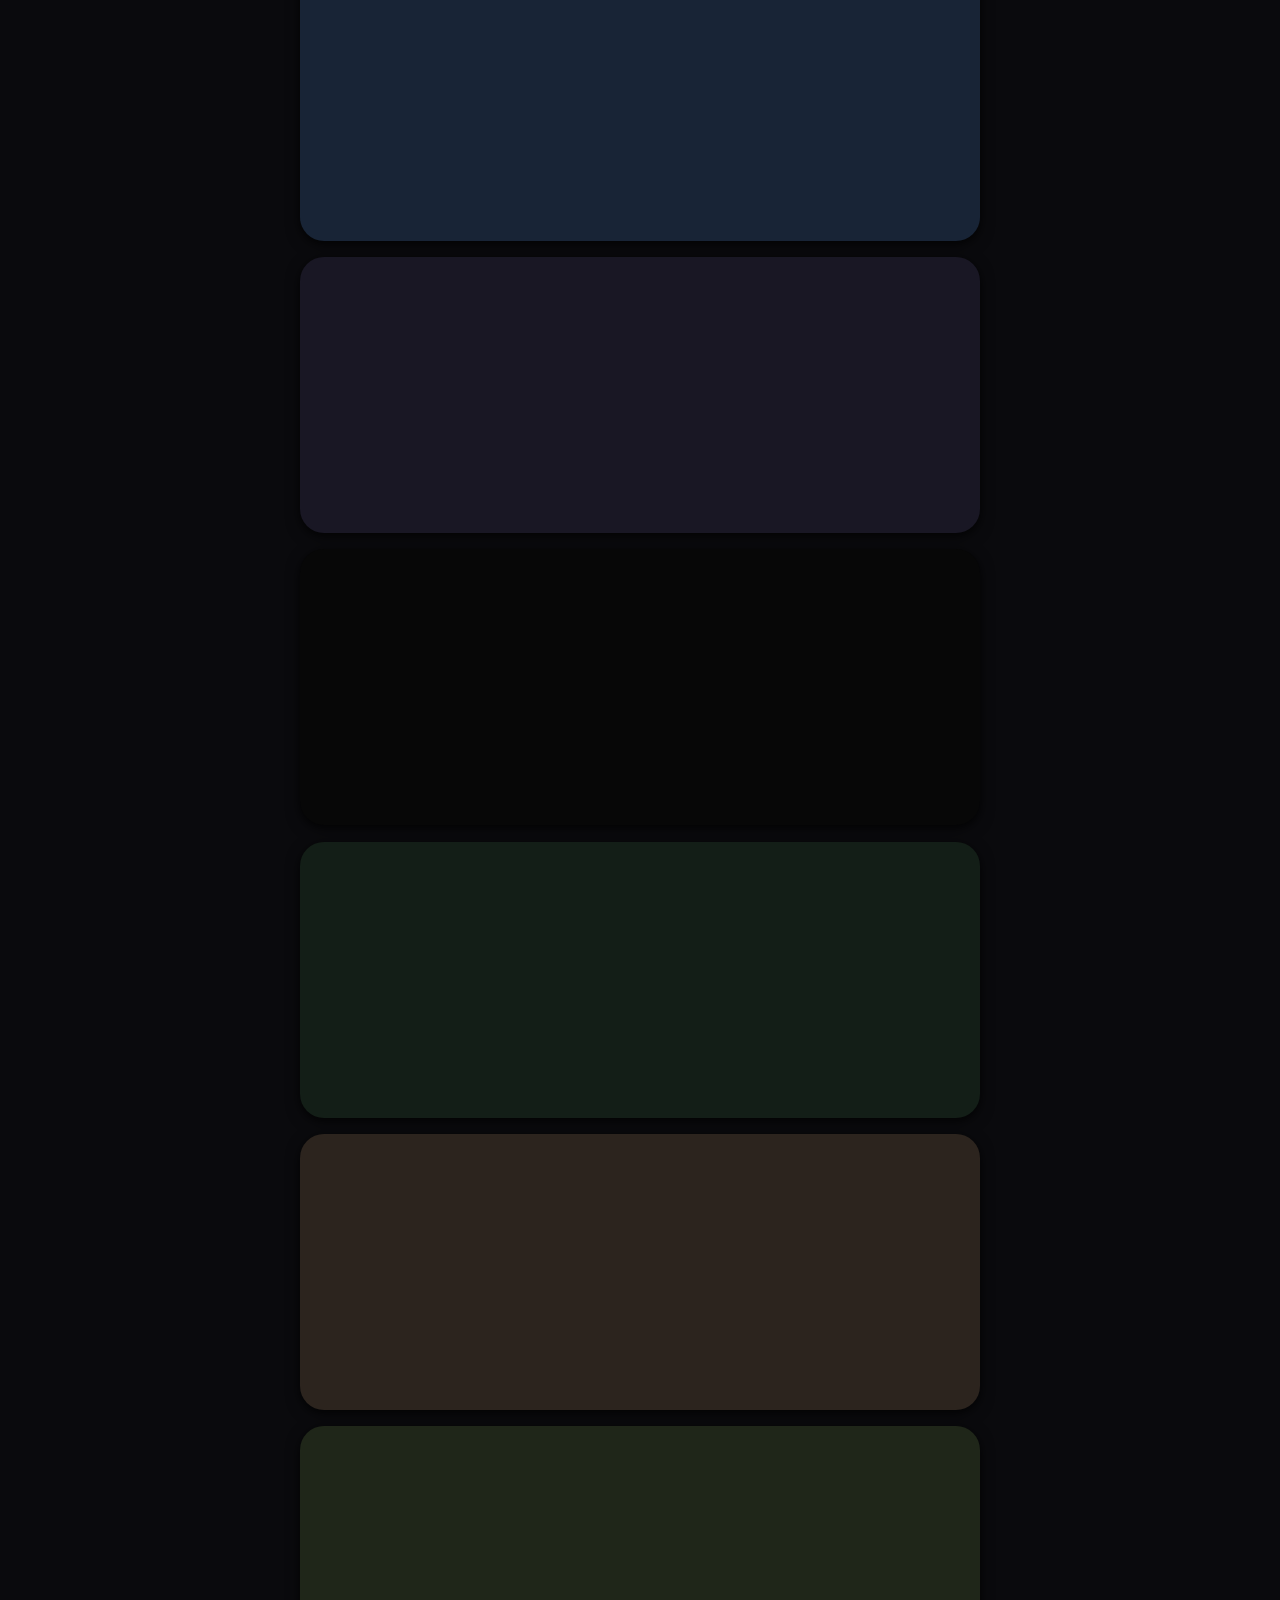
<file: name.html>
<!DOCTYPE html>
<html lang="ar" dir="rtl">
<head>
  <meta charset="UTF-8">
  <meta name="viewport" content="width=device-width, initial-scale=1.0, minimum-scale=1.0, maximum-scale=1.0, user-scalable=no, viewport-fit=cover">
  <meta name="description" content="الأسماء الحسنى التسعة والتسعون (أسماء الله الحسنى) — العربية، التلاوة الصوتية، الخط، والمعاني.">
  <meta name="theme-color" content="#0c0c0f">
  <meta name="apple-mobile-web-app-capable" content="yes">
  <meta name="mobile-web-app-capable" content="yes">
  <meta name="apple-mobile-web-app-status-bar-style" content="black-translucent">
  <meta name="apple-mobile-web-app-title" content="الله">
  <link rel="apple-touch-icon" href="icons/apple-touch-icon-v2.png">
  <link rel="icon" type="image/png" sizes="32x32" href="icons/favicon-32.png">
  <link rel="icon" type="image/png" sizes="16x16" href="icons/favicon-16.png">
  <link rel="manifest" href="manifest.webmanifest">
  <meta property="og:title" content="هو الله — Asmaa-ul-Husna">
  <meta property="og:type" content="article">
  <meta property="og:image" content="icons/icon-512-v2.png">
  <title id="page-title">الله</title>
  <link rel="preconnect" href="https://fonts.googleapis.com">
  <link rel="preconnect" href="https://fonts.gstatic.com" crossorigin>
  <link rel="stylesheet" href="https://fonts.googleapis.com/css2?family=Amiri+Quran&family=Amiri:wght@400;700&family=Cairo:wght@600;700&display=swap">
  <script>
    document.documentElement.setAttribute('data-theme', 'dark');
    (function () {
      var stop = function (e) { e.preventDefault(); };
      document.addEventListener('gesturestart', stop);
      document.addEventListener('gesturechange', stop);
      document.addEventListener('gestureend', stop);
      document.addEventListener('touchmove', function (e) {
        if (e.touches && e.touches.length > 1) e.preventDefault();
      }, { passive: false });
    })();
  </script>
  <link rel="stylesheet" href="style.css?v=2026053012">
</head>
<body class="detail-body">
  <a class="skip-link" href="#main">Skip to content</a>

  <header class="detail-bar">
    <a class="bar-btn bar-btn-named" id="bar-prev" rel="prev" aria-label="Previous">
      <svg class="bar-btn-icon" viewBox="0 0 24 24" width="20" height="20" fill="none" stroke="currentColor" stroke-width="1.8" stroke-linecap="round" stroke-linejoin="round" aria-hidden="true">
        <path d="M19 12H5M12 5l-7 7 7 7"/>
      </svg>
      <span class="bar-btn-name" dir="auto"></span>
    </a>
    <a class="bar-btn home" id="bar-home" href="./" aria-label="Home">
      <svg viewBox="0 0 24 24" width="22" height="22" fill="none" stroke="currentColor" stroke-width="1.6" stroke-linecap="round" stroke-linejoin="round" aria-hidden="true">
        <path d="M4 11.5L12 5l8 6.5V20a1 1 0 0 1-1 1h-4v-6h-6v6H5a1 1 0 0 1-1-1z"/>
      </svg>
    </a>
    <a class="bar-btn bar-btn-named" id="bar-next" rel="next" aria-label="Next">
      <span class="bar-btn-name" dir="auto"></span>
      <svg class="bar-btn-icon" viewBox="0 0 24 24" width="20" height="20" fill="none" stroke="currentColor" stroke-width="1.8" stroke-linecap="round" stroke-linejoin="round" aria-hidden="true">
        <path d="M5 12h14M12 5l7 7-7 7"/>
      </svg>
    </a>
  </header>

  <main id="main" class="detail-main">
    <article class="hero-card" id="hero" aria-busy="true"></article>
    <div class="hero-toolbar" id="hero-toolbar" hidden></div>

    <section class="section">
      <div class="section-head"><h3 data-key="short_meaning"></h3></div>
      <div class="section-body" id="meaning"></div>
    </section>

    <div class="sections" id="sections"></div>

    <section class="library" id="library" hidden>
      <h3 class="library-title" data-key="library"><span></span></h3>
      <div class="library-pane" id="lib-cards"></div>
    </section>

    <div class="text-size-controls" id="text-size-controls" role="group">
      <button class="text-size-btn" data-size="sm" type="button">A−</button>
      <button class="text-size-btn" data-size="md" type="button">A</button>
      <button class="text-size-btn" data-size="lg" type="button">A+</button>
    </div>
  </main>

  <audio id="audio" preload="none"></audio>

  <div id="toast" class="toast" role="status" aria-live="polite" hidden></div>

  <script type="module" src="name.js?v=2026053012"></script>
  <script>
    if ('serviceWorker' in navigator) {
      window.addEventListener('load', function () {
        navigator.serviceWorker.register('sw.js', { updateViaCache: 'none' }).then(function (reg) {
          setInterval(function () { reg.update(); }, 60 * 60 * 1000);
        }).catch(function () {});
        // Auto-reload when a fresh SW takes over from an older one. Skip the
        // first-install transition (controller goes from null → present),
        // which would otherwise reload the page right after the first visit.
        var hadController = !!navigator.serviceWorker.controller;
        var refreshing = false;
        navigator.serviceWorker.addEventListener('controllerchange', function () {
          if (!hadController) { hadController = true; return; }
          if (refreshing) return;
          refreshing = true;
          window.location.reload();
        });
      });
    }
  </script>
</body>
</html>
</file>
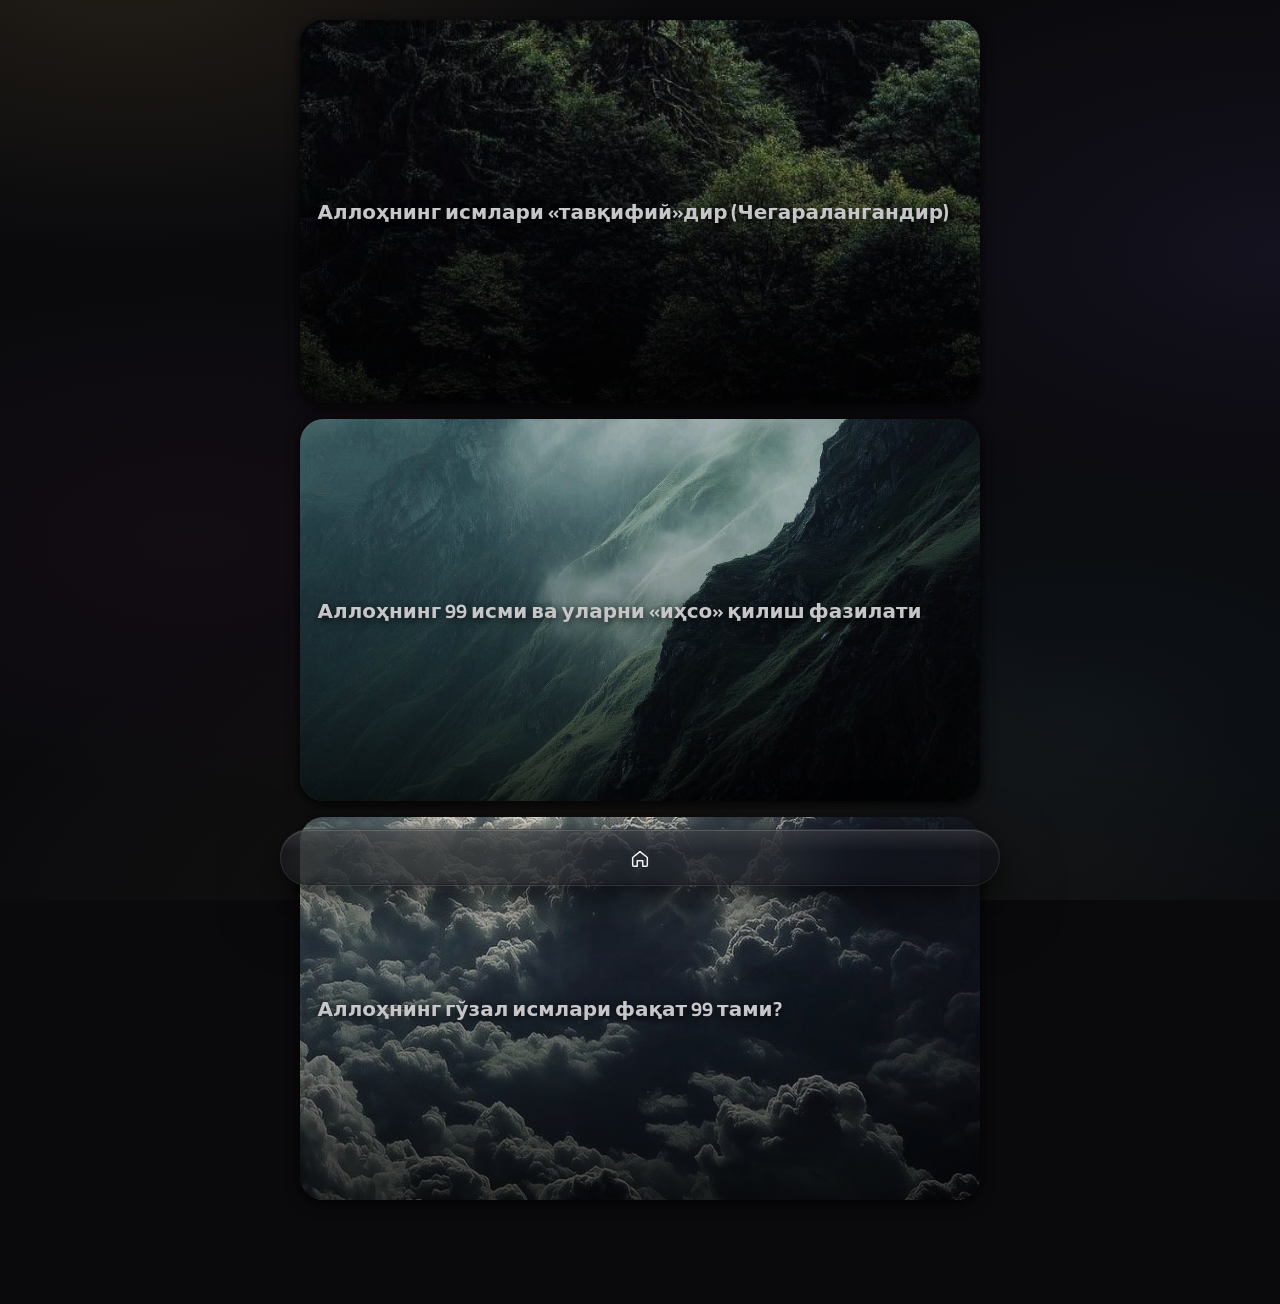
<file: uz/about.html>
<!DOCTYPE html>
<html lang="uz" dir="ltr">
<head>
  <meta charset="UTF-8">
  <meta name="viewport" content="width=device-width, initial-scale=1.0, minimum-scale=1.0, maximum-scale=1.0, user-scalable=no, viewport-fit=cover">
  <meta name="description" content="Аллоҳнинг гўзал исмлари ҳақида — манбалар, тоифалар ва ҳукмлар.">
  <meta name="theme-color" content="#0c0c0f">
  <meta name="apple-mobile-web-app-capable" content="yes">
  <meta name="mobile-web-app-capable" content="yes">
  <meta name="apple-mobile-web-app-status-bar-style" content="black-translucent">
  <meta name="apple-mobile-web-app-title" content="Аллоҳ">
  <link rel="apple-touch-icon" href="icons/apple-touch-icon-v2.png">
  <link rel="icon" type="image/png" sizes="32x32" href="icons/favicon-32.png">
  <link rel="icon" type="image/png" sizes="16x16" href="icons/favicon-16.png">
  <link rel="manifest" href="manifest.webmanifest">
  <title id="page-title">Аллоҳ</title>
  <link rel="preconnect" href="https://fonts.googleapis.com">
  <link rel="preconnect" href="https://fonts.gstatic.com" crossorigin>
  <link rel="stylesheet" href="https://fonts.googleapis.com/css2?family=Amiri+Quran&family=Amiri:wght@400;700&family=Cairo:wght@600;700&display=swap">
  <script>
    document.documentElement.setAttribute('data-theme', 'dark');
    (function () {
      var stop = function (e) { e.preventDefault(); };
      document.addEventListener('gesturestart', stop);
      document.addEventListener('gesturechange', stop);
      document.addEventListener('gestureend', stop);
      document.addEventListener('touchmove', function (e) {
        if (e.touches && e.touches.length > 1) e.preventDefault();
      }, { passive: false });
    })();
  </script>
  <link rel="stylesheet" href="style.css?v=2026053012">
</head>
<body class="detail-body">
  <a class="skip-link" href="#main">Skip to content</a>

  <header class="detail-bar">
    <a class="bar-btn" id="bar-back" href="about.html" rel="prev" aria-label="Орқага" hidden>
      <svg class="bar-btn-icon" viewBox="0 0 24 24" width="20" height="20" fill="none" stroke="currentColor" stroke-width="1.8" stroke-linecap="round" stroke-linejoin="round" aria-hidden="true">
        <path d="M19 12H5M12 5l-7 7 7 7"/>
      </svg>
    </a>
    <a class="bar-btn home" id="bar-home" href="./" aria-label="Бош саҳифа">
      <svg viewBox="0 0 24 24" width="22" height="22" fill="none" stroke="currentColor" stroke-width="1.6" stroke-linecap="round" stroke-linejoin="round" aria-hidden="true">
        <path d="M4 11.5L12 5l8 6.5V20a1 1 0 0 1-1 1h-4v-6h-6v6H5a1 1 0 0 1-1-1z"/>
      </svg>
    </a>
    <button class="bar-btn" id="bar-share" type="button" aria-label="Улашиш" hidden>
      <svg viewBox="0 0 24 24" width="20" height="20" fill="none" stroke="currentColor" stroke-width="1.7" stroke-linecap="round" stroke-linejoin="round" aria-hidden="true">
        <path d="M12 4v12"/><path d="M8 8l4-4 4 4"/><path d="M5 13v6a1 1 0 0 0 1 1h12a1 1 0 0 0 1-1v-6"/>
      </svg>
    </button>
  </header>

  <main id="main" class="detail-main">
    <div id="list-view" class="about-list" aria-busy="true"></div>
    <article id="detail-view" hidden>
      <h2 class="about-detail-title" id="about-title"></h2>
      <section class="section">
        <div class="section-body" id="about-body"></div>
      </section>
      <div class="text-size-controls" id="text-size-controls" role="group">
        <button class="text-size-btn" data-size="sm" type="button">A−</button>
        <button class="text-size-btn" data-size="md" type="button">A</button>
        <button class="text-size-btn" data-size="lg" type="button">A+</button>
      </div>
    </article>
  </main>

  <div id="toast" class="toast" role="status" aria-live="polite" hidden></div>

  <script type="module" src="about.js?v=2026053012"></script>
  <script>
    if ('serviceWorker' in navigator) {
      window.addEventListener('load', function () {
        navigator.serviceWorker.register('sw.js', { updateViaCache: 'none' }).then(function (reg) {
          setInterval(function () { reg.update(); }, 60 * 60 * 1000);
        }).catch(function () {});
        // Auto-reload when a fresh SW takes over from an older one. Skip the
        // first-install transition (controller goes from null → present),
        // which would otherwise reload the page right after the first visit.
        var hadController = !!navigator.serviceWorker.controller;
        var refreshing = false;
        navigator.serviceWorker.addEventListener('controllerchange', function () {
          if (!hadController) { hadController = true; return; }
          if (refreshing) return;
          refreshing = true;
          window.location.reload();
        });
      });
    }
  </script>
</body>
</html>
</file>
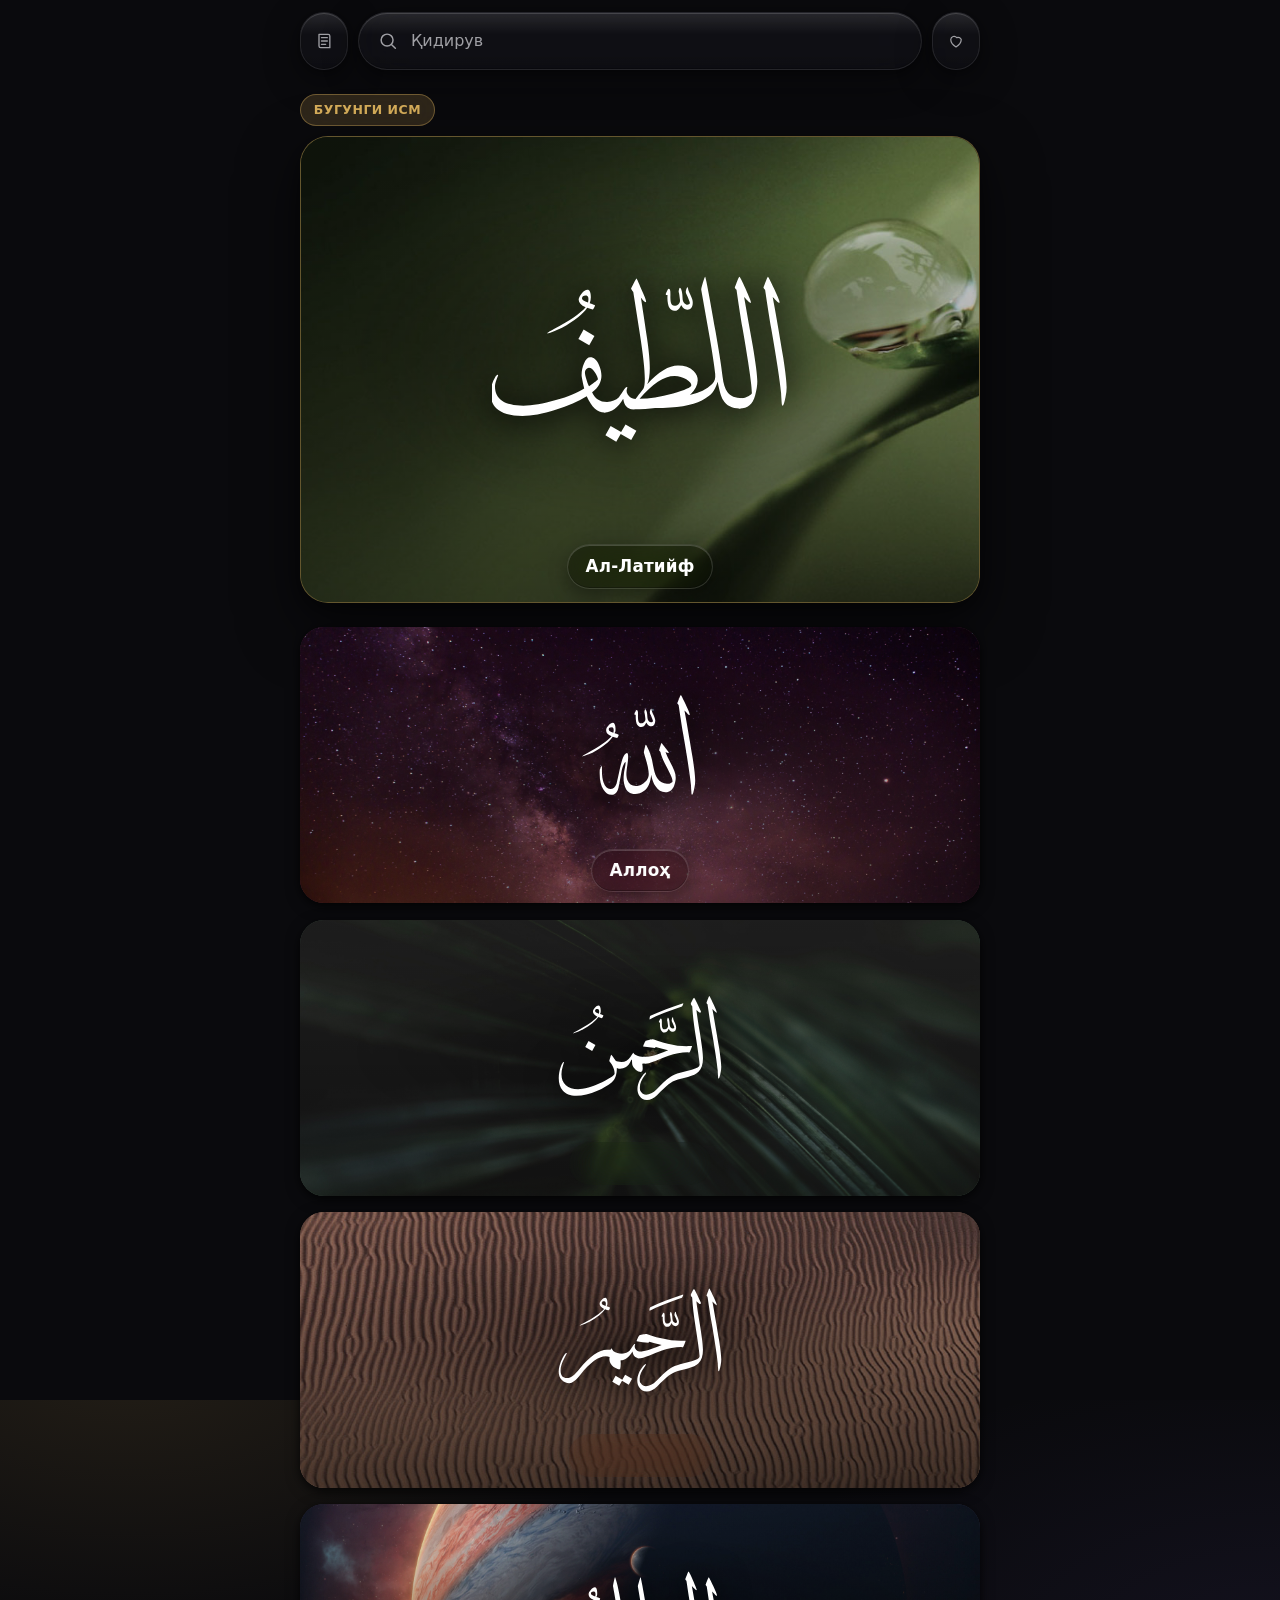
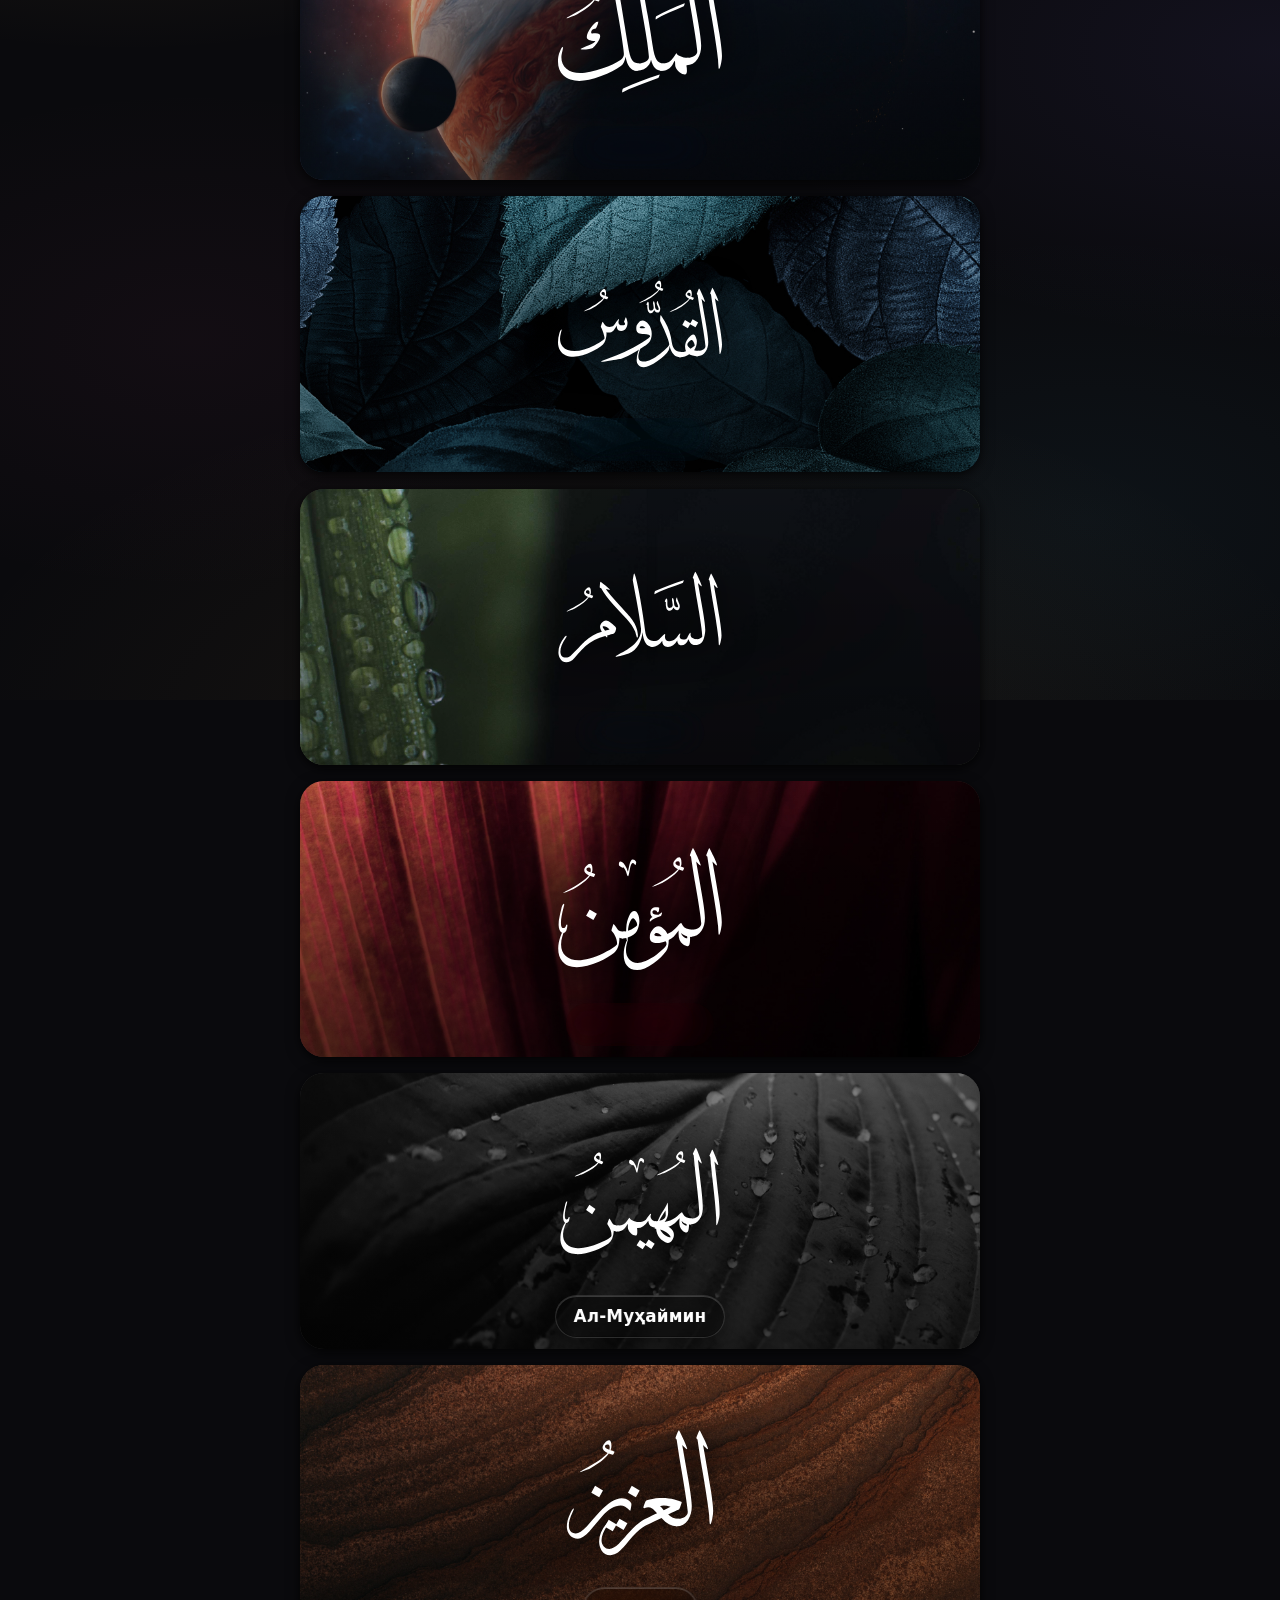
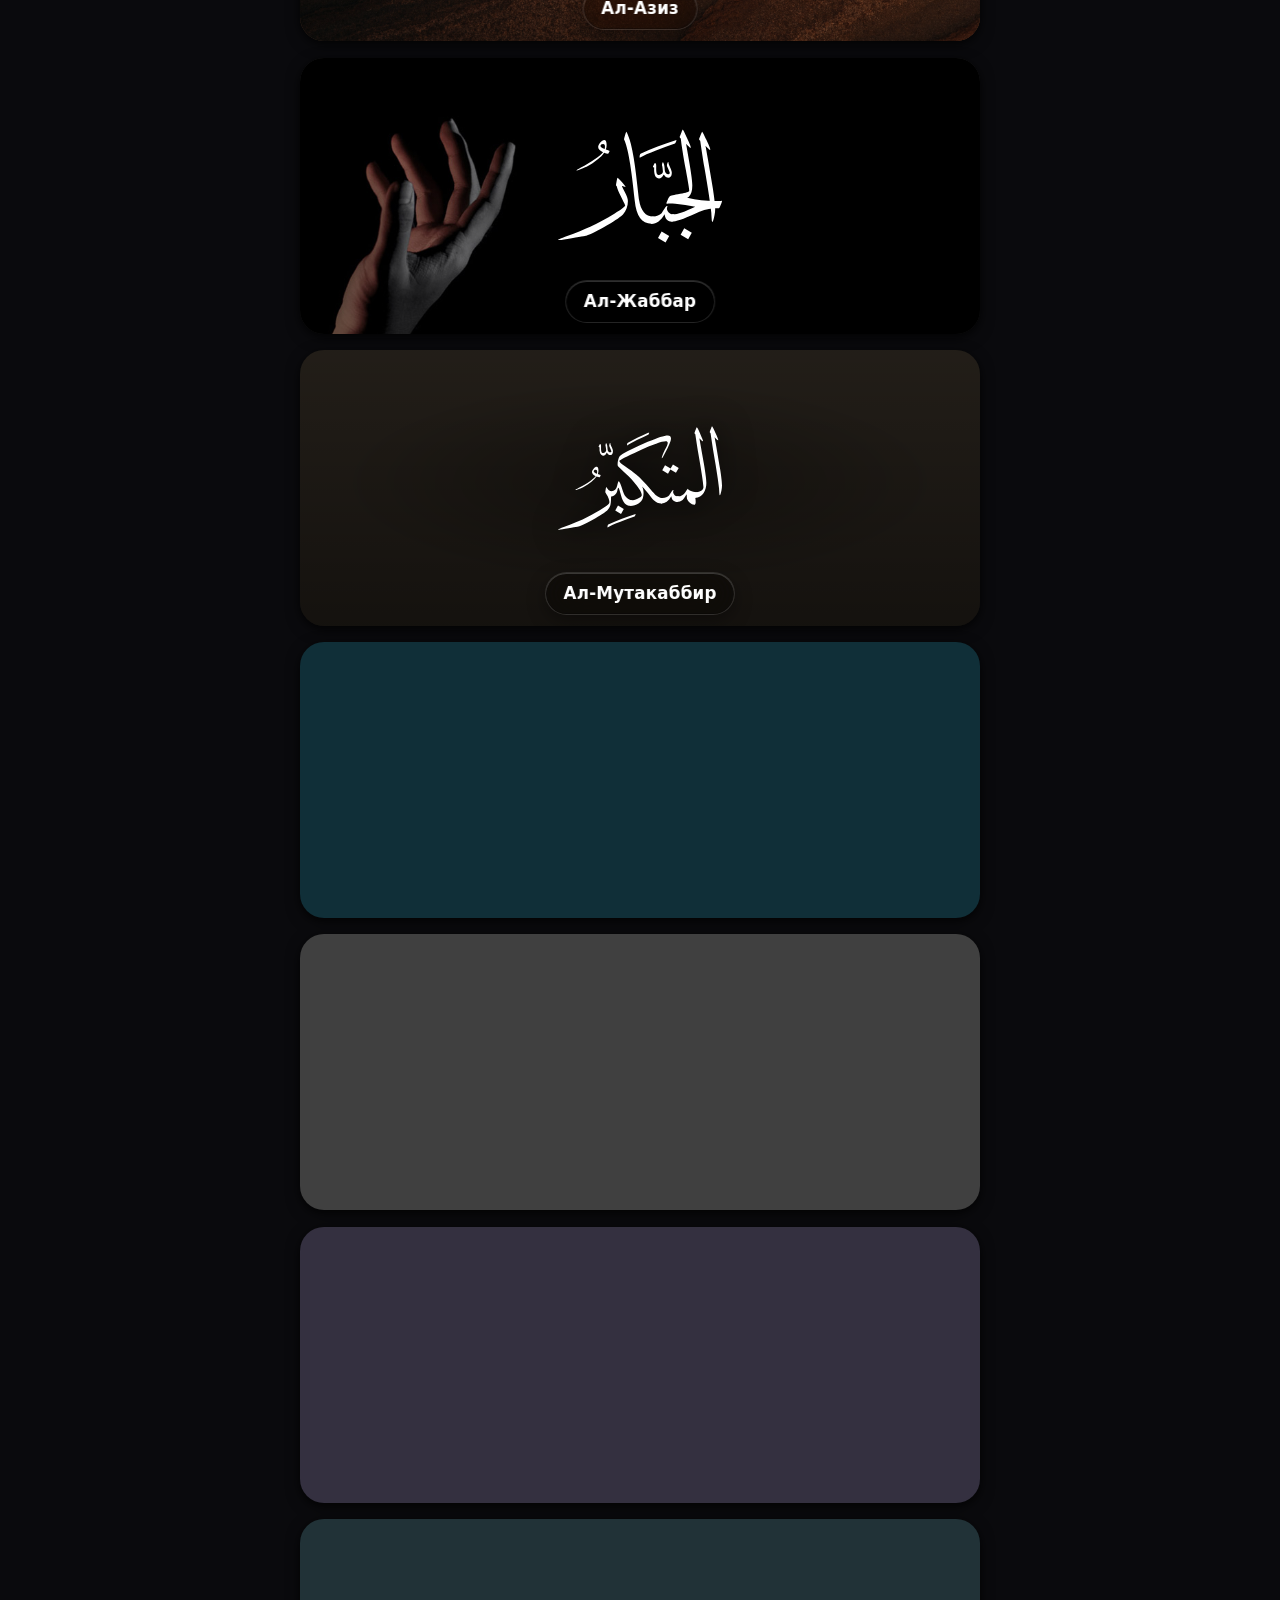
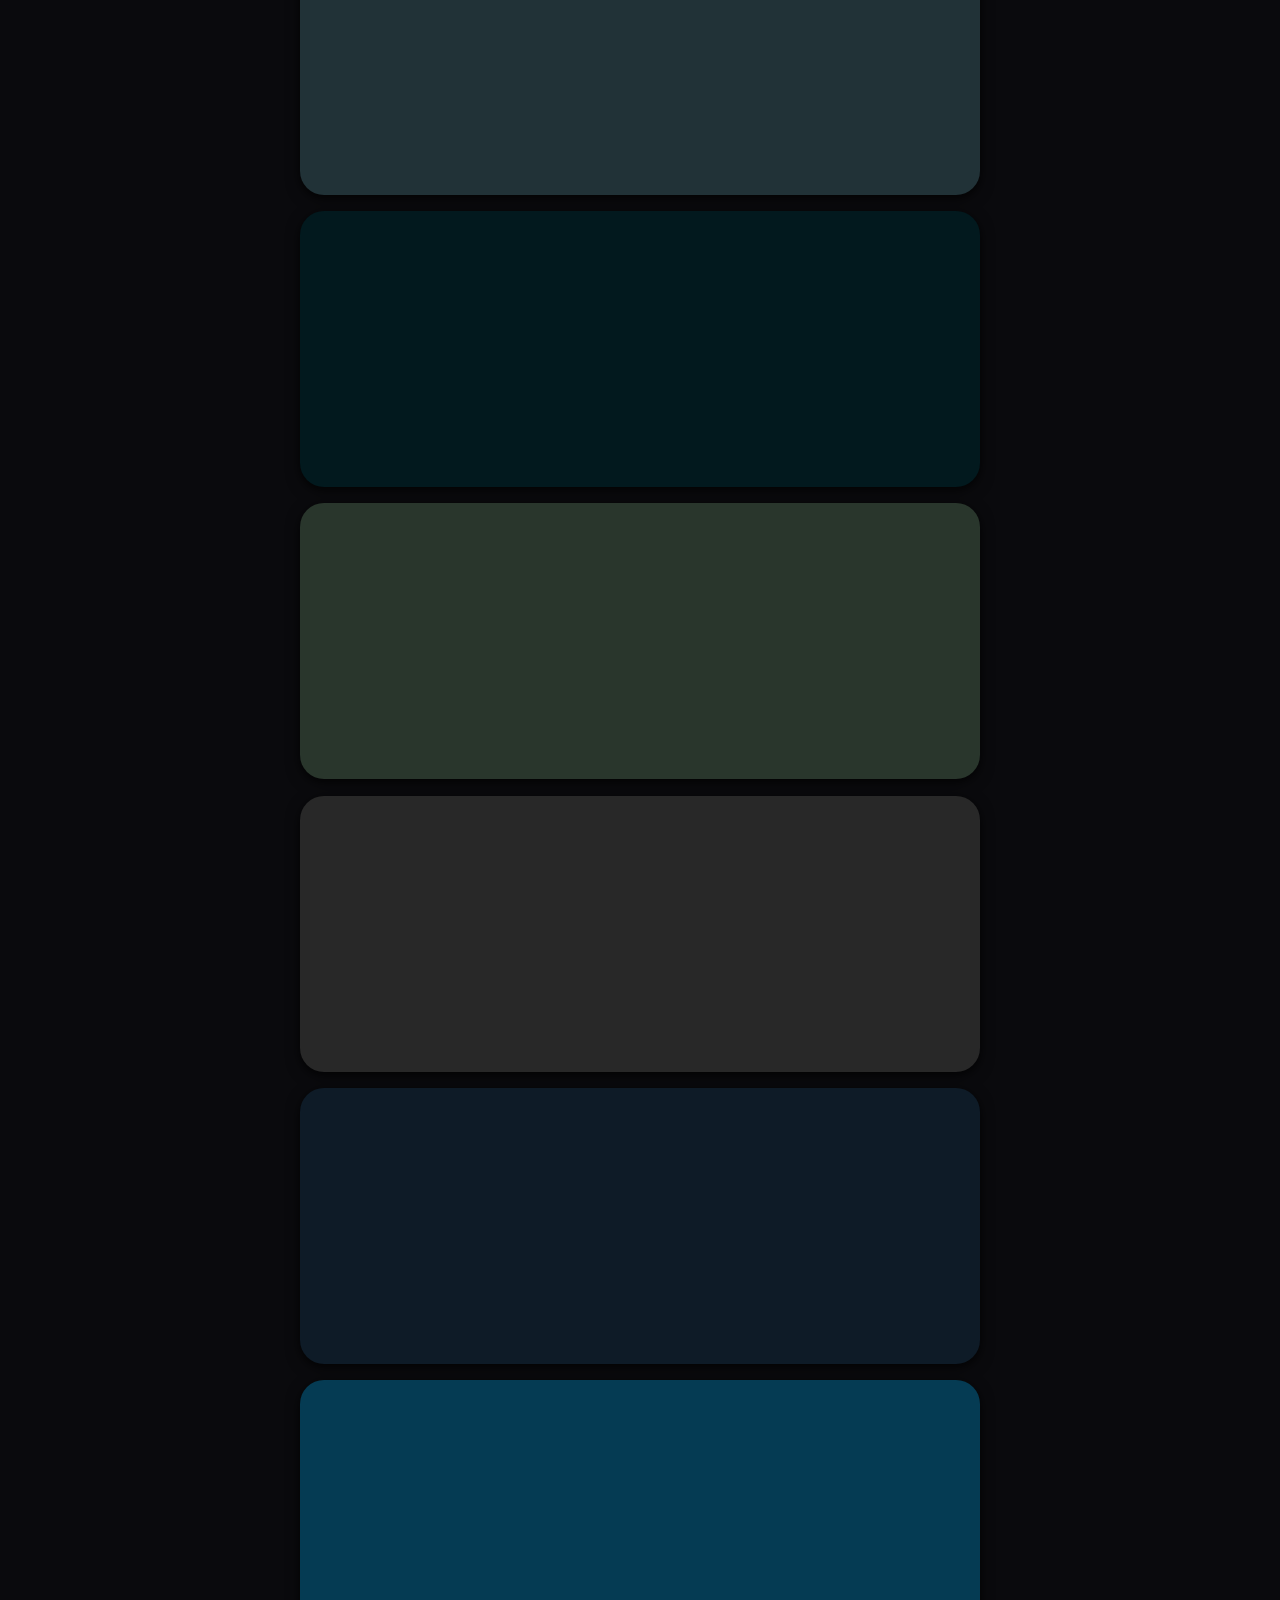
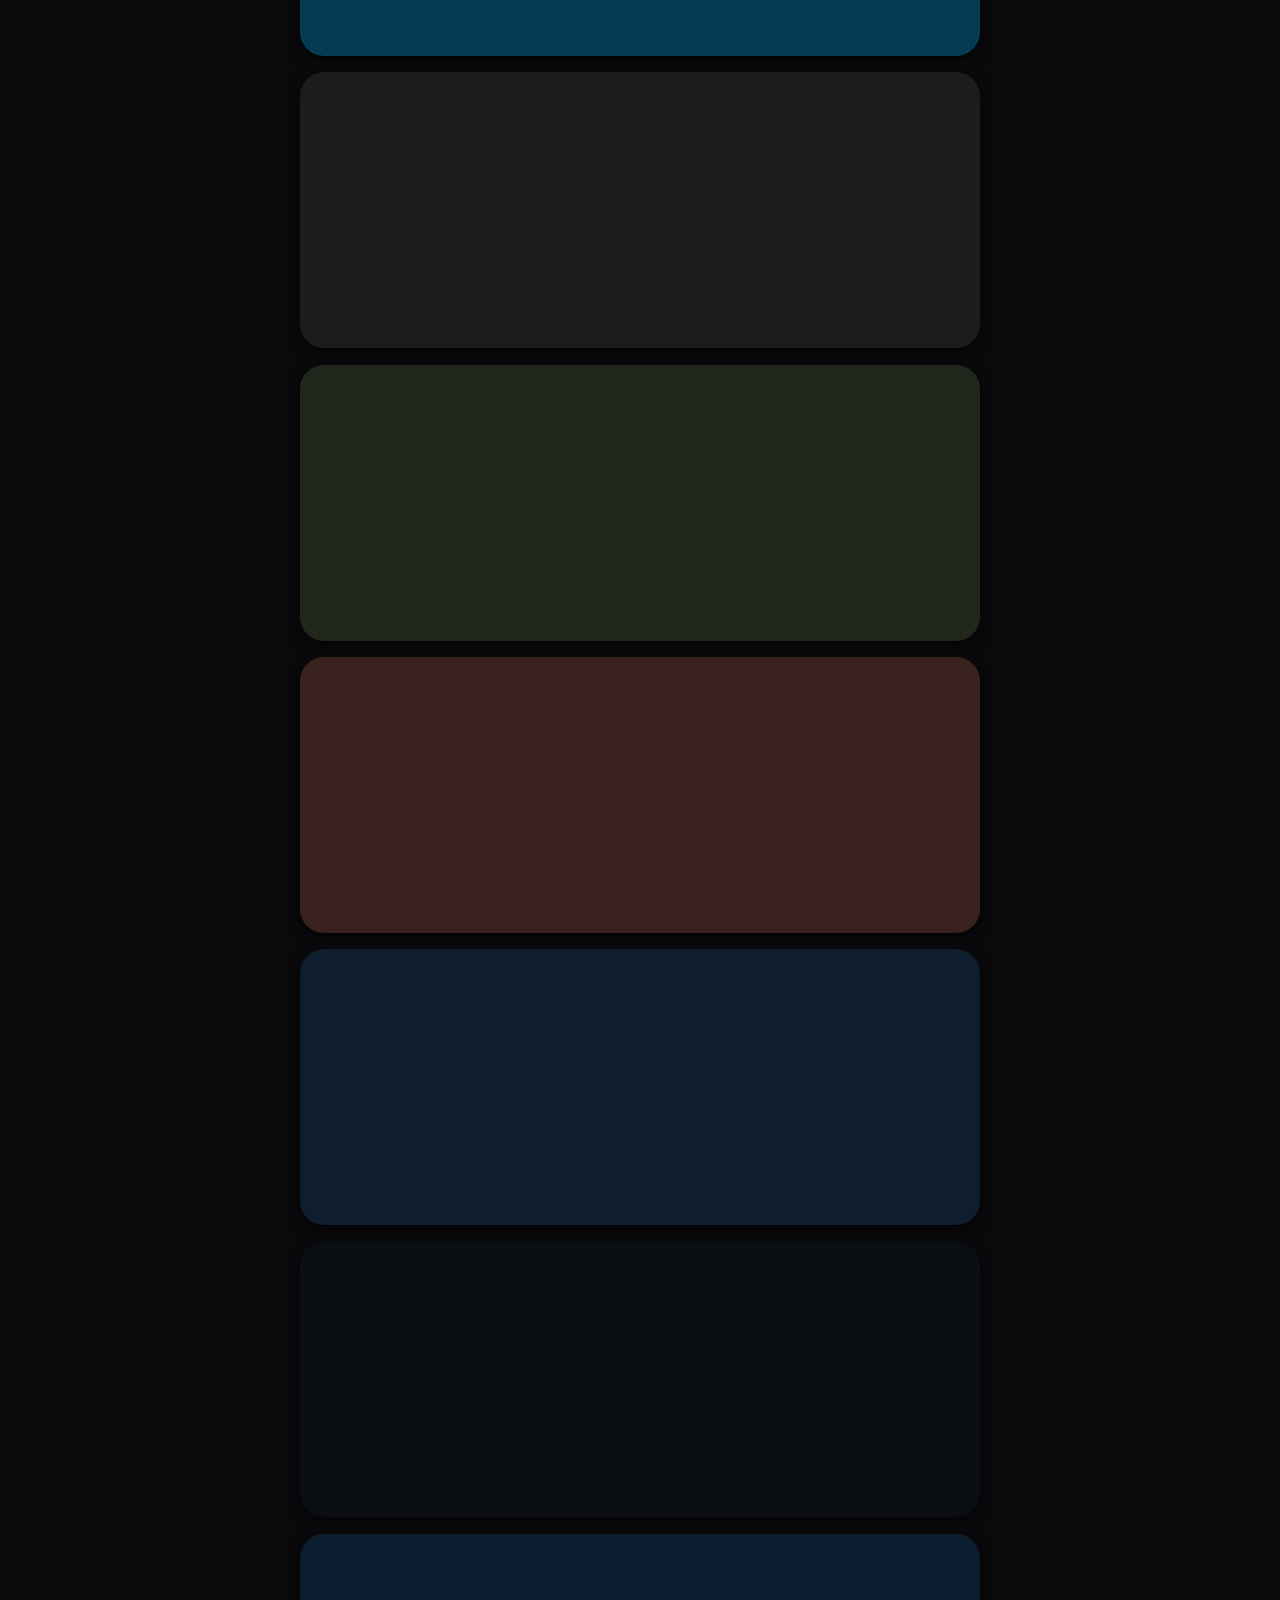
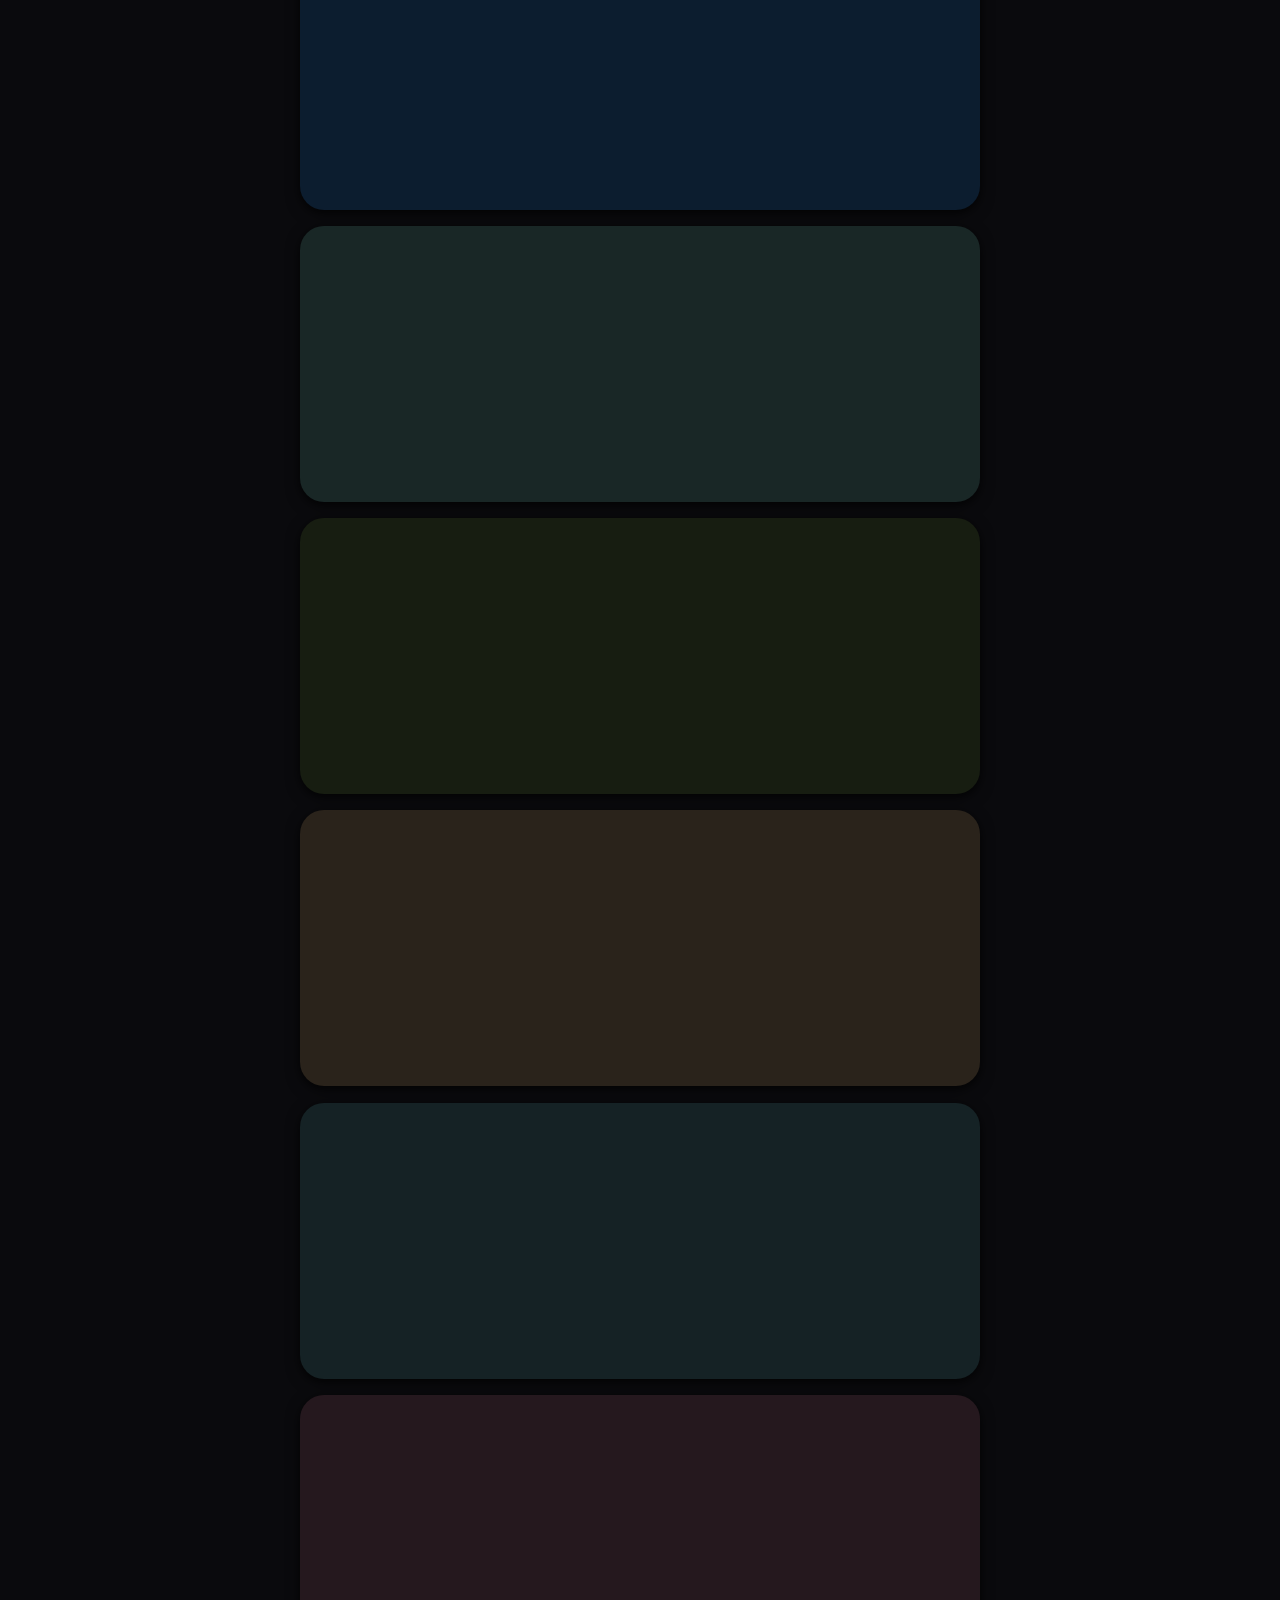
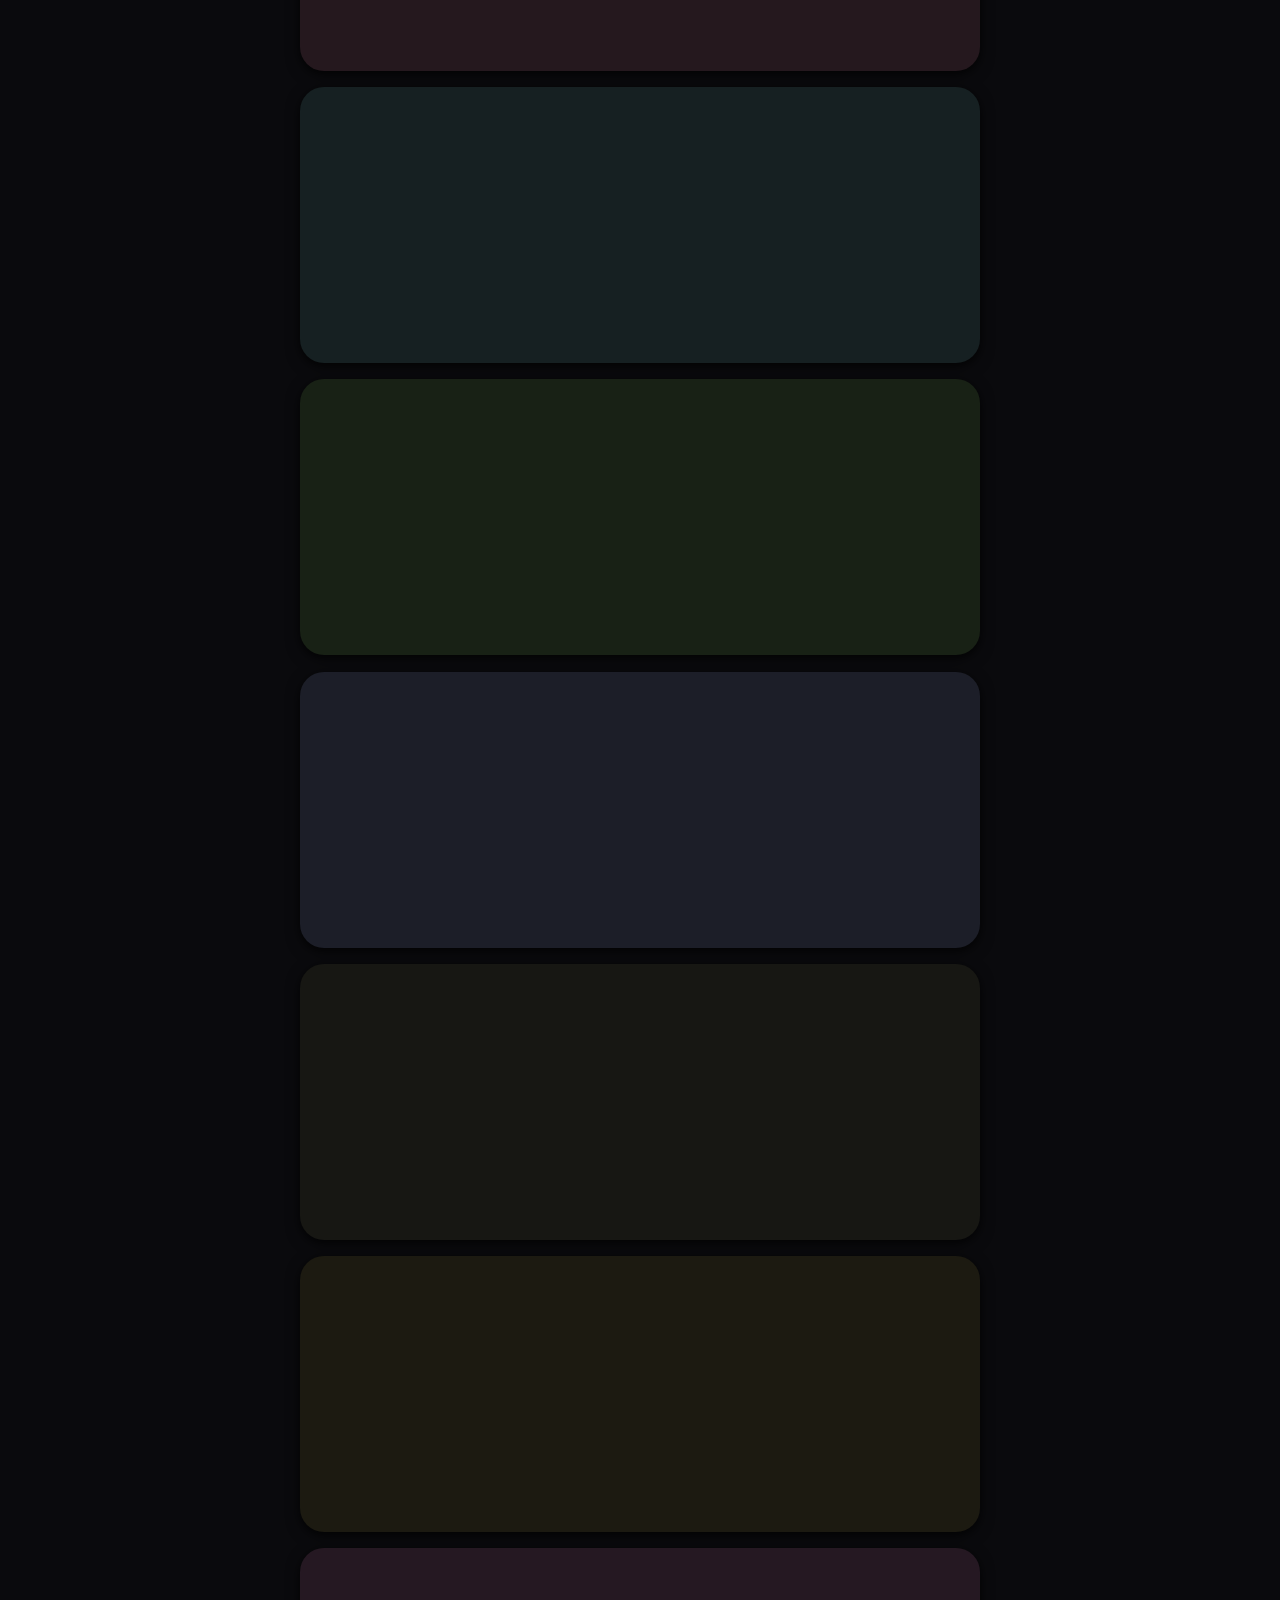
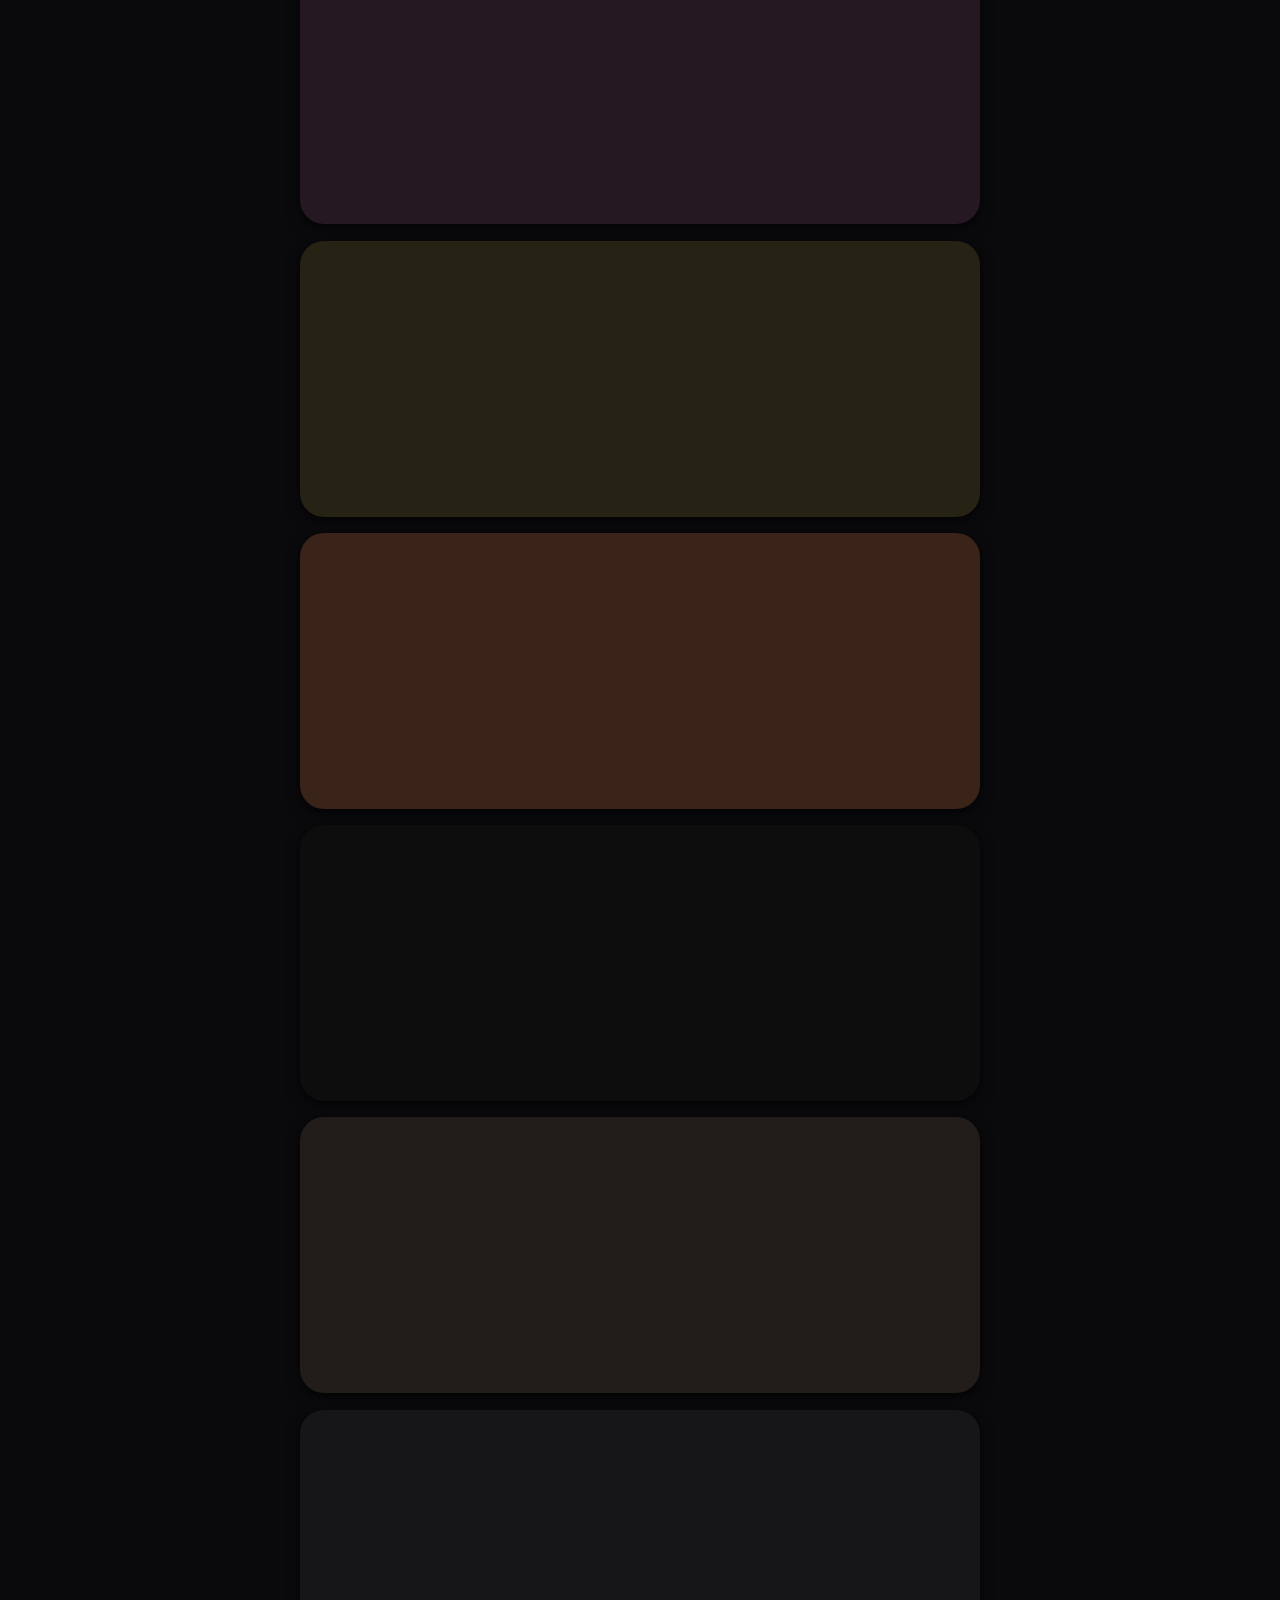
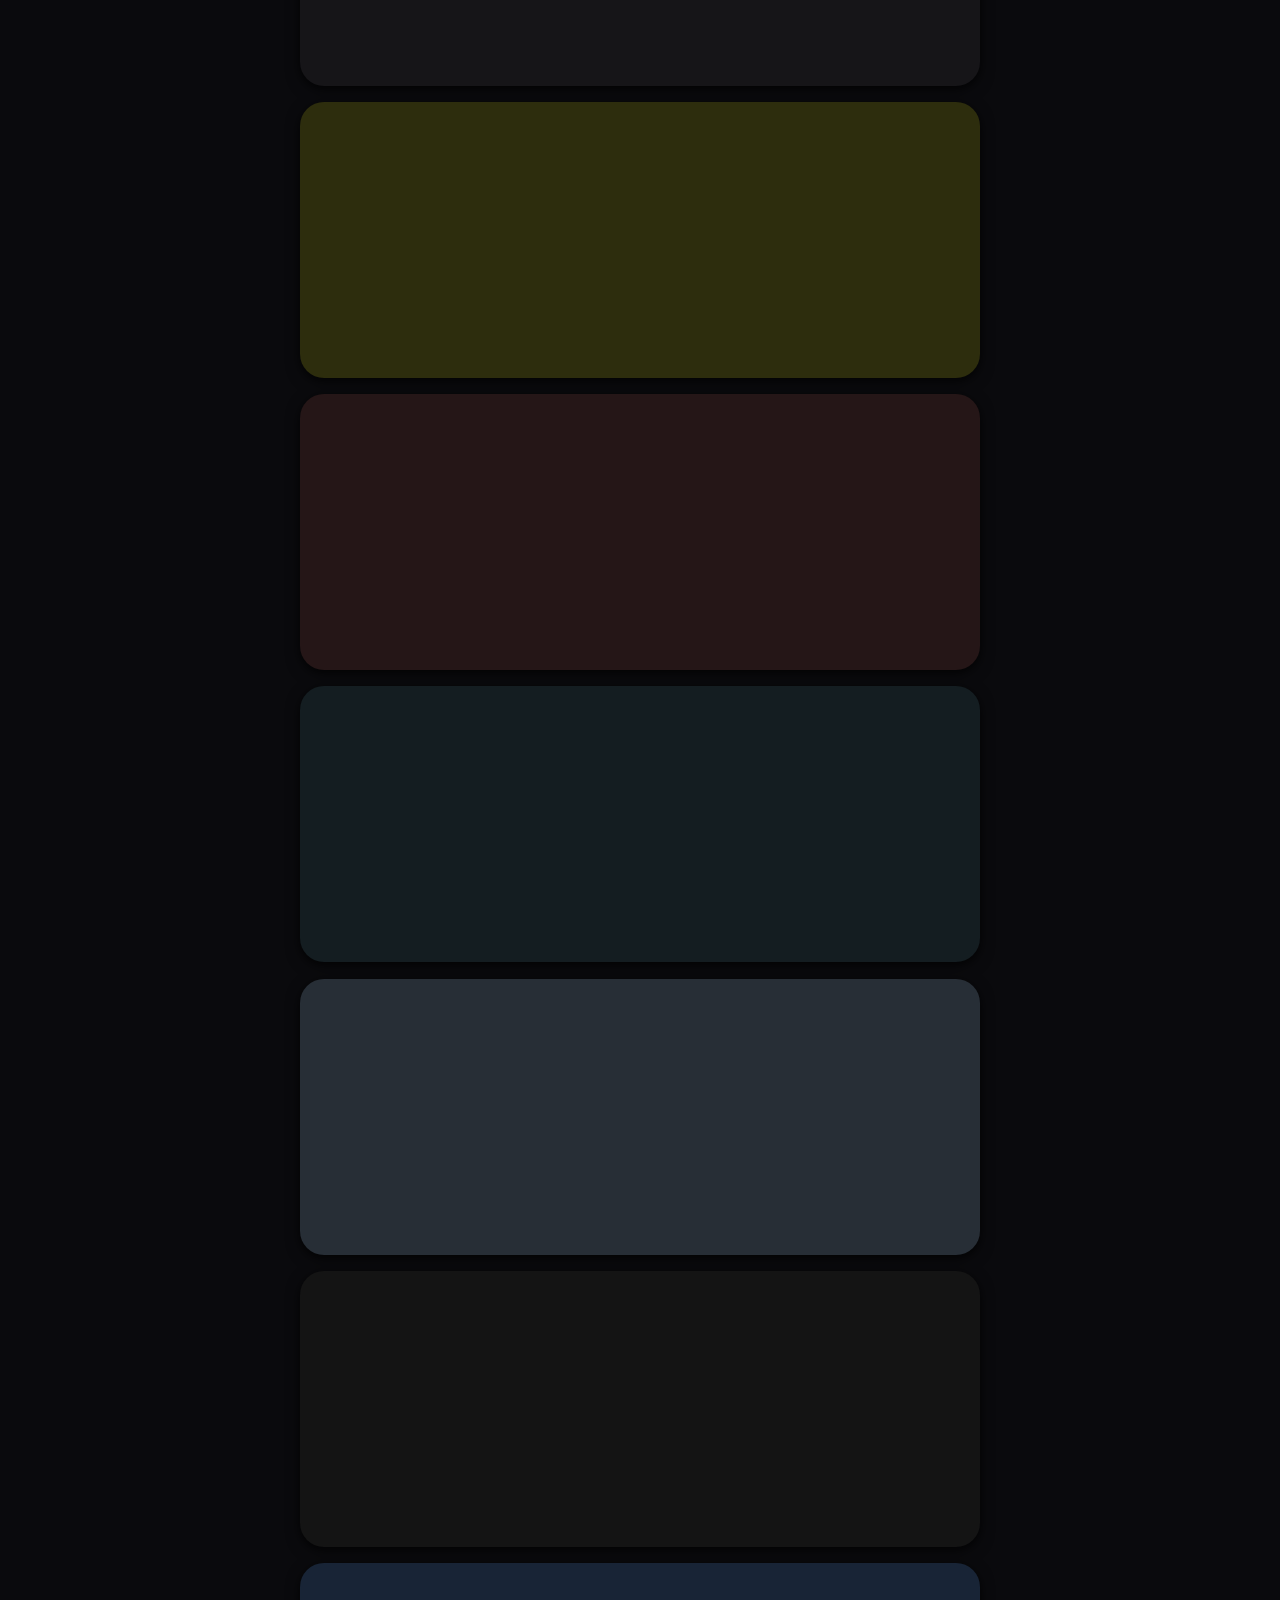
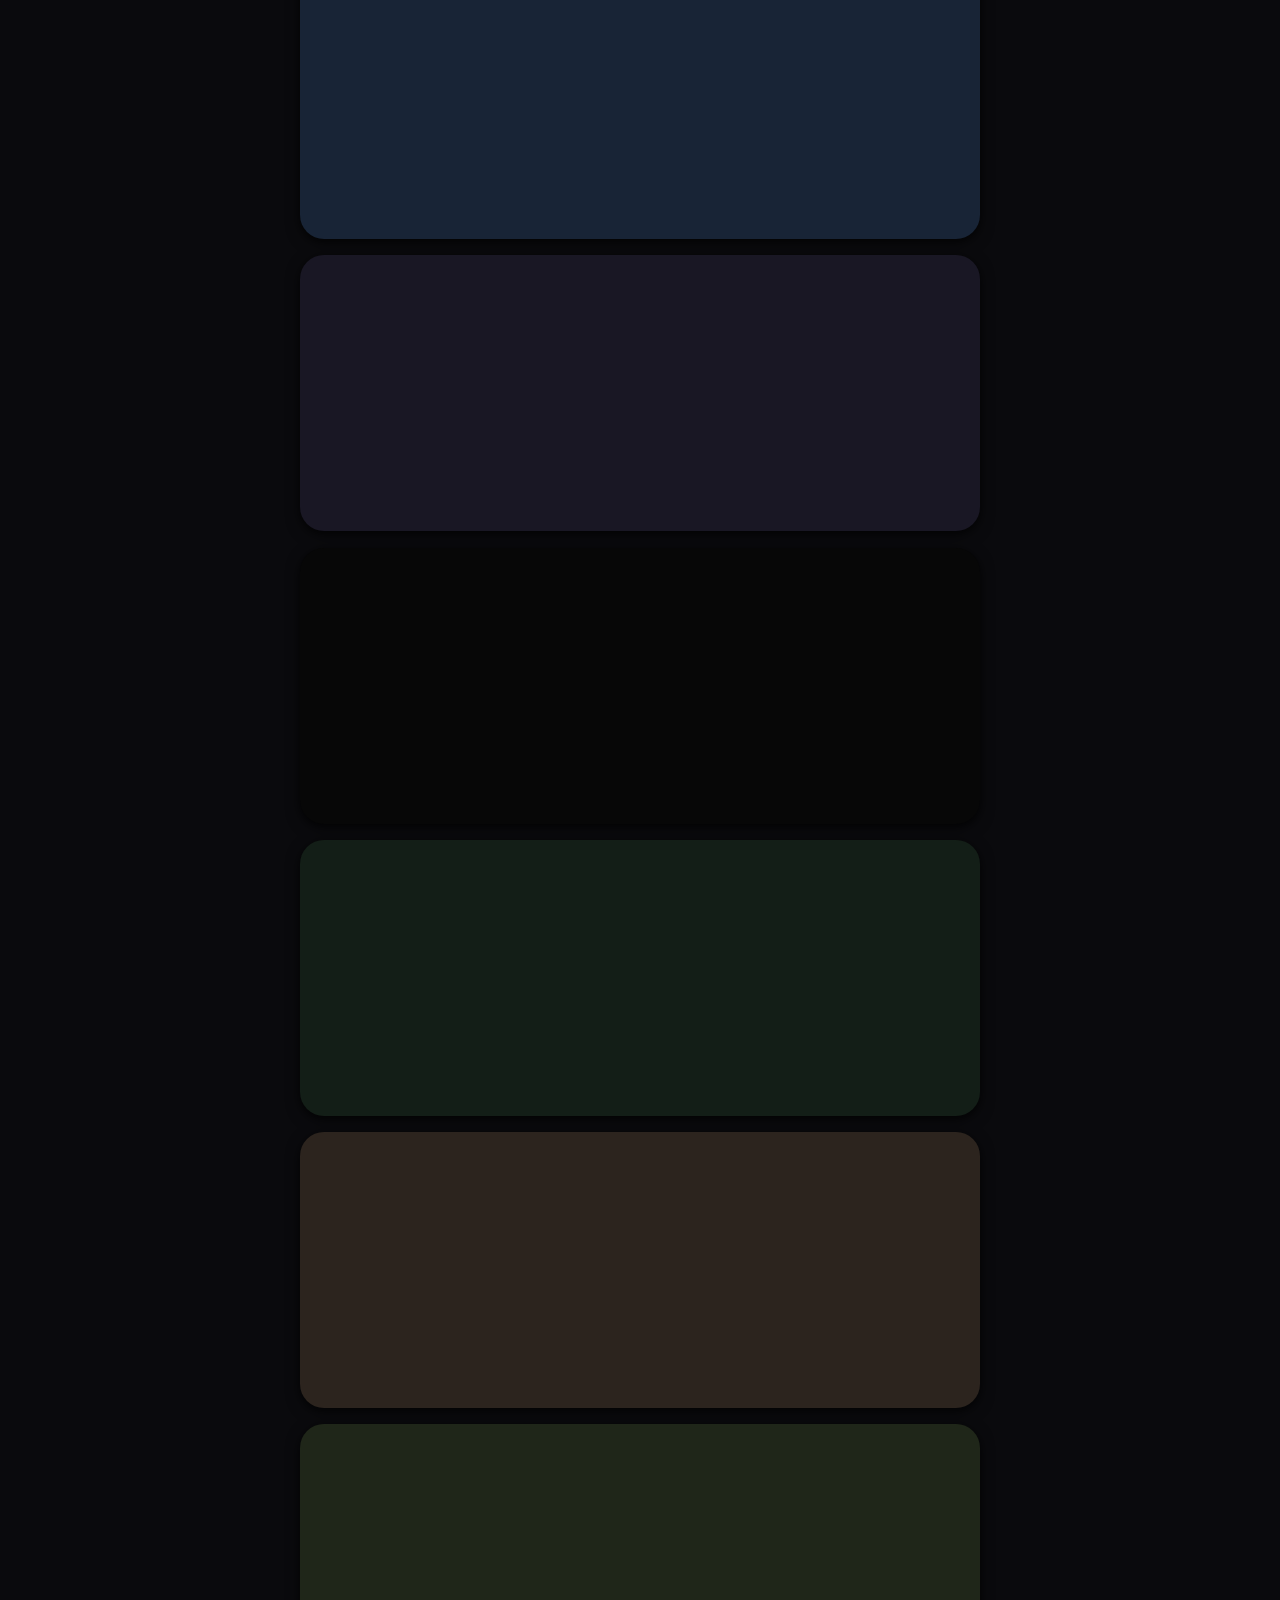
<file: uz/name.html>
<!DOCTYPE html>
<html lang="uz" dir="ltr">
<head>
  <meta charset="UTF-8">
  <meta name="viewport" content="width=device-width, initial-scale=1.0, minimum-scale=1.0, maximum-scale=1.0, user-scalable=no, viewport-fit=cover">
  <meta name="description" content="Аллоҳнинг 99 та гўзал исми (Асмоул-Ҳусна) — арабчаси, талаффуз, аудио тиловат, каллиграфия ва ўзбек тилидаги маънолари.">
  <meta name="theme-color" content="#0c0c0f">
  <meta name="apple-mobile-web-app-capable" content="yes">
  <meta name="mobile-web-app-capable" content="yes">
  <meta name="apple-mobile-web-app-status-bar-style" content="black-translucent">
  <meta name="apple-mobile-web-app-title" content="Аллоҳ">
  <link rel="apple-touch-icon" href="icons/apple-touch-icon-v2.png">
  <link rel="icon" type="image/png" sizes="32x32" href="icons/favicon-32.png">
  <link rel="icon" type="image/png" sizes="16x16" href="icons/favicon-16.png">
  <link rel="manifest" href="manifest.webmanifest">
  <meta property="og:title" content="У — Аллоҳ — Асмоул-Ҳусна">
  <meta property="og:type" content="article">
  <meta property="og:image" content="icons/icon-512-v2.png">
  <title id="page-title">Аллоҳ</title>
  <link rel="preconnect" href="https://fonts.googleapis.com">
  <link rel="preconnect" href="https://fonts.gstatic.com" crossorigin>
  <link rel="stylesheet" href="https://fonts.googleapis.com/css2?family=Amiri+Quran&family=Amiri:wght@400;700&family=Cairo:wght@600;700&display=swap">
  <script>
    document.documentElement.setAttribute('data-theme', 'dark');
    (function () {
      var stop = function (e) { e.preventDefault(); };
      document.addEventListener('gesturestart', stop);
      document.addEventListener('gesturechange', stop);
      document.addEventListener('gestureend', stop);
      document.addEventListener('touchmove', function (e) {
        if (e.touches && e.touches.length > 1) e.preventDefault();
      }, { passive: false });
    })();
  </script>
  <link rel="stylesheet" href="style.css?v=2026053012">
</head>
<body class="detail-body">
  <a class="skip-link" href="#main">Skip to content</a>

  <header class="detail-bar">
    <a class="bar-btn bar-btn-named" id="bar-prev" rel="prev" aria-label="Previous">
      <svg class="bar-btn-icon" viewBox="0 0 24 24" width="20" height="20" fill="none" stroke="currentColor" stroke-width="1.8" stroke-linecap="round" stroke-linejoin="round" aria-hidden="true">
        <path d="M19 12H5M12 5l-7 7 7 7"/>
      </svg>
      <span class="bar-btn-name" dir="auto"></span>
    </a>
    <a class="bar-btn home" id="bar-home" href="./" aria-label="Home">
      <svg viewBox="0 0 24 24" width="22" height="22" fill="none" stroke="currentColor" stroke-width="1.6" stroke-linecap="round" stroke-linejoin="round" aria-hidden="true">
        <path d="M4 11.5L12 5l8 6.5V20a1 1 0 0 1-1 1h-4v-6h-6v6H5a1 1 0 0 1-1-1z"/>
      </svg>
    </a>
    <a class="bar-btn bar-btn-named" id="bar-next" rel="next" aria-label="Next">
      <span class="bar-btn-name" dir="auto"></span>
      <svg class="bar-btn-icon" viewBox="0 0 24 24" width="20" height="20" fill="none" stroke="currentColor" stroke-width="1.8" stroke-linecap="round" stroke-linejoin="round" aria-hidden="true">
        <path d="M5 12h14M12 5l7 7-7 7"/>
      </svg>
    </a>
  </header>

  <main id="main" class="detail-main">
    <article class="hero-card" id="hero" aria-busy="true"></article>
    <div class="hero-toolbar" id="hero-toolbar" hidden></div>

    <section class="section">
      <div class="section-head"><h3 data-key="short_meaning"></h3></div>
      <div class="section-body" id="meaning"></div>
    </section>

    <div class="sections" id="sections"></div>

    <div class="text-size-controls" id="text-size-controls" role="group">
      <button class="text-size-btn" data-size="sm" type="button">A−</button>
      <button class="text-size-btn" data-size="md" type="button">A</button>
      <button class="text-size-btn" data-size="lg" type="button">A+</button>
    </div>
  </main>

  <audio id="audio" preload="none"></audio>

  <div id="toast" class="toast" role="status" aria-live="polite" hidden></div>

  <script type="module" src="name.js?v=2026053012"></script>
  <script>
    if ('serviceWorker' in navigator) {
      window.addEventListener('load', function () {
        navigator.serviceWorker.register('sw.js', { updateViaCache: 'none' }).then(function (reg) {
          setInterval(function () { reg.update(); }, 60 * 60 * 1000);
        }).catch(function () {});
        // Auto-reload when a fresh SW takes over from an older one. Skip the
        // first-install transition (controller goes from null → present),
        // which would otherwise reload the page right after the first visit.
        var hadController = !!navigator.serviceWorker.controller;
        var refreshing = false;
        navigator.serviceWorker.addEventListener('controllerchange', function () {
          if (!hadController) { hadController = true; return; }
          if (refreshing) return;
          refreshing = true;
          window.location.reload();
        });
      });
    }
  </script>
</body>
</html>
</file>
<file: style.css>
/* =========================================================================
   He Is Allah — dark-only app design
   ========================================================================= */

*, *::before, *::after { box-sizing: border-box; }
* { margin: 0; padding: 0; }

/* Block pinch-zoom and double-tap-zoom on Android Chrome (iOS Safari
   blocks via the JS gesture handlers in the HTML head). */
html { touch-action: manipulation; }

:root {
  --bg: #0a0a0d;
  --surface: #18181c;
  --surface-2: #232328;
  --ink: #f4f4f7;
  --ink-soft: #d1d1d6;
  --muted: #a0a0a5;
  --muted-2: #8e8e93;
  --rule: #2c2c30;
  --shadow-sm: 0 1px 2px rgba(0, 0, 0, 0.45), 0 1px 3px rgba(0, 0, 0, 0.35);
  --shadow-md: 0 4px 14px rgba(0, 0, 0, 0.55), 0 2px 6px rgba(0, 0, 0, 0.4);
  --shadow-lg: 0 16px 40px rgba(0, 0, 0, 0.65);
  --header-bg: rgba(12, 12, 15, 0.78);

  /* Liquid glass palette — three tints (panel for content, chip for
     buttons, sheen for the inset top-rim highlight) stacked over the
     ambient mesh in <body>. Every glass surface combines:
       * a translucent fill (--glass-panel / --glass-chip)
       * a strong backdrop blur + saturation so the mesh behind it stays
         colourful (saturate(180%) is the Apple-style "boost")
       * a 1px hairline border tinted with --glass-edge
       * a top rim inset shadow using --glass-sheen — the bright edge
         that reads as light refracting through the leading edge of a
         glass tile.
     Two specular-highlight gradient tokens are reused on multiple
     surfaces so the same "light from above" angle is consistent
     across the page. */
  --glass-panel: rgba(22, 22, 28, 0.52);
  --glass-panel-strong: rgba(18, 18, 24, 0.62);
  --glass-chip: rgba(42, 42, 50, 0.42);
  --glass-chip-strong: rgba(58, 58, 70, 0.55);
  --glass-edge: rgba(255, 255, 255, 0.09);
  --glass-edge-strong: rgba(255, 255, 255, 0.16);
  --glass-sheen: rgba(255, 255, 255, 0.14);
  --glass-sheen-soft: rgba(255, 255, 255, 0.06);
  --glass-rim: 0 0 0 0.5px rgba(255, 255, 255, 0.04) inset;
  --glass-shadow: 0 10px 36px rgba(0, 0, 0, 0.45), 0 2px 8px rgba(0, 0, 0, 0.28);
  --glass-shadow-lg: 0 24px 60px rgba(0, 0, 0, 0.55), 0 6px 18px rgba(0, 0, 0, 0.35);
  --glass-specular: linear-gradient(180deg, rgba(255, 255, 255, 0.10) 0%, rgba(255, 255, 255, 0) 38%, rgba(255, 255, 255, 0) 70%, rgba(0, 0, 0, 0.12) 100%);
  --glass-specular-soft: linear-gradient(180deg, rgba(255, 255, 255, 0.06) 0%, rgba(255, 255, 255, 0) 50%);

  /* Brand accent — manuscript gold, tuned for dark surfaces. */
  --accent: #d6ad5a;
  --accent-soft: rgba(214, 173, 90, 0.18);
  --accent-ring: rgba(214, 173, 90, 0.4);
  --accent-strong: #b8923f;
  --accent-ink: #1c1306;

  --r-sm: 10px;
  --r-md: 16px;
  --r-lg: 24px;
  --r-xl: 28px;

  --font-arabic: 'Cairo', 'Amiri', 'Noto Naskh Arabic', system-ui, sans-serif;
  --font-arabic-body: 'Amiri', 'Noto Naskh Arabic', 'Scheherazade New', Georgia, serif;
  --font-quran: 'Amiri Quran', 'Amiri', serif;
  --font-ui: system-ui, -apple-system, 'Segoe UI', Roboto, sans-serif;

  --content-w: 720px;
  --ease: cubic-bezier(0.32, 0.72, 0.24, 1);

  --text-scale: 1;

  color-scheme: dark;
}

html { scroll-behavior: smooth; }

body {
  font-family: var(--font-ui);
  /* Ambient gradient mesh — the "behind the glass" canvas. Four diffuse
     radial pools (warm gold, cool indigo, teal, deep magenta) saturate
     the base dark so every backdrop-blurred surface picks up a slowly-
     shifting hue as the viewer scrolls. background-attachment: fixed
     keeps the mesh anchored to the viewport so the refraction patch
     changes per-surface rather than scrolling with the content — this
     is what sells the liquid-glass effect. Values are kept low-alpha so
     body prose remains comfortably legible. */
  background:
    radial-gradient(ellipse 70% 55% at 10% -5%, rgba(214, 173, 90, 0.12), transparent 60%),
    radial-gradient(ellipse 65% 50% at 100% 28%, rgba(110, 92, 200, 0.09), transparent 65%),
    radial-gradient(ellipse 80% 60% at 50% 105%, rgba(214, 173, 90, 0.07), transparent 70%),
    radial-gradient(ellipse 55% 45% at 85% 80%, rgba(60, 140, 170, 0.07), transparent 70%),
    radial-gradient(ellipse 50% 40% at 15% 60%, rgba(180, 70, 130, 0.05), transparent 70%),
    var(--bg);
  background-attachment: fixed;
  color: var(--ink);
  min-height: 100vh;
  line-height: 1.6;
  -webkit-font-smoothing: antialiased;
  -moz-osx-font-smoothing: grayscale;
  text-rendering: optimizeLegibility;
  overscroll-behavior-y: none;
}

[lang="ar"] body, [dir="rtl"] body { font-family: var(--font-arabic-body); }

::selection { background: var(--accent-soft); color: var(--ink); }

button { font: inherit; color: inherit; background: none; border: none; cursor: pointer; }
input, select { font: inherit; color: inherit; }

.skip-link {
  position: absolute;
  inset-inline-start: -9999px;
  top: 8px;
  padding: 0.5rem 0.85rem;
  background: var(--ink);
  color: var(--bg);
  border-radius: var(--r-sm);
  z-index: 1000;
  text-decoration: none;
}
.skip-link:focus { inset-inline-start: 12px; }

main { max-width: var(--content-w); margin: 0 auto; padding: 0 1.25rem 4rem; }

/* =========================================================================
   Top bar (just the language picker on the index page)
   ========================================================================= */

.top-bar {
  display: flex;
  justify-content: flex-end;
  align-items: center;
  padding: max(0.75rem, env(safe-area-inset-top)) 1.25rem 0.5rem;
  max-width: var(--content-w);
  margin: 0 auto 0.5rem;
}

.lang-floater { position: relative; }
.lang-floater select {
  appearance: none;
  -webkit-appearance: none;
  border: none;
  background: var(--surface);
  color: var(--ink-soft);
  font-size: 0.78rem;
  font-weight: 500;
  padding: 0.4rem 0.85rem;
  border-radius: 999px;
  box-shadow: var(--shadow-sm);
  cursor: pointer;
  font-family: var(--font-ui);
  letter-spacing: 0.04em;
}
.lang-floater select:focus { outline: 2px solid var(--ink); outline-offset: 2px; }

/* =========================================================================
   Search
   ========================================================================= */

.search-shell {
  max-width: var(--content-w);
  margin: 0 auto;
  /* The old multi-language top-bar that used to sit above the search box
     reserved the iOS safe-area top inset; with the picker gone the
     search bar would otherwise butt up against the status bar / notch.
     Re-add that reservation here so the first interactive control
     never overlaps the system UI. */
  padding: max(0.75rem, env(safe-area-inset-top)) 1.25rem 0;
}

.search {
  position: relative;
  display: flex;
  align-items: center;
  gap: 0.75rem;
  padding: 0.95rem 1.15rem;
  background: var(--glass-panel);
  backdrop-filter: blur(28px) saturate(180%);
  -webkit-backdrop-filter: blur(28px) saturate(180%);
  border: 1px solid var(--glass-edge);
  border-radius: 999px;
  box-shadow:
    var(--glass-shadow),
    inset 0 1px 0 var(--glass-sheen),
    inset 0 -1px 0 rgba(0, 0, 0, 0.25);
  isolation: isolate;
}
.search::before {
  content: '';
  position: absolute;
  inset: 0;
  border-radius: inherit;
  background: var(--glass-specular);
  pointer-events: none;
  z-index: -1;
}
.search input {
  flex: 1;
  border: none;
  outline: none;
  background: transparent;
  font-size: 1rem;
  color: var(--ink);
  text-align: start;
  min-width: 0;
}
.search input::placeholder { color: var(--muted); }
[dir="rtl"] .search input { text-align: right; }
.search-icon {
  color: var(--muted);
  flex-shrink: 0;
}
.search:focus-within {
  border-color: var(--accent-ring);
  box-shadow:
    var(--glass-shadow),
    inset 0 1px 0 var(--glass-sheen),
    inset 0 -1px 0 rgba(0, 0, 0, 0.25),
    0 0 0 3px var(--accent-ring);
}
.search:focus-within .search-icon { color: var(--accent-strong); }

/* =========================================================================
   Card list
   ========================================================================= */

.cards {
  display: flex;
  flex-direction: column;
  gap: 1rem;
  list-style: none;
  margin-top: 1.5rem;
}

/* =========================================================================
   Today's-name spotlight — a single featured card above the full grid
   that surfaces a deterministically-rotated daily name. Hidden via JS
   when the search field is non-empty or the favourites filter is on.
   ========================================================================= */

.todays-name {
  margin-top: 1.5rem;
  display: flex;
  flex-direction: column;
  gap: 0.65rem;
}
.todays-name[hidden] { display: none; }
.todays-name.is-hidden { display: none; }

.todays-name-label {
  align-self: flex-start;
  display: inline-flex;
  align-items: center;
  gap: 0.4rem;
  padding: 0.3rem 0.8rem;
  font-family: var(--font-ui);
  font-size: 0.78rem;
  font-weight: 600;
  letter-spacing: 0.04em;
  color: var(--accent);
  background: var(--accent-soft);
  backdrop-filter: blur(14px) saturate(180%);
  -webkit-backdrop-filter: blur(14px) saturate(180%);
  border: 1px solid var(--accent-ring);
  border-radius: 999px;
  text-transform: uppercase;
}
[lang="ar"] .todays-name-label,
[dir="rtl"] .todays-name-label {
  font-family: var(--font-arabic);
  text-transform: none;
  letter-spacing: 0;
  font-size: 0.85rem;
}

.featured-card {
  position: relative;
  display: block;
  width: 100%;
  aspect-ratio: 16 / 11;
  border-radius: var(--r-xl);
  overflow: hidden;
  background-color: var(--surface-2);
  box-shadow: var(--glass-shadow-lg);
  isolation: isolate;
  text-decoration: none;
  color: inherit;
  border: 1px solid var(--accent-ring);
  -webkit-tap-highlight-color: transparent;
  transition: transform 0.18s var(--ease), box-shadow 0.18s var(--ease);
}
.featured-card:hover {
  transform: translateY(-2px);
  box-shadow: 0 28px 70px rgba(0, 0, 0, 0.55), 0 8px 20px rgba(0, 0, 0, 0.35);
}
.featured-card:focus-visible {
  outline: 3px solid var(--ink);
  outline-offset: 2px;
}
.featured-card .card-bg {
  position: absolute;
  inset: 0;
  width: 100%;
  height: 100%;
  object-fit: cover;
  z-index: 0;
  transition: opacity 0.45s var(--ease);
}
.featured-card .card-bg.is-loading { opacity: 0; }
.featured-card::before {
  content: '';
  position: absolute;
  inset: 0;
  /* Targeted darkening behind the calligraphy + a stronger bottom
     gradient that anchors the translit pill, matching the regular
     card treatment but slightly heavier so the larger surface still
     keeps the white calligraphy crisp on bright photos. */
  background:
    radial-gradient(ellipse 60% 50% at 50% 46%, rgba(0, 0, 0, 0.38) 0%, rgba(0, 0, 0, 0) 72%),
    linear-gradient(180deg, rgba(0, 0, 0, 0.12) 0%, rgba(0, 0, 0, 0.55) 100%);
  z-index: 1;
  pointer-events: none;
}
.featured-card .card-arabic {
  position: absolute;
  inset: 0;
  z-index: 2;
  display: flex;
  align-items: center;
  justify-content: center;
  font-family: var(--font-quran);
  font-size: clamp(4rem, 13vw, 6.5rem);
  color: #ffffff;
  text-shadow:
    0 0 18px rgba(0, 0, 0, 0.6),
    0 2px 12px rgba(0, 0, 0, 0.5);
  line-height: 1;
  font-weight: 400;
  padding: 0.5rem 1rem 2.25rem;
  text-align: center;
  pointer-events: none;
}
.featured-card .card-arabic-svg {
  display: block;
  width: auto;
  max-width: 56%;
  max-height: 70%;
  object-fit: contain;
  filter:
    brightness(0)
    invert(1)
    drop-shadow(0 0 18px rgba(0, 0, 0, 0.6))
    drop-shadow(0 2px 12px rgba(0, 0, 0, 0.5));
}
.featured-card-translit {
  position: absolute;
  left: 50%;
  bottom: 0.85rem;
  transform: translateX(-50%);
  z-index: 3;
  display: inline-flex;
  align-items: center;
  padding: 0.5rem 1.1rem;
  background: rgba(0, 0, 0, 0.32);
  backdrop-filter: blur(22px) saturate(180%);
  -webkit-backdrop-filter: blur(22px) saturate(180%);
  border: 1px solid rgba(255, 255, 255, 0.14);
  border-radius: 999px;
  box-shadow:
    inset 0 1px 0 rgba(255, 255, 255, 0.18),
    inset 0 -1px 0 rgba(0, 0, 0, 0.25),
    0 6px 18px rgba(0, 0, 0, 0.35);
  color: #ffffff;
  font-family: var(--font-ui);
  font-weight: 600;
  font-size: 1.05rem;
  letter-spacing: 0.01em;
  white-space: nowrap;
}

.name-card {
  position: relative;
  aspect-ratio: 16 / 9;
  border-radius: var(--r-lg);
  overflow: hidden;
  background-color: var(--surface-2);
  box-shadow: var(--shadow-md);
  transition: transform 0.18s var(--ease), box-shadow 0.18s var(--ease);
  isolation: isolate;
  animation: cardIn 0.45s var(--ease) backwards;
  -webkit-tap-highlight-color: transparent;
  /* Skip layout/paint work for cards that are off-screen. With 100
     entries each carrying a backdrop-blur foot pill and an SVG filter
     stack, this cuts scroll jank on lower-end mobiles. The intrinsic
     size matches the 16/9 aspect on a typical mobile column width
     so the scrollbar doesn't jitter as cards mount in and out. */
  content-visibility: auto;
  contain-intrinsic-size: auto 200px;
}

.card-link {
  position: absolute;
  inset: 0;
  display: block;
  text-decoration: none;
  color: inherit;
  cursor: pointer;
  -webkit-user-select: none;
  user-select: none;
  -webkit-touch-callout: none;
  -webkit-tap-highlight-color: transparent;
  touch-action: manipulation;
}

.card-bg {
  position: absolute;
  inset: 0;
  width: 100%;
  height: 100%;
  object-fit: cover;
  z-index: 0;
  transition: opacity 0.35s var(--ease);
}
.card-bg.is-loading { opacity: 0; }
.name-card:hover {
  transform: translateY(-2px);
  box-shadow: var(--shadow-lg);
}
.card-link:focus-visible {
  outline: 3px solid var(--ink);
  outline-offset: 2px;
  border-radius: var(--r-lg);
}

/* Tilt effect: when the cursor moves over a grid card or the today's-
   name spotlight, JS sets `--tilt-x` / `--tilt-y` and adds the
   `is-tilting` class. The card tracks the cursor with a subtle
   3D rotation, then settles back when the cursor leaves. Limited to
   devices with real hover so touchscreens (where tap means
   "navigate") aren't affected; respects reduced-motion. */
@media (hover: hover) and (prefers-reduced-motion: no-preference) {
  .name-card.is-tilting,
  .featured-card.is-tilting {
    transform: perspective(900px)
               rotateX(var(--tilt-x, 0deg))
               rotateY(var(--tilt-y, 0deg));
    transition: transform 0.06s linear, box-shadow 0.18s var(--ease);
  }
}

@keyframes cardIn {
  from { opacity: 0; transform: translateY(8px); }
  to { opacity: 1; transform: translateY(0); }
}

.name-card::before {
  content: '';
  position: absolute;
  inset: 0;
  /* Two-layer scrim: a soft radial spotlight that always darkens the patch
     directly behind the calligraphy (so a white SVG keeps contrast even on
     a bright photo), plus a top-to-bottom gradient that anchors the foot
     bar. Edges of the photo stay vibrant — the darkening is targeted. */
  background:
    radial-gradient(ellipse 62% 52% at 50% 48%, rgba(0, 0, 0, 0.32) 0%, rgba(0, 0, 0, 0) 72%),
    linear-gradient(180deg, rgba(0, 0, 0, 0.08) 0%, rgba(0, 0, 0, 0.45) 100%);
  z-index: 1;
  pointer-events: none;
}

.card-arabic {
  position: absolute;
  inset: 0;
  z-index: 2;
  display: flex;
  align-items: center;
  justify-content: center;
  font-family: var(--font-quran);
  font-size: clamp(3.5rem, 10vw, 5.5rem);
  color: #ffffff;
  /* Mirror the SVG's halo so the unicode fallback stays legible on bright
     backgrounds too: a soft outer glow plus a tight downward drop. */
  text-shadow:
    0 0 16px rgba(0, 0, 0, 0.55),
    0 2px 10px rgba(0, 0, 0, 0.45);
  line-height: 1;
  font-weight: 400;
  /* Slightly larger bottom padding nudges the flex-centered calligraphy
     a few pixels above the geometric centre so it sits visually higher
     than the foot bar without colliding with it. */
  padding: 0.5rem 1rem 1.75rem;
  text-align: center;
  pointer-events: none;
}

/* SVG calligraphy delivered with each name (e.g. images/<hash>.svg). The
   asset is a single-color path; brightness(0) flattens it to black, then
   invert(1) flips it to white. Two stacked drop-shadows give it a dark
   halo so the silhouette stays legible even when the bg image is bright
   (or fails to load and the card falls back to a light tint). max-height
   is tuned so the calligraphy stays visually centred without colliding
   with the blurred foot bar at the bottom of the card. */
.card-arabic-svg {
  display: block;
  width: auto;
  max-width: 60%;
  max-height: 68%;
  object-fit: contain;
  filter:
    brightness(0)
    invert(1)
    drop-shadow(0 0 16px rgba(0, 0, 0, 0.55))
    drop-shadow(0 2px 10px rgba(0, 0, 0, 0.45));
}
.hero-card .card-arabic-svg { max-width: 50%; max-height: 72%; }

/* Glass translit pill — centred at the bottom of each grid card.
   Index cards are link-only now (no inline play / favourite controls);
   this is the single bottom affordance that names the card. The same
   recipe carries over to the hero card on the detail page, which keeps
   `.card-foot` markup with play + favourite icons. */
.card-pill {
  position: absolute;
  left: 50%;
  bottom: 0.7rem;
  transform: translateX(-50%);
  z-index: 3;
  display: inline-flex;
  align-items: center;
  padding: 0.45rem 1.1rem;
  background: rgba(0, 0, 0, 0.32);
  backdrop-filter: blur(22px) saturate(180%);
  -webkit-backdrop-filter: blur(22px) saturate(180%);
  border: 1px solid rgba(255, 255, 255, 0.14);
  border-radius: 999px;
  box-shadow:
    inset 0 1px 0 rgba(255, 255, 255, 0.18),
    inset 0 -1px 0 rgba(0, 0, 0, 0.25),
    0 6px 18px rgba(0, 0, 0, 0.35);
  color: #ffffff;
  font-family: var(--font-ui);
  font-weight: 600;
  font-size: 1.05rem;
  letter-spacing: 0.01em;
  white-space: nowrap;
  overflow: hidden;
  text-overflow: ellipsis;
  max-width: calc(100% - 1.5rem);
  pointer-events: none;
}

/* Hero toolbar: the play / translit / favourite pill on the detail
   page. Used to live inside the hero card as a floating `.card-foot`;
   now sits as a sibling block right below the card so it doesn't
   crop the calligraphy or float over the image. Same glass recipe
   as the other liquid surfaces. */
.hero-toolbar {
  display: flex;
  align-items: center;
  justify-content: space-between;
  gap: 0.6rem;
  padding: 0.55rem 0.85rem;
  background: var(--glass-panel-strong);
  backdrop-filter: blur(28px) saturate(180%);
  -webkit-backdrop-filter: blur(28px) saturate(180%);
  border: 1px solid var(--glass-edge);
  border-radius: 999px;
  box-shadow:
    var(--glass-shadow),
    inset 0 1px 0 var(--glass-sheen),
    inset 0 -1px 0 rgba(0, 0, 0, 0.25);
  color: var(--ink);
  margin-bottom: 1.6rem;
  isolation: isolate;
}
.hero-toolbar[hidden] { display: none; }
.hero-toolbar .card-translit { pointer-events: none; color: var(--ink); }
.hero-toolbar .card-icon-btn { color: var(--ink-soft); }
.hero-toolbar .card-icon-btn:hover { background: rgba(255, 255, 255, 0.08); color: var(--ink); }
.hero-toolbar .card-play.is-playing { background: var(--accent-soft); color: var(--accent); }

.card-translit {
  flex: 1;
  text-align: center;
  font-family: var(--font-ui);
  font-weight: 600;
  font-size: 1.05rem;
  letter-spacing: 0.01em;
  white-space: nowrap;
  overflow: hidden;
  text-overflow: ellipsis;
}

.card-icon-btn {
  width: 40px;
  height: 40px;
  border-radius: 50%;
  display: inline-flex;
  align-items: center;
  justify-content: center;
  color: #ffffff;
  flex-shrink: 0;
  transition: background 0.15s var(--ease), transform 0.15s var(--ease);
}
.card-icon-btn:hover { background: rgba(255, 255, 255, 0.2); }
.card-icon-btn:active { transform: scale(0.92); }

.card-play.is-playing { background: rgba(255, 255, 255, 0.25); }
.card-fav.is-fav svg { fill: var(--accent); stroke: var(--accent); }

/* skeleton */
.name-card.skeleton {
  background: linear-gradient(100deg, var(--surface-2) 0%, var(--rule) 50%, var(--surface-2) 100%);
  background-size: 220% 100%;
  animation: shimmer 1.4s infinite ease;
  cursor: default;
  box-shadow: var(--shadow-sm);
}
.name-card.skeleton::before,
.name-card.skeleton .card-arabic,
.name-card.skeleton .card-pill { display: none; }
@keyframes shimmer { from { background-position: 220% 0; } to { background-position: -220% 0; } }

.empty {
  text-align: center;
  color: var(--muted);
  padding: 3rem 1rem;
  font-family: var(--font-ui);
  font-size: 0.95rem;
}

/* =========================================================================
   Detail page (name.html)
   ========================================================================= */

.detail-body { padding-bottom: env(safe-area-inset-bottom); }

.detail-main {
  max-width: var(--content-w);
  margin: 0 auto;
  /* The navigation pill now floats at the bottom of the viewport so the
     top of the page has no chrome to handle the iOS status-bar / notch
     — reserve it here. Bottom padding clears the floating pill (44px
     height + 0.85rem offset + breathing room) so the size-controls and
     last paragraph never slide underneath it. */
  padding:
    calc(env(safe-area-inset-top) + 0.75rem)
    1.25rem
    calc(env(safe-area-inset-bottom) + 5.5rem);
}

.hero-card {
  position: relative;
  width: 100%;
  aspect-ratio: 16 / 10;
  border-radius: var(--r-lg);
  overflow: hidden;
  /* `clip-path` enforces the rounded clip on top of `overflow: hidden`.
     WebKit sometimes lets animated pseudo-elements (notably the hero
     shine) leak past `overflow` clipping at the corners; the inset
     clip-path closes that escape hatch. */
  clip-path: inset(0 round var(--r-lg));
  background-color: var(--surface-2);
  box-shadow: var(--shadow-md);
  isolation: isolate;
  /* Margin tightened from 0.85rem so the ambient body mesh in the gap
     between the hero card and the toolbar below doesn't show through
     as a faint coloured pixel slice. The toolbar's own glass surface
     gives the two enough visual separation without extra mesh space. */
  margin-bottom: 0.4rem;
}
.hero-card::before {
  content: '';
  position: absolute;
  inset: 0;
  background:
    radial-gradient(ellipse 60% 55% at 50% 46%, rgba(0, 0, 0, 0.34) 0%, rgba(0, 0, 0, 0) 72%),
    linear-gradient(180deg, rgba(0, 0, 0, 0.08) 0%, rgba(0, 0, 0, 0.45) 100%);
  pointer-events: none;
  z-index: 1;
}
.hero-card .card-arabic {
  font-size: clamp(4rem, 12vw, 6rem);
  /* The hero card no longer carries an inline foot bar (the toolbar
     moved to a sibling element below the card), so the asymmetric
     bottom padding that nudged the grid-card calligraphy above its
     foot pill is wrong here — even up the padding so the SVG sits
     dead-centre on the photo. */
  padding: 1rem;
}
.hero-card[aria-busy="true"] {
  background: linear-gradient(100deg, var(--surface-2) 0%, var(--rule) 50%, var(--surface-2) 100%);
  background-size: 220% 100%;
  animation: shimmer 1.4s infinite ease;
}

/* Hero shine: a slanted highlight that sweeps across the hero card
   every ~9 seconds, suggesting light catching a glass surface. The
   pseudo-element sits above the radial-scrim ::before (z-index 1) but
   below the calligraphy (z-index 2), so the silhouette stays
   untouched. mix-blend-mode: overlay screens the bright band into
   whatever sits under it — works against both bright bg photos and
   the darker scrim near the centre. Suppressed entirely for users
   who prefer reduced motion. */
@media (prefers-reduced-motion: no-preference) {
  /* `mix-blend-mode` used to live here, but iOS WebKit intermittently
     leaks the blended layer past the parent's `overflow: hidden` round
     corners, showing a thin square edge at one of the corners during
     the sweep. The plain alpha gradient below produces an almost
     identical bright-band effect on the dark hero photo without that
     compositor bug. */
  .hero-card::after {
    content: '';
    position: absolute;
    top: 0;
    bottom: 0;
    left: 0;
    width: 55%;
    background: linear-gradient(
      105deg,
      transparent 0%,
      rgba(255, 255, 255, 0.18) 50%,
      transparent 100%
    );
    transform: skewX(-15deg) translateX(-200%);
    animation: heroShine 9s ease-in-out infinite;
    z-index: 1;
    pointer-events: none;
  }
  @keyframes heroShine {
    0%   { transform: skewX(-15deg) translateX(-200%); }
    35%  { transform: skewX(-15deg) translateX(280%); }
    100% { transform: skewX(-15deg) translateX(280%); }
  }
}

/* Share action floats at the top-trailing corner of the hero card so it
   stays out of the central calligraphy and the bottom translit pill.
   Glass pill styling matches the library download chip. */
.hero-share {
  position: absolute;
  top: 0.6rem;
  inset-inline-end: 0.6rem;
  width: 40px;
  height: 40px;
  display: inline-flex;
  align-items: center;
  justify-content: center;
  background: rgba(0, 0, 0, 0.32);
  backdrop-filter: blur(18px) saturate(180%);
  -webkit-backdrop-filter: blur(18px) saturate(180%);
  border: 1px solid rgba(255, 255, 255, 0.14);
  color: #ffffff;
  border-radius: 50%;
  box-shadow:
    0 6px 18px rgba(0, 0, 0, 0.35),
    inset 0 1px 0 rgba(255, 255, 255, 0.18),
    inset 0 -1px 0 rgba(0, 0, 0, 0.25);
  -webkit-tap-highlight-color: transparent;
  transition: background 0.15s var(--ease), transform 0.12s var(--ease);
  z-index: 3;
}
.hero-share:hover { background: rgba(0, 0, 0, 0.5); }
.hero-share:active { transform: scale(0.94); }
.hero-share:focus-visible {
  outline: 2px solid var(--ink);
  outline-offset: 2px;
}
/* `is-loading` flips on while the share card is being composed on a
   canvas. A soft pulse signals "working" without spinning a separate
   icon — the share glyph itself dims and brightens. */
.hero-share.is-loading,
.bar-btn.is-loading {
  pointer-events: none;
  animation: heroSharePulse 1s ease-in-out infinite;
}
@keyframes heroSharePulse {
  0%, 100% { opacity: 1; }
  50%      { opacity: 0.55; }
}
@media (prefers-reduced-motion: reduce) {
  .hero-share.is-loading,
  .bar-btn.is-loading { animation: none; opacity: 0.7; }
}

/* The short meaning now renders inside a normal .section card just like
   the scholars / evidence sections below, so no dedicated rules are
   needed here — only the empty-state guard for the body slot. */
#meaning:empty { display: none; }
#meaning:empty + * { margin-top: 0; }

/* =========================================================================
   Visual library (cards + videos tabs)
   ========================================================================= */

.library {
  margin: 2rem 0 1rem;
}
.library[hidden] { display: none; }

.library-title {
  text-align: center;
  font-family: var(--font-arabic);
  font-size: 1.05rem;
  font-weight: 700;
  color: var(--ink);
  margin: 2rem auto 1.25rem;
  letter-spacing: 0.01em;
  display: flex;
  flex-direction: column;
  align-items: center;
  gap: 0.5rem;
}
.library-title span {
  background: transparent;
  box-shadow: none;
  padding: 0;
  display: inline-block;
}
.library-title::after {
  content: '';
  display: block;
  width: 32px;
  height: 2px;
  background: var(--accent);
  border-radius: 2px;
}

.library-pane {
  display: flex;
  flex-direction: column;
  gap: 1rem;
}
.library-pane[hidden] { display: none; }

.lib-card {
  position: relative;
  width: 100%;
  border-radius: var(--r-md);
  overflow: hidden;
  box-shadow: var(--shadow-md);
  background: var(--surface-2);
  margin: 0;
}
.lib-card img {
  display: block;
  width: 100%;
  height: auto;
}

/* Floating download button on each library card. Translucent dark pill so
   it sits cleanly on any photo; positioned at the trailing-top corner so
   it stays out of the calligraphy's centre. */
.lib-card-download {
  position: absolute;
  top: 0.6rem;
  inset-inline-end: 0.6rem;
  width: 44px;
  height: 44px;
  display: inline-flex;
  align-items: center;
  justify-content: center;
  background: rgba(0, 0, 0, 0.45);
  backdrop-filter: blur(18px) saturate(180%);
  -webkit-backdrop-filter: blur(18px) saturate(180%);
  border: 1px solid rgba(255, 255, 255, 0.14);
  color: #ffffff;
  border-radius: 50%;
  text-decoration: none;
  box-shadow:
    0 6px 18px rgba(0, 0, 0, 0.35),
    inset 0 1px 0 rgba(255, 255, 255, 0.18),
    inset 0 -1px 0 rgba(0, 0, 0, 0.25);
  transition: background 0.15s var(--ease), transform 0.12s var(--ease);
  -webkit-tap-highlight-color: transparent;
  z-index: 2;
}
.lib-card-download:hover { background: rgba(0, 0, 0, 0.7); }
.lib-card-download:active { transform: scale(0.94); }
.lib-card-download:focus-visible {
  outline: 2px solid var(--accent);
  outline-offset: 2px;
}

/* =========================================================================
   Top bar with prev / home / next buttons (only chrome on the detail page)
   ========================================================================= */

.detail-bar {
  position: fixed;
  bottom: max(0.85rem, env(safe-area-inset-bottom));
  left: 50%;
  transform: translateX(-50%);
  z-index: 50;
  display: flex;
  align-items: center;
  justify-content: center;
  gap: 0.3rem;
  padding: 0.35rem;
  width: min(calc(100% - 1.5rem), var(--content-w));
  background: var(--glass-panel-strong);
  backdrop-filter: blur(30px) saturate(180%);
  -webkit-backdrop-filter: blur(30px) saturate(180%);
  border: 1px solid var(--glass-edge);
  border-radius: 999px;
  box-shadow:
    var(--glass-shadow-lg),
    inset 0 1px 0 var(--glass-sheen),
    inset 0 -1px 0 rgba(0, 0, 0, 0.25);
  isolation: isolate;
}
.detail-bar::before {
  content: '';
  position: absolute;
  inset: 0;
  border-radius: inherit;
  background: var(--glass-specular);
  pointer-events: none;
  z-index: -1;
}

.bar-btn {
  position: relative;
  height: 44px;
  display: inline-flex;
  align-items: center;
  justify-content: center;
  color: var(--ink-soft);
  background: transparent;
  border: none;
  border-radius: 999px;
  text-decoration: none;
  transition: background 0.15s var(--ease), color 0.15s var(--ease), transform 0.12s var(--ease);
}
.bar-btn:hover {
  background: rgba(255, 255, 255, 0.07);
  color: var(--ink);
}
.bar-btn:active { transform: scale(0.96); }
.bar-btn:focus-visible {
  outline: 2px solid var(--ink);
  outline-offset: 2px;
}
/* Restore the UA `[hidden]` semantic — the explicit `display:
   inline-flex` above would otherwise win the cascade against the
   UA stylesheet's `[hidden] { display: none }`. Without this rule
   the about-page back arrow keeps showing on the list view, where
   about.js sets `#bar-back.hidden = true` to hide it. */
.bar-btn[hidden] { display: none; }
.bar-btn[aria-disabled="true"] {
  color: var(--muted-2);
  pointer-events: none;
  opacity: 0.5;
}

/* Home tile: circular icon-only, slightly emphasised so it reads as the
   anchor between the two named arrows. */
.bar-btn.home {
  width: 44px;
  flex: 0 0 44px;
  color: var(--ink);
}

/* Prev / next tiles: take the leftover row width and show the
   target Arabic name beside the directional arrow. */
.bar-btn-named {
  flex: 1;
  min-width: 0;
  gap: 0.45rem;
  padding: 0 0.7rem;
}

.bar-btn-icon {
  flex-shrink: 0;
}

.bar-btn-name {
  flex: 1;
  font-family: var(--font-arabic);
  font-size: 1rem;
  font-weight: 600;
  color: var(--ink);
  white-space: nowrap;
  overflow: hidden;
  text-overflow: ellipsis;
  text-align: center;
  /* The span carries dir="auto" so the browser picks direction from the
     content: Arabic script → RTL (correct ligatures), Cyrillic/Latin
     transliteration → LTR (so "Ал-Бариъ" reads left-to-right in the uz
     UI). Isolate keeps the nav button's bidi context from leaking. */
  unicode-bidi: isolate;
}

/* The arrow SVGs are drawn for LTR semantics (prev = ←, next = →).
   In RTL the meanings invert visually, so flip both icons. */
[dir="rtl"] #bar-prev .bar-btn-icon,
[dir="rtl"] #bar-next .bar-btn-icon {
  transform: scaleX(-1);
}

.sections {
  margin-top: 0.5rem;
  margin-bottom: 1rem;
}

.section {
  position: relative;
  background: var(--glass-panel-strong);
  backdrop-filter: blur(30px) saturate(180%);
  -webkit-backdrop-filter: blur(30px) saturate(180%);
  border: 1px solid var(--glass-edge);
  border-radius: var(--r-lg);
  box-shadow:
    var(--glass-shadow),
    inset 0 1px 0 var(--glass-sheen),
    inset 0 -1px 0 rgba(0, 0, 0, 0.22);
  padding: 1.25rem 1.4rem 1.5rem;
  margin-bottom: 1.1rem;
  /* Just enough offset so the section title clears the sticky TOC
     (which is ~48px tall: 0.5rem padding + ~36px chip + sticky-name pill). */
  scroll-margin-top: 72px;
  isolation: isolate;
  animation: sectionIn 0.35s var(--ease) backwards;
}
.section::before {
  content: '';
  position: absolute;
  inset: 0;
  border-radius: inherit;
  background: var(--glass-specular-soft);
  pointer-events: none;
  z-index: -1;
}
.section:nth-child(1) { animation-delay: 0ms; }
.section:nth-child(2) { animation-delay: 60ms; }
.section:nth-child(3) { animation-delay: 120ms; }
.section:nth-child(4) { animation-delay: 180ms; }
.section:nth-child(5) { animation-delay: 240ms; }
.section:nth-child(6) { animation-delay: 300ms; }

@keyframes sectionIn {
  from { opacity: 0; transform: translateY(6px); }
  to { opacity: 1; transform: translateY(0); }
}

.section-head {
  display: flex;
  align-items: center;
  gap: 0.65rem;
  margin-bottom: 0.85rem;
  text-align: start;
}
.section-head::before {
  content: '';
  width: 3px;
  align-self: stretch;
  background: var(--accent);
  border-radius: 2px;
  flex-shrink: 0;
  min-height: 1.4em;
}
.section-head h3 {
  display: inline-block;
  font-family: var(--font-arabic);
  font-size: 1.1rem;
  font-weight: 700;
  color: var(--ink);
  background: transparent;
  padding: 0;
  border-radius: 0;
}

.section-body {
  font-family: var(--font-ui);
  font-size: calc(1rem * var(--text-scale));
  line-height: 1.75;
  color: var(--ink-soft);
  font-weight: 400;
}
[lang="ar"] .section-body,
[dir="rtl"] .section-body {
  font-family: var(--font-arabic-body);
  font-size: calc(1.2rem * var(--text-scale));
  line-height: 2;
}
.section-body p + p { margin-top: 0.75rem; }
.section-body ul, .section-body ol { padding-inline-start: 1.5rem; margin: 0.5rem 0; }
.section-body li + li { margin-top: 0.35rem; }

.section-body .ar-quote {
  display: inline-block;
  font-family: var(--font-arabic-body);
  font-size: 1.15em;
  line-height: 1.9;
  color: var(--ink);
  font-weight: 500;
  margin-bottom: 0.2rem;
  /* Tap-to-copy affordance: the click handler in name.js writes the
     plain text to the clipboard, so the cursor + faint hover wash
     signal that the verse is actionable. The transition is fast so
     the surface doesn't feel "sticky" when the user is just reading. */
  cursor: pointer;
  padding: 0.1em 0.25em;
  margin-inline: -0.25em;
  border-radius: var(--r-sm);
  transition: background 0.15s var(--ease);
  -webkit-tap-highlight-color: transparent;
}
.section-body .ar-quote:hover,
.section-body .ar-quote:focus-visible {
  background: rgba(255, 255, 255, 0.05);
  outline: none;
}
.section-body .ar-quote:active {
  background: var(--accent-soft);
}
.section-body blockquote {
  margin: 0.6rem 0;
  padding: 0.55rem 0.9rem;
  border-inline-start: 3px solid var(--accent);
  background: var(--accent-soft);
  border-radius: var(--r-sm);
}

.section-body .approx-toggle {
  display: inline-block;
  margin-inline-start: 0.4rem;
  padding: 0.05rem 0.55rem;
  font-family: var(--font-ui);
  font-size: 0.82em;
  font-weight: 500;
  color: var(--accent);
  background: var(--accent-soft);
  backdrop-filter: blur(10px) saturate(150%);
  -webkit-backdrop-filter: blur(10px) saturate(150%);
  border: 1px solid var(--accent);
  border-radius: 999px;
  cursor: pointer;
  user-select: none;
  vertical-align: baseline;
  white-space: nowrap;
  transition: background 0.15s ease, color 0.15s ease, box-shadow 0.15s ease;
}
.section-body .approx-toggle:hover,
.section-body .approx-toggle:focus-visible {
  background: var(--accent);
  color: var(--accent-ink);
  box-shadow: 0 0 0 4px var(--accent-ring);
  outline: none;
}
.section-body .approx-toggle::after {
  content: " ▾";
  font-size: 0.85em;
}
.section-body .approx-toggle[aria-expanded="true"]::after {
  content: " ▴";
}
.section-body .approx-note {
  display: none;
  margin-top: 0.6rem;
  padding: 0.6rem 0.85rem;
  font-size: calc(0.92rem * var(--text-scale, 1));
  line-height: 1.55;
  color: var(--ink-soft);
  background: rgba(255, 255, 255, 0.05);
  backdrop-filter: blur(16px) saturate(130%);
  -webkit-backdrop-filter: blur(16px) saturate(130%);
  border: 1px solid var(--glass-edge);
  border-inline-start: 2px solid var(--accent);
  border-radius: var(--r-sm);
  box-shadow: inset 0 1px 0 var(--glass-edge);
}
.section-body .approx-note.is-open {
  display: block;
}

.section-note {
  background: var(--accent-soft);
  color: var(--ink-soft);
  font-size: 0.85rem;
  line-height: 1.5;
  padding: 0.6rem 0.9rem;
  border-radius: var(--r-sm);
  margin: 0 0 1rem;
  text-align: center;
  font-family: var(--font-ui);
}

/* toast */
.toast {
  position: fixed;
  bottom: max(1.5rem, env(safe-area-inset-bottom));
  left: 50%;
  transform: translateX(-50%) translateY(20px);
  background: var(--ink);
  color: var(--bg);
  padding: 0.7rem 1.2rem;
  border-radius: 999px;
  font-size: 0.85rem;
  font-weight: 500;
  z-index: 1000;
  box-shadow: var(--shadow-lg);
  opacity: 0;
  transition: opacity 0.25s var(--ease), transform 0.25s var(--ease);
  pointer-events: none;
}
.toast[hidden] { display: none; }
.toast.show {
  opacity: 1;
  transform: translateX(-50%) translateY(0);
}

/* =========================================================================
   Inline chrome buttons (search clear, favorites toggle)
   ========================================================================= */

/* =========================================================================
   Search clear & favorites filter
   ========================================================================= */

.search-clear {
  display: inline-flex;
  align-items: center;
  justify-content: center;
  width: 36px;
  height: 36px;
  border-radius: 50%;
  color: var(--muted);
  background: transparent;
  flex-shrink: 0;
  transition: background 0.15s var(--ease), color 0.15s var(--ease);
}
.search-clear:hover { background: var(--surface-2); color: var(--ink); }
.search-clear:focus-visible { outline: 2px solid var(--ink); outline-offset: 2px; }
.search-clear[hidden] { display: none; }

.search-shell {
  display: flex;
  gap: 0.6rem;
  align-items: stretch;
}
.search-shell .search { flex: 1; }

.favorites-toggle {
  position: relative;
  display: inline-flex;
  align-items: center;
  justify-content: center;
  width: 48px;
  flex-shrink: 0;
  background: var(--glass-panel);
  backdrop-filter: blur(28px) saturate(180%);
  -webkit-backdrop-filter: blur(28px) saturate(180%);
  border: 1px solid var(--glass-edge);
  color: var(--muted);
  border-radius: 999px;
  box-shadow:
    var(--glass-shadow),
    inset 0 1px 0 var(--glass-sheen),
    inset 0 -1px 0 rgba(0, 0, 0, 0.25);
  isolation: isolate;
  transition: color 0.15s var(--ease), background 0.15s var(--ease), border-color 0.15s var(--ease), transform 0.12s var(--ease);
}
.favorites-toggle::before,
.about-link::before {
  content: '';
  position: absolute;
  inset: 0;
  border-radius: inherit;
  background: var(--glass-specular);
  pointer-events: none;
  z-index: -1;
}
.favorites-toggle:hover { color: var(--ink-soft); border-color: var(--glass-edge-strong); }
.favorites-toggle:active { transform: scale(0.96); }
.favorites-toggle:focus-visible { outline: 2px solid var(--ink); outline-offset: 2px; }
.favorites-toggle.is-active {
  color: var(--accent);
  background: var(--accent-soft);
  border-color: var(--accent-ring);
}
.favorites-toggle.is-active svg { fill: var(--accent); stroke: var(--accent); }

.about-link {
  position: relative;
  display: inline-flex;
  align-items: center;
  justify-content: center;
  width: 48px;
  flex-shrink: 0;
  background: var(--glass-panel);
  backdrop-filter: blur(28px) saturate(180%);
  -webkit-backdrop-filter: blur(28px) saturate(180%);
  border: 1px solid var(--glass-edge);
  color: var(--muted);
  border-radius: 999px;
  box-shadow:
    var(--glass-shadow),
    inset 0 1px 0 var(--glass-sheen),
    inset 0 -1px 0 rgba(0, 0, 0, 0.25);
  text-decoration: none;
  isolation: isolate;
  transition: color 0.15s var(--ease), background 0.15s var(--ease), border-color 0.15s var(--ease), transform 0.12s var(--ease);
}
.about-link:hover { color: var(--ink-soft); border-color: var(--glass-edge-strong); }
.about-link:active { transform: scale(0.96); }
.about-link:focus-visible { outline: 2px solid var(--ink); outline-offset: 2px; }

/* =========================================================================
   Audio loading spinner + keyboard hint
   ========================================================================= */

@keyframes spin { to { transform: rotate(360deg); } }
.spin { animation: spin 0.9s linear infinite; transform-origin: 50% 50%; }
@media (prefers-reduced-motion: reduce) {
  .spin { animation: none; }
}
.card-play.is-loading { background: rgba(255, 255, 255, 0.18); }

/* =========================================================================
   About-the-names page (about.html)
   ========================================================================= */

.about-list {
  display: grid;
  grid-template-columns: 1fr;
  gap: 1rem;
  padding: 0.5rem 0 1rem;
}

.about-card {
  position: relative;
  display: block;
  aspect-ratio: 16 / 9;
  border-radius: var(--r-lg);
  overflow: hidden;
  background-color: var(--surface-2);
  box-shadow: var(--shadow-md);
  text-decoration: none;
  color: var(--ink);
  isolation: isolate;
  transition: transform 0.15s var(--ease), box-shadow 0.15s var(--ease);
}
.about-card:hover { transform: translateY(-2px); box-shadow: var(--shadow-lg); }
.about-card:active { transform: scale(0.99); }
.about-card:focus-visible { outline: 2px solid var(--ink); outline-offset: 3px; }

.about-card-bg {
  position: absolute;
  inset: 0;
  width: 100%;
  height: 100%;
  object-fit: cover;
  opacity: 0;
  transition: opacity 0.45s var(--ease);
  z-index: -1;
}
.about-card-bg:not(.is-loading) { opacity: 1; }
.about-card::after {
  content: "";
  position: absolute;
  inset: 0;
  background: linear-gradient(to top, rgba(0, 0, 0, 0.68) 0%, rgba(0, 0, 0, 0.22) 45%, rgba(0, 0, 0, 0) 75%);
  pointer-events: none;
}

.about-card-title {
  position: absolute;
  top: 50%;
  inset-inline-start: 1.1rem;
  inset-inline-end: 1.1rem;
  transform: translateY(-50%);
  font-family: var(--font-arabic);
  font-weight: 700;
  font-size: 1.25rem;
  line-height: 1.35;
  color: var(--ink);
  text-shadow: 0 2px 8px rgba(0, 0, 0, 0.75);
}
[dir="rtl"] .about-card-title { text-align: right; }

.about-detail-title {
  font-family: var(--font-arabic);
  font-weight: 700;
  font-size: 1.55rem;
  line-height: 1.4;
  margin: 1.25rem 0 0.5rem;
  color: var(--ink);
}

/* =========================================================================
   Body-text size controls (detail page, three levels)
   ========================================================================= */

:root[data-text-size="sm"] { --text-scale: 0.9; }
:root[data-text-size="lg"] { --text-scale: 1.18; }

.text-size-controls {
  display: flex;
  justify-content: center;
  gap: 0.5rem;
  margin: 1.5rem 0 0.25rem;
}

.text-size-btn {
  position: relative;
  width: 44px;
  height: 44px;
  display: inline-flex;
  align-items: center;
  justify-content: center;
  background: var(--glass-chip);
  backdrop-filter: blur(20px) saturate(180%);
  -webkit-backdrop-filter: blur(20px) saturate(180%);
  color: var(--ink-soft);
  border: 1px solid var(--glass-edge);
  border-radius: 999px;
  font-family: var(--font-ui);
  font-weight: 700;
  box-shadow:
    inset 0 1px 0 var(--glass-sheen),
    inset 0 -1px 0 rgba(0, 0, 0, 0.2);
  isolation: isolate;
  transition: background 0.15s var(--ease), color 0.15s var(--ease), border-color 0.15s var(--ease), transform 0.12s var(--ease);
}
.text-size-btn::before {
  content: '';
  position: absolute;
  inset: 0;
  border-radius: inherit;
  background: var(--glass-specular);
  pointer-events: none;
  z-index: -1;
}
.text-size-btn:hover {
  background: var(--glass-chip-strong);
  border-color: var(--glass-edge-strong);
  color: var(--ink);
}
.text-size-btn:active { transform: scale(0.96); }
.text-size-btn:focus-visible {
  outline: 2px solid var(--ink);
  outline-offset: 2px;
}
.text-size-btn[aria-pressed="true"] {
  background: var(--glass-chip-strong);
  color: var(--ink);
  border-color: var(--accent-ring);
  box-shadow:
    inset 0 1px 0 var(--glass-sheen),
    inset 0 -1px 0 rgba(0, 0, 0, 0.2),
    0 0 0 2px var(--accent-soft);
}
.text-size-btn[data-size="sm"] { font-size: 0.85rem; }
.text-size-btn[data-size="md"] { font-size: 1rem; }
.text-size-btn[data-size="lg"] { font-size: 1.2rem; }

/* =========================================================================
   Larger screens
   ========================================================================= */

@media (min-width: 720px) {
  .name-card { aspect-ratio: 16 / 6.5; }
}

/* =========================================================================
   Reduced motion
   ========================================================================= */

@media (prefers-reduced-motion: reduce) {
  *, *::before, *::after {
    animation-duration: 0.01ms !important;
    animation-iteration-count: 1 !important;
    transition-duration: 0.01ms !important;
    scroll-behavior: auto !important;
  }
}

/* PWA install banner — dark glass surface with the brand-gold action pill.
   Slides up at the bottom; centred and capped at 480px on wide screens. */
.install-banner {
  position: fixed;
  left: 16px;
  right: 16px;
  bottom: 16px;
  bottom: calc(16px + env(safe-area-inset-bottom));
  z-index: 60;
  max-width: 480px;
  margin: 0 auto;
  display: flex;
  align-items: center;
  gap: 12px;
  padding: 12px 14px;
  border-radius: 18px;
  color: var(--ink);
  background: var(--glass-panel-strong);
  -webkit-backdrop-filter: blur(20px) saturate(180%);
  backdrop-filter: blur(20px) saturate(180%);
  border: 1px solid var(--glass-edge);
  box-shadow: var(--glass-shadow-lg);
  animation: install-slide-up 0.4s cubic-bezier(0.22, 1, 0.36, 1) both;
}
.install-banner[hidden] { display: none; }
.install-banner-icon {
  flex: none;
  width: 44px;
  height: 44px;
  border-radius: 11px;
  box-shadow: var(--shadow-sm);
}
.install-banner-text { flex: 1; min-width: 0; }
.install-banner-text strong {
  display: block;
  font-size: 0.95rem;
  font-weight: 600;
  margin-bottom: 2px;
}
.install-banner-text p {
  margin: 0;
  font-size: 0.8rem;
  line-height: 1.35;
  color: var(--muted);
}
#install-banner-action {
  flex: none;
  border: none;
  cursor: pointer;
  font: inherit;
  font-weight: 600;
  font-size: 0.875rem;
  color: var(--accent-ink);
  background: var(--accent);
  padding: 9px 16px;
  border-radius: 999px;
  box-shadow: 0 2px 8px var(--accent-ring);
  transition: background 0.15s ease, transform 0.1s ease;
}
#install-banner-action:hover { background: var(--accent-strong); }
#install-banner-action:active { transform: scale(0.97); }
#install-banner-close {
  flex: none;
  border: none;
  cursor: pointer;
  background: transparent;
  color: var(--muted-2);
  font-size: 1.05rem;
  line-height: 1;
  padding: 6px;
  border-radius: 8px;
  transition: color 0.15s ease, background 0.15s ease;
}
#install-banner-close:hover { color: var(--ink); background: var(--glass-chip); }
@keyframes install-slide-up {
  from { transform: translateY(120%); opacity: 0; }
  to { transform: translateY(0); opacity: 1; }
}
@media (max-width: 480px) {
  .install-banner { gap: 10px; padding: 10px 12px; border-radius: 16px; }
  .install-banner-icon { width: 40px; height: 40px; }
  .install-banner-text strong { font-size: 0.9rem; }
  .install-banner-text p { font-size: 0.75rem; }
  #install-banner-action { padding: 8px 13px; font-size: 0.82rem; }
}
</file>
<file: uz/style.css>
/* =========================================================================
   He Is Allah — dark-only app design
   ========================================================================= */

*, *::before, *::after { box-sizing: border-box; }
* { margin: 0; padding: 0; }

/* Block pinch-zoom and double-tap-zoom on Android Chrome (iOS Safari
   blocks via the JS gesture handlers in the HTML head). */
html { touch-action: manipulation; }

:root {
  --bg: #0a0a0d;
  --surface: #18181c;
  --surface-2: #232328;
  --ink: #f4f4f7;
  --ink-soft: #d1d1d6;
  --muted: #a0a0a5;
  --muted-2: #8e8e93;
  --rule: #2c2c30;
  --shadow-sm: 0 1px 2px rgba(0, 0, 0, 0.45), 0 1px 3px rgba(0, 0, 0, 0.35);
  --shadow-md: 0 4px 14px rgba(0, 0, 0, 0.55), 0 2px 6px rgba(0, 0, 0, 0.4);
  --shadow-lg: 0 16px 40px rgba(0, 0, 0, 0.65);
  --header-bg: rgba(12, 12, 15, 0.78);

  /* Liquid glass palette — three tints (panel for content, chip for
     buttons, sheen for the inset top-rim highlight) stacked over the
     ambient mesh in <body>. Every glass surface combines:
       * a translucent fill (--glass-panel / --glass-chip)
       * a strong backdrop blur + saturation so the mesh behind it stays
         colourful (saturate(180%) is the Apple-style "boost")
       * a 1px hairline border tinted with --glass-edge
       * a top rim inset shadow using --glass-sheen — the bright edge
         that reads as light refracting through the leading edge of a
         glass tile.
     Two specular-highlight gradient tokens are reused on multiple
     surfaces so the same "light from above" angle is consistent
     across the page. */
  --glass-panel: rgba(22, 22, 28, 0.52);
  --glass-panel-strong: rgba(18, 18, 24, 0.62);
  --glass-chip: rgba(42, 42, 50, 0.42);
  --glass-chip-strong: rgba(58, 58, 70, 0.55);
  --glass-edge: rgba(255, 255, 255, 0.09);
  --glass-edge-strong: rgba(255, 255, 255, 0.16);
  --glass-sheen: rgba(255, 255, 255, 0.14);
  --glass-sheen-soft: rgba(255, 255, 255, 0.06);
  --glass-rim: 0 0 0 0.5px rgba(255, 255, 255, 0.04) inset;
  --glass-shadow: 0 10px 36px rgba(0, 0, 0, 0.45), 0 2px 8px rgba(0, 0, 0, 0.28);
  --glass-shadow-lg: 0 24px 60px rgba(0, 0, 0, 0.55), 0 6px 18px rgba(0, 0, 0, 0.35);
  --glass-specular: linear-gradient(180deg, rgba(255, 255, 255, 0.10) 0%, rgba(255, 255, 255, 0) 38%, rgba(255, 255, 255, 0) 70%, rgba(0, 0, 0, 0.12) 100%);
  --glass-specular-soft: linear-gradient(180deg, rgba(255, 255, 255, 0.06) 0%, rgba(255, 255, 255, 0) 50%);

  /* Brand accent — manuscript gold, tuned for dark surfaces. */
  --accent: #d6ad5a;
  --accent-soft: rgba(214, 173, 90, 0.18);
  --accent-ring: rgba(214, 173, 90, 0.4);
  --accent-strong: #b8923f;
  --accent-ink: #1c1306;

  --r-sm: 10px;
  --r-md: 16px;
  --r-lg: 24px;
  --r-xl: 28px;

  --font-arabic: 'Cairo', 'Amiri', 'Noto Naskh Arabic', system-ui, sans-serif;
  --font-arabic-body: 'Amiri', 'Noto Naskh Arabic', 'Scheherazade New', Georgia, serif;
  --font-quran: 'Amiri Quran', 'Amiri', serif;
  --font-ui: system-ui, -apple-system, 'Segoe UI', Roboto, sans-serif;

  --content-w: 720px;
  --ease: cubic-bezier(0.32, 0.72, 0.24, 1);

  --text-scale: 1;

  color-scheme: dark;
}

html { scroll-behavior: smooth; }

body {
  font-family: var(--font-ui);
  /* Ambient gradient mesh — the "behind the glass" canvas. Four diffuse
     radial pools (warm gold, cool indigo, teal, deep magenta) saturate
     the base dark so every backdrop-blurred surface picks up a slowly-
     shifting hue as the viewer scrolls. background-attachment: fixed
     keeps the mesh anchored to the viewport so the refraction patch
     changes per-surface rather than scrolling with the content — this
     is what sells the liquid-glass effect. Values are kept low-alpha so
     body prose remains comfortably legible. */
  background:
    radial-gradient(ellipse 70% 55% at 10% -5%, rgba(214, 173, 90, 0.12), transparent 60%),
    radial-gradient(ellipse 65% 50% at 100% 28%, rgba(110, 92, 200, 0.09), transparent 65%),
    radial-gradient(ellipse 80% 60% at 50% 105%, rgba(214, 173, 90, 0.07), transparent 70%),
    radial-gradient(ellipse 55% 45% at 85% 80%, rgba(60, 140, 170, 0.07), transparent 70%),
    radial-gradient(ellipse 50% 40% at 15% 60%, rgba(180, 70, 130, 0.05), transparent 70%),
    var(--bg);
  background-attachment: fixed;
  color: var(--ink);
  min-height: 100vh;
  line-height: 1.6;
  -webkit-font-smoothing: antialiased;
  -moz-osx-font-smoothing: grayscale;
  text-rendering: optimizeLegibility;
  overscroll-behavior-y: none;
}

[lang="ar"] body, [dir="rtl"] body { font-family: var(--font-arabic-body); }

::selection { background: var(--accent-soft); color: var(--ink); }

button { font: inherit; color: inherit; background: none; border: none; cursor: pointer; }
input, select { font: inherit; color: inherit; }

.skip-link {
  position: absolute;
  inset-inline-start: -9999px;
  top: 8px;
  padding: 0.5rem 0.85rem;
  background: var(--ink);
  color: var(--bg);
  border-radius: var(--r-sm);
  z-index: 1000;
  text-decoration: none;
}
.skip-link:focus { inset-inline-start: 12px; }

main { max-width: var(--content-w); margin: 0 auto; padding: 0 1.25rem 4rem; }

/* =========================================================================
   Top bar (just the language picker on the index page)
   ========================================================================= */

.top-bar {
  display: flex;
  justify-content: flex-end;
  align-items: center;
  padding: max(0.75rem, env(safe-area-inset-top)) 1.25rem 0.5rem;
  max-width: var(--content-w);
  margin: 0 auto 0.5rem;
}

.lang-floater { position: relative; }
.lang-floater select {
  appearance: none;
  -webkit-appearance: none;
  border: none;
  background: var(--surface);
  color: var(--ink-soft);
  font-size: 0.78rem;
  font-weight: 500;
  padding: 0.4rem 0.85rem;
  border-radius: 999px;
  box-shadow: var(--shadow-sm);
  cursor: pointer;
  font-family: var(--font-ui);
  letter-spacing: 0.04em;
}
.lang-floater select:focus { outline: 2px solid var(--ink); outline-offset: 2px; }

/* =========================================================================
   Search
   ========================================================================= */

.search-shell {
  max-width: var(--content-w);
  margin: 0 auto;
  /* The old multi-language top-bar that used to sit above the search box
     reserved the iOS safe-area top inset; with the picker gone the
     search bar would otherwise butt up against the status bar / notch.
     Re-add that reservation here so the first interactive control
     never overlaps the system UI. */
  padding: max(0.75rem, env(safe-area-inset-top)) 1.25rem 0;
}

.search {
  position: relative;
  display: flex;
  align-items: center;
  gap: 0.75rem;
  padding: 0.95rem 1.15rem;
  background: var(--glass-panel);
  backdrop-filter: blur(28px) saturate(180%);
  -webkit-backdrop-filter: blur(28px) saturate(180%);
  border: 1px solid var(--glass-edge);
  border-radius: 999px;
  box-shadow:
    var(--glass-shadow),
    inset 0 1px 0 var(--glass-sheen),
    inset 0 -1px 0 rgba(0, 0, 0, 0.25);
  isolation: isolate;
}
.search::before {
  content: '';
  position: absolute;
  inset: 0;
  border-radius: inherit;
  background: var(--glass-specular);
  pointer-events: none;
  z-index: -1;
}
.search input {
  flex: 1;
  border: none;
  outline: none;
  background: transparent;
  font-size: 1rem;
  color: var(--ink);
  text-align: start;
  min-width: 0;
}
.search input::placeholder { color: var(--muted); }
[dir="rtl"] .search input { text-align: right; }
.search-icon {
  color: var(--muted);
  flex-shrink: 0;
}
.search:focus-within {
  border-color: var(--accent-ring);
  box-shadow:
    var(--glass-shadow),
    inset 0 1px 0 var(--glass-sheen),
    inset 0 -1px 0 rgba(0, 0, 0, 0.25),
    0 0 0 3px var(--accent-ring);
}
.search:focus-within .search-icon { color: var(--accent-strong); }

/* =========================================================================
   Card list
   ========================================================================= */

.cards {
  display: flex;
  flex-direction: column;
  gap: 1rem;
  list-style: none;
  margin-top: 1.5rem;
}

/* =========================================================================
   Today's-name spotlight — a single featured card above the full grid
   that surfaces a deterministically-rotated daily name. Hidden via JS
   when the search field is non-empty or the favourites filter is on.
   ========================================================================= */

.todays-name {
  margin-top: 1.5rem;
  display: flex;
  flex-direction: column;
  gap: 0.65rem;
}
.todays-name[hidden] { display: none; }
.todays-name.is-hidden { display: none; }

.todays-name-label {
  align-self: flex-start;
  display: inline-flex;
  align-items: center;
  gap: 0.4rem;
  padding: 0.3rem 0.8rem;
  font-family: var(--font-ui);
  font-size: 0.78rem;
  font-weight: 600;
  letter-spacing: 0.04em;
  color: var(--accent);
  background: var(--accent-soft);
  backdrop-filter: blur(14px) saturate(180%);
  -webkit-backdrop-filter: blur(14px) saturate(180%);
  border: 1px solid var(--accent-ring);
  border-radius: 999px;
  text-transform: uppercase;
}
[lang="ar"] .todays-name-label,
[dir="rtl"] .todays-name-label {
  font-family: var(--font-arabic);
  text-transform: none;
  letter-spacing: 0;
  font-size: 0.85rem;
}

.featured-card {
  position: relative;
  display: block;
  width: 100%;
  aspect-ratio: 16 / 11;
  border-radius: var(--r-xl);
  overflow: hidden;
  background-color: var(--surface-2);
  box-shadow: var(--glass-shadow-lg);
  isolation: isolate;
  text-decoration: none;
  color: inherit;
  border: 1px solid var(--accent-ring);
  -webkit-tap-highlight-color: transparent;
  transition: transform 0.18s var(--ease), box-shadow 0.18s var(--ease);
}
.featured-card:hover {
  transform: translateY(-2px);
  box-shadow: 0 28px 70px rgba(0, 0, 0, 0.55), 0 8px 20px rgba(0, 0, 0, 0.35);
}
.featured-card:focus-visible {
  outline: 3px solid var(--ink);
  outline-offset: 2px;
}
.featured-card .card-bg {
  position: absolute;
  inset: 0;
  width: 100%;
  height: 100%;
  object-fit: cover;
  z-index: 0;
  transition: opacity 0.45s var(--ease);
}
.featured-card .card-bg.is-loading { opacity: 0; }
.featured-card::before {
  content: '';
  position: absolute;
  inset: 0;
  /* Targeted darkening behind the calligraphy + a stronger bottom
     gradient that anchors the translit pill, matching the regular
     card treatment but slightly heavier so the larger surface still
     keeps the white calligraphy crisp on bright photos. */
  background:
    radial-gradient(ellipse 60% 50% at 50% 46%, rgba(0, 0, 0, 0.38) 0%, rgba(0, 0, 0, 0) 72%),
    linear-gradient(180deg, rgba(0, 0, 0, 0.12) 0%, rgba(0, 0, 0, 0.55) 100%);
  z-index: 1;
  pointer-events: none;
}
.featured-card .card-arabic {
  position: absolute;
  inset: 0;
  z-index: 2;
  display: flex;
  align-items: center;
  justify-content: center;
  font-family: var(--font-quran);
  font-size: clamp(4rem, 13vw, 6.5rem);
  color: #ffffff;
  text-shadow:
    0 0 18px rgba(0, 0, 0, 0.6),
    0 2px 12px rgba(0, 0, 0, 0.5);
  line-height: 1;
  font-weight: 400;
  padding: 0.5rem 1rem 2.25rem;
  text-align: center;
  pointer-events: none;
}
.featured-card .card-arabic-svg {
  display: block;
  width: auto;
  max-width: 56%;
  max-height: 70%;
  object-fit: contain;
  filter:
    brightness(0)
    invert(1)
    drop-shadow(0 0 18px rgba(0, 0, 0, 0.6))
    drop-shadow(0 2px 12px rgba(0, 0, 0, 0.5));
}
.featured-card-translit {
  position: absolute;
  left: 50%;
  bottom: 0.85rem;
  transform: translateX(-50%);
  z-index: 3;
  display: inline-flex;
  align-items: center;
  padding: 0.5rem 1.1rem;
  background: rgba(0, 0, 0, 0.32);
  backdrop-filter: blur(22px) saturate(180%);
  -webkit-backdrop-filter: blur(22px) saturate(180%);
  border: 1px solid rgba(255, 255, 255, 0.14);
  border-radius: 999px;
  box-shadow:
    inset 0 1px 0 rgba(255, 255, 255, 0.18),
    inset 0 -1px 0 rgba(0, 0, 0, 0.25),
    0 6px 18px rgba(0, 0, 0, 0.35);
  color: #ffffff;
  font-family: var(--font-ui);
  font-weight: 600;
  font-size: 1.05rem;
  letter-spacing: 0.01em;
  white-space: nowrap;
}

.name-card {
  position: relative;
  aspect-ratio: 16 / 9;
  border-radius: var(--r-lg);
  overflow: hidden;
  background-color: var(--surface-2);
  box-shadow: var(--shadow-md);
  transition: transform 0.18s var(--ease), box-shadow 0.18s var(--ease);
  isolation: isolate;
  animation: cardIn 0.45s var(--ease) backwards;
  -webkit-tap-highlight-color: transparent;
  /* Skip layout/paint work for cards that are off-screen. With 100
     entries each carrying a backdrop-blur foot pill and an SVG filter
     stack, this cuts scroll jank on lower-end mobiles. The intrinsic
     size matches the 16/9 aspect on a typical mobile column width
     so the scrollbar doesn't jitter as cards mount in and out. */
  content-visibility: auto;
  contain-intrinsic-size: auto 200px;
}

.card-link {
  position: absolute;
  inset: 0;
  display: block;
  text-decoration: none;
  color: inherit;
  cursor: pointer;
  -webkit-user-select: none;
  user-select: none;
  -webkit-touch-callout: none;
  -webkit-tap-highlight-color: transparent;
  touch-action: manipulation;
}

.card-bg {
  position: absolute;
  inset: 0;
  width: 100%;
  height: 100%;
  object-fit: cover;
  z-index: 0;
  transition: opacity 0.35s var(--ease);
}
.card-bg.is-loading { opacity: 0; }
.name-card:hover {
  transform: translateY(-2px);
  box-shadow: var(--shadow-lg);
}
.card-link:focus-visible {
  outline: 3px solid var(--ink);
  outline-offset: 2px;
  border-radius: var(--r-lg);
}

/* Tilt effect: when the cursor moves over a grid card or the today's-
   name spotlight, JS sets `--tilt-x` / `--tilt-y` and adds the
   `is-tilting` class. The card tracks the cursor with a subtle
   3D rotation, then settles back when the cursor leaves. Limited to
   devices with real hover so touchscreens (where tap means
   "navigate") aren't affected; respects reduced-motion. */
@media (hover: hover) and (prefers-reduced-motion: no-preference) {
  .name-card.is-tilting,
  .featured-card.is-tilting {
    transform: perspective(900px)
               rotateX(var(--tilt-x, 0deg))
               rotateY(var(--tilt-y, 0deg));
    transition: transform 0.06s linear, box-shadow 0.18s var(--ease);
  }
}

@keyframes cardIn {
  from { opacity: 0; transform: translateY(8px); }
  to { opacity: 1; transform: translateY(0); }
}

.name-card::before {
  content: '';
  position: absolute;
  inset: 0;
  /* Two-layer scrim: a soft radial spotlight that always darkens the patch
     directly behind the calligraphy (so a white SVG keeps contrast even on
     a bright photo), plus a top-to-bottom gradient that anchors the foot
     bar. Edges of the photo stay vibrant — the darkening is targeted. */
  background:
    radial-gradient(ellipse 62% 52% at 50% 48%, rgba(0, 0, 0, 0.32) 0%, rgba(0, 0, 0, 0) 72%),
    linear-gradient(180deg, rgba(0, 0, 0, 0.08) 0%, rgba(0, 0, 0, 0.45) 100%);
  z-index: 1;
  pointer-events: none;
}

.card-arabic {
  position: absolute;
  inset: 0;
  z-index: 2;
  display: flex;
  align-items: center;
  justify-content: center;
  font-family: var(--font-quran);
  font-size: clamp(3.5rem, 10vw, 5.5rem);
  color: #ffffff;
  /* Mirror the SVG's halo so the unicode fallback stays legible on bright
     backgrounds too: a soft outer glow plus a tight downward drop. */
  text-shadow:
    0 0 16px rgba(0, 0, 0, 0.55),
    0 2px 10px rgba(0, 0, 0, 0.45);
  line-height: 1;
  font-weight: 400;
  /* Slightly larger bottom padding nudges the flex-centered calligraphy
     a few pixels above the geometric centre so it sits visually higher
     than the foot bar without colliding with it. */
  padding: 0.5rem 1rem 1.75rem;
  text-align: center;
  pointer-events: none;
}

/* SVG calligraphy delivered with each name (e.g. images/<hash>.svg). The
   asset is a single-color path; brightness(0) flattens it to black, then
   invert(1) flips it to white. Two stacked drop-shadows give it a dark
   halo so the silhouette stays legible even when the bg image is bright
   (or fails to load and the card falls back to a light tint). max-height
   is tuned so the calligraphy stays visually centred without colliding
   with the blurred foot bar at the bottom of the card. */
.card-arabic-svg {
  display: block;
  width: auto;
  max-width: 60%;
  max-height: 68%;
  object-fit: contain;
  filter:
    brightness(0)
    invert(1)
    drop-shadow(0 0 16px rgba(0, 0, 0, 0.55))
    drop-shadow(0 2px 10px rgba(0, 0, 0, 0.45));
}
.hero-card .card-arabic-svg { max-width: 50%; max-height: 72%; }

/* Glass translit pill — centred at the bottom of each grid card.
   Index cards are link-only now (no inline play / favourite controls);
   this is the single bottom affordance that names the card. The same
   recipe carries over to the hero card on the detail page, which keeps
   `.card-foot` markup with play + favourite icons. */
.card-pill {
  position: absolute;
  left: 50%;
  bottom: 0.7rem;
  transform: translateX(-50%);
  z-index: 3;
  display: inline-flex;
  align-items: center;
  padding: 0.45rem 1.1rem;
  background: rgba(0, 0, 0, 0.32);
  backdrop-filter: blur(22px) saturate(180%);
  -webkit-backdrop-filter: blur(22px) saturate(180%);
  border: 1px solid rgba(255, 255, 255, 0.14);
  border-radius: 999px;
  box-shadow:
    inset 0 1px 0 rgba(255, 255, 255, 0.18),
    inset 0 -1px 0 rgba(0, 0, 0, 0.25),
    0 6px 18px rgba(0, 0, 0, 0.35);
  color: #ffffff;
  font-family: var(--font-ui);
  font-weight: 600;
  font-size: 1.05rem;
  letter-spacing: 0.01em;
  white-space: nowrap;
  overflow: hidden;
  text-overflow: ellipsis;
  max-width: calc(100% - 1.5rem);
  pointer-events: none;
}

/* Hero toolbar: the play / translit / favourite pill on the detail
   page. Used to live inside the hero card as a floating `.card-foot`;
   now sits as a sibling block right below the card so it doesn't
   crop the calligraphy or float over the image. Same glass recipe
   as the other liquid surfaces. */
.hero-toolbar {
  display: flex;
  align-items: center;
  justify-content: space-between;
  gap: 0.6rem;
  padding: 0.55rem 0.85rem;
  background: var(--glass-panel-strong);
  backdrop-filter: blur(28px) saturate(180%);
  -webkit-backdrop-filter: blur(28px) saturate(180%);
  border: 1px solid var(--glass-edge);
  border-radius: 999px;
  box-shadow:
    var(--glass-shadow),
    inset 0 1px 0 var(--glass-sheen),
    inset 0 -1px 0 rgba(0, 0, 0, 0.25);
  color: var(--ink);
  margin-bottom: 1.6rem;
  isolation: isolate;
}
.hero-toolbar[hidden] { display: none; }
.hero-toolbar .card-translit { pointer-events: none; color: var(--ink); }
.hero-toolbar .card-icon-btn { color: var(--ink-soft); }
.hero-toolbar .card-icon-btn:hover { background: rgba(255, 255, 255, 0.08); color: var(--ink); }
.hero-toolbar .card-play.is-playing { background: var(--accent-soft); color: var(--accent); }

.card-translit {
  flex: 1;
  text-align: center;
  font-family: var(--font-ui);
  font-weight: 600;
  font-size: 1.05rem;
  letter-spacing: 0.01em;
  white-space: nowrap;
  overflow: hidden;
  text-overflow: ellipsis;
}

.card-icon-btn {
  width: 40px;
  height: 40px;
  border-radius: 50%;
  display: inline-flex;
  align-items: center;
  justify-content: center;
  color: #ffffff;
  flex-shrink: 0;
  transition: background 0.15s var(--ease), transform 0.15s var(--ease);
}
.card-icon-btn:hover { background: rgba(255, 255, 255, 0.2); }
.card-icon-btn:active { transform: scale(0.92); }

.card-play.is-playing { background: rgba(255, 255, 255, 0.25); }
.card-fav.is-fav svg { fill: var(--accent); stroke: var(--accent); }

/* skeleton */
.name-card.skeleton {
  background: linear-gradient(100deg, var(--surface-2) 0%, var(--rule) 50%, var(--surface-2) 100%);
  background-size: 220% 100%;
  animation: shimmer 1.4s infinite ease;
  cursor: default;
  box-shadow: var(--shadow-sm);
}
.name-card.skeleton::before,
.name-card.skeleton .card-arabic,
.name-card.skeleton .card-pill { display: none; }
@keyframes shimmer { from { background-position: 220% 0; } to { background-position: -220% 0; } }

.empty {
  text-align: center;
  color: var(--muted);
  padding: 3rem 1rem;
  font-family: var(--font-ui);
  font-size: 0.95rem;
}

/* =========================================================================
   Detail page (name.html)
   ========================================================================= */

.detail-body { padding-bottom: env(safe-area-inset-bottom); }

.detail-main {
  max-width: var(--content-w);
  margin: 0 auto;
  /* The navigation pill now floats at the bottom of the viewport so the
     top of the page has no chrome to handle the iOS status-bar / notch
     — reserve it here. Bottom padding clears the floating pill (44px
     height + 0.85rem offset + breathing room) so the size-controls and
     last paragraph never slide underneath it. */
  padding:
    calc(env(safe-area-inset-top) + 0.75rem)
    1.25rem
    calc(env(safe-area-inset-bottom) + 5.5rem);
}

.hero-card {
  position: relative;
  width: 100%;
  aspect-ratio: 16 / 10;
  border-radius: var(--r-lg);
  overflow: hidden;
  /* `clip-path` enforces the rounded clip on top of `overflow: hidden`.
     WebKit sometimes lets animated pseudo-elements (notably the hero
     shine) leak past `overflow` clipping at the corners; the inset
     clip-path closes that escape hatch. */
  clip-path: inset(0 round var(--r-lg));
  background-color: var(--surface-2);
  box-shadow: var(--shadow-md);
  isolation: isolate;
  /* Margin tightened from 0.85rem so the ambient body mesh in the gap
     between the hero card and the toolbar below doesn't show through
     as a faint coloured pixel slice. The toolbar's own glass surface
     gives the two enough visual separation without extra mesh space. */
  margin-bottom: 0.4rem;
}
.hero-card::before {
  content: '';
  position: absolute;
  inset: 0;
  background:
    radial-gradient(ellipse 60% 55% at 50% 46%, rgba(0, 0, 0, 0.34) 0%, rgba(0, 0, 0, 0) 72%),
    linear-gradient(180deg, rgba(0, 0, 0, 0.08) 0%, rgba(0, 0, 0, 0.45) 100%);
  pointer-events: none;
  z-index: 1;
}
.hero-card .card-arabic {
  font-size: clamp(4rem, 12vw, 6rem);
  /* The hero card no longer carries an inline foot bar (the toolbar
     moved to a sibling element below the card), so the asymmetric
     bottom padding that nudged the grid-card calligraphy above its
     foot pill is wrong here — even up the padding so the SVG sits
     dead-centre on the photo. */
  padding: 1rem;
}
.hero-card[aria-busy="true"] {
  background: linear-gradient(100deg, var(--surface-2) 0%, var(--rule) 50%, var(--surface-2) 100%);
  background-size: 220% 100%;
  animation: shimmer 1.4s infinite ease;
}

/* Hero shine: a slanted highlight that sweeps across the hero card
   every ~9 seconds, suggesting light catching a glass surface. The
   pseudo-element sits above the radial-scrim ::before (z-index 1) but
   below the calligraphy (z-index 2), so the silhouette stays
   untouched. mix-blend-mode: overlay screens the bright band into
   whatever sits under it — works against both bright bg photos and
   the darker scrim near the centre. Suppressed entirely for users
   who prefer reduced motion. */
@media (prefers-reduced-motion: no-preference) {
  /* `mix-blend-mode` used to live here, but iOS WebKit intermittently
     leaks the blended layer past the parent's `overflow: hidden` round
     corners, showing a thin square edge at one of the corners during
     the sweep. The plain alpha gradient below produces an almost
     identical bright-band effect on the dark hero photo without that
     compositor bug. */
  .hero-card::after {
    content: '';
    position: absolute;
    top: 0;
    bottom: 0;
    left: 0;
    width: 55%;
    background: linear-gradient(
      105deg,
      transparent 0%,
      rgba(255, 255, 255, 0.18) 50%,
      transparent 100%
    );
    transform: skewX(-15deg) translateX(-200%);
    animation: heroShine 9s ease-in-out infinite;
    z-index: 1;
    pointer-events: none;
  }
  @keyframes heroShine {
    0%   { transform: skewX(-15deg) translateX(-200%); }
    35%  { transform: skewX(-15deg) translateX(280%); }
    100% { transform: skewX(-15deg) translateX(280%); }
  }
}

/* Share action floats at the top-trailing corner of the hero card so it
   stays out of the central calligraphy and the bottom translit pill.
   Glass pill styling matches the library download chip. */
.hero-share {
  position: absolute;
  top: 0.6rem;
  inset-inline-end: 0.6rem;
  width: 40px;
  height: 40px;
  display: inline-flex;
  align-items: center;
  justify-content: center;
  background: rgba(0, 0, 0, 0.32);
  backdrop-filter: blur(18px) saturate(180%);
  -webkit-backdrop-filter: blur(18px) saturate(180%);
  border: 1px solid rgba(255, 255, 255, 0.14);
  color: #ffffff;
  border-radius: 50%;
  box-shadow:
    0 6px 18px rgba(0, 0, 0, 0.35),
    inset 0 1px 0 rgba(255, 255, 255, 0.18),
    inset 0 -1px 0 rgba(0, 0, 0, 0.25);
  -webkit-tap-highlight-color: transparent;
  transition: background 0.15s var(--ease), transform 0.12s var(--ease);
  z-index: 3;
}
.hero-share:hover { background: rgba(0, 0, 0, 0.5); }
.hero-share:active { transform: scale(0.94); }
.hero-share:focus-visible {
  outline: 2px solid var(--ink);
  outline-offset: 2px;
}
/* `is-loading` flips on while the share card is being composed on a
   canvas. A soft pulse signals "working" without spinning a separate
   icon — the share glyph itself dims and brightens. */
.hero-share.is-loading,
.bar-btn.is-loading {
  pointer-events: none;
  animation: heroSharePulse 1s ease-in-out infinite;
}
@keyframes heroSharePulse {
  0%, 100% { opacity: 1; }
  50%      { opacity: 0.55; }
}
@media (prefers-reduced-motion: reduce) {
  .hero-share.is-loading,
  .bar-btn.is-loading { animation: none; opacity: 0.7; }
}

/* The short meaning now renders inside a normal .section card just like
   the scholars / evidence sections below, so no dedicated rules are
   needed here — only the empty-state guard for the body slot. */
#meaning:empty { display: none; }
#meaning:empty + * { margin-top: 0; }

/* =========================================================================
   Top bar with prev / home / next buttons (only chrome on the detail page)
   ========================================================================= */

.detail-bar {
  position: fixed;
  bottom: max(0.85rem, env(safe-area-inset-bottom));
  left: 50%;
  transform: translateX(-50%);
  z-index: 50;
  display: flex;
  align-items: center;
  justify-content: center;
  gap: 0.3rem;
  padding: 0.35rem;
  width: min(calc(100% - 1.5rem), var(--content-w));
  background: var(--glass-panel-strong);
  backdrop-filter: blur(30px) saturate(180%);
  -webkit-backdrop-filter: blur(30px) saturate(180%);
  border: 1px solid var(--glass-edge);
  border-radius: 999px;
  box-shadow:
    var(--glass-shadow-lg),
    inset 0 1px 0 var(--glass-sheen),
    inset 0 -1px 0 rgba(0, 0, 0, 0.25);
  isolation: isolate;
}
.detail-bar::before {
  content: '';
  position: absolute;
  inset: 0;
  border-radius: inherit;
  background: var(--glass-specular);
  pointer-events: none;
  z-index: -1;
}

.bar-btn {
  position: relative;
  height: 44px;
  display: inline-flex;
  align-items: center;
  justify-content: center;
  color: var(--ink-soft);
  background: transparent;
  border: none;
  border-radius: 999px;
  text-decoration: none;
  transition: background 0.15s var(--ease), color 0.15s var(--ease), transform 0.12s var(--ease);
}
.bar-btn:hover {
  background: rgba(255, 255, 255, 0.07);
  color: var(--ink);
}
.bar-btn:active { transform: scale(0.96); }
.bar-btn:focus-visible {
  outline: 2px solid var(--ink);
  outline-offset: 2px;
}
/* Restore the UA `[hidden]` semantic — the explicit `display:
   inline-flex` above would otherwise win the cascade against the
   UA stylesheet's `[hidden] { display: none }`. Without this rule
   the about-page back arrow keeps showing on the list view, where
   about.js sets `#bar-back.hidden = true` to hide it. */
.bar-btn[hidden] { display: none; }
.bar-btn[aria-disabled="true"] {
  color: var(--muted-2);
  pointer-events: none;
  opacity: 0.5;
}

/* Home tile: circular icon-only, slightly emphasised so it reads as the
   anchor between the two named arrows. */
.bar-btn.home {
  width: 44px;
  flex: 0 0 44px;
  color: var(--ink);
}

/* Prev / next tiles: take the leftover row width and show the
   target Arabic name beside the directional arrow. */
.bar-btn-named {
  flex: 1;
  min-width: 0;
  gap: 0.45rem;
  padding: 0 0.7rem;
}

.bar-btn-icon {
  flex-shrink: 0;
}

.bar-btn-name {
  flex: 1;
  font-family: var(--font-arabic);
  font-size: 1rem;
  font-weight: 600;
  color: var(--ink);
  white-space: nowrap;
  overflow: hidden;
  text-overflow: ellipsis;
  text-align: center;
  /* The span carries dir="auto" so the browser picks direction from the
     content: Arabic script → RTL (correct ligatures), Cyrillic/Latin
     transliteration → LTR (so "Ал-Бариъ" reads left-to-right in the uz
     UI). Isolate keeps the nav button's bidi context from leaking. */
  unicode-bidi: isolate;
}

/* The arrow SVGs are drawn for LTR semantics (prev = ←, next = →).
   In RTL the meanings invert visually, so flip both icons. */
[dir="rtl"] #bar-prev .bar-btn-icon,
[dir="rtl"] #bar-next .bar-btn-icon {
  transform: scaleX(-1);
}

.sections {
  margin-top: 0.5rem;
  margin-bottom: 1rem;
}

.section {
  position: relative;
  background: var(--glass-panel-strong);
  backdrop-filter: blur(30px) saturate(180%);
  -webkit-backdrop-filter: blur(30px) saturate(180%);
  border: 1px solid var(--glass-edge);
  border-radius: var(--r-lg);
  box-shadow:
    var(--glass-shadow),
    inset 0 1px 0 var(--glass-sheen),
    inset 0 -1px 0 rgba(0, 0, 0, 0.22);
  padding: 1.25rem 1.4rem 1.5rem;
  margin-bottom: 1.1rem;
  /* Just enough offset so the section title clears the sticky TOC
     (which is ~48px tall: 0.5rem padding + ~36px chip + sticky-name pill). */
  scroll-margin-top: 72px;
  isolation: isolate;
  animation: sectionIn 0.35s var(--ease) backwards;
}
.section::before {
  content: '';
  position: absolute;
  inset: 0;
  border-radius: inherit;
  background: var(--glass-specular-soft);
  pointer-events: none;
  z-index: -1;
}
.section:nth-child(1) { animation-delay: 0ms; }
.section:nth-child(2) { animation-delay: 60ms; }
.section:nth-child(3) { animation-delay: 120ms; }
.section:nth-child(4) { animation-delay: 180ms; }
.section:nth-child(5) { animation-delay: 240ms; }
.section:nth-child(6) { animation-delay: 300ms; }

@keyframes sectionIn {
  from { opacity: 0; transform: translateY(6px); }
  to { opacity: 1; transform: translateY(0); }
}

.section-head {
  display: flex;
  align-items: center;
  gap: 0.65rem;
  margin-bottom: 0.85rem;
  text-align: start;
}
.section-head::before {
  content: '';
  width: 3px;
  align-self: stretch;
  background: var(--accent);
  border-radius: 2px;
  flex-shrink: 0;
  min-height: 1.4em;
}
.section-head h3 {
  display: inline-block;
  font-family: var(--font-arabic);
  font-size: 1.1rem;
  font-weight: 700;
  color: var(--ink);
  background: transparent;
  padding: 0;
  border-radius: 0;
}

.section-body {
  font-family: var(--font-ui);
  font-size: calc(1rem * var(--text-scale));
  line-height: 1.75;
  color: var(--ink-soft);
  font-weight: 400;
}
[lang="ar"] .section-body,
[dir="rtl"] .section-body {
  font-family: var(--font-arabic-body);
  font-size: calc(1.2rem * var(--text-scale));
  line-height: 2;
}
.section-body p + p { margin-top: 0.75rem; }
.section-body ul, .section-body ol { padding-inline-start: 1.5rem; margin: 0.5rem 0; }
.section-body li + li { margin-top: 0.35rem; }

.section-body .ar-quote {
  display: inline-block;
  font-family: var(--font-arabic-body);
  font-size: 1.15em;
  line-height: 1.9;
  color: var(--ink);
  font-weight: 500;
  margin-bottom: 0.2rem;
  /* Tap-to-copy affordance: the click handler in name.js writes the
     plain text to the clipboard, so the cursor + faint hover wash
     signal that the verse is actionable. The transition is fast so
     the surface doesn't feel "sticky" when the user is just reading. */
  cursor: pointer;
  padding: 0.1em 0.25em;
  margin-inline: -0.25em;
  border-radius: var(--r-sm);
  transition: background 0.15s var(--ease);
  -webkit-tap-highlight-color: transparent;
}
.section-body .ar-quote:hover,
.section-body .ar-quote:focus-visible {
  background: rgba(255, 255, 255, 0.05);
  outline: none;
}
.section-body .ar-quote:active {
  background: var(--accent-soft);
}
.section-body blockquote {
  margin: 0.6rem 0;
  padding: 0.55rem 0.9rem;
  border-inline-start: 3px solid var(--accent);
  background: var(--accent-soft);
  border-radius: var(--r-sm);
}

.section-body .approx-toggle {
  display: inline-block;
  margin-inline-start: 0.4rem;
  padding: 0.05rem 0.55rem;
  font-family: var(--font-ui);
  font-size: 0.82em;
  font-weight: 500;
  color: var(--accent);
  background: var(--accent-soft);
  backdrop-filter: blur(10px) saturate(150%);
  -webkit-backdrop-filter: blur(10px) saturate(150%);
  border: 1px solid var(--accent);
  border-radius: 999px;
  cursor: pointer;
  user-select: none;
  vertical-align: baseline;
  white-space: nowrap;
  transition: background 0.15s ease, color 0.15s ease, box-shadow 0.15s ease;
}
.section-body .approx-toggle:hover,
.section-body .approx-toggle:focus-visible {
  background: var(--accent);
  color: var(--accent-ink);
  box-shadow: 0 0 0 4px var(--accent-ring);
  outline: none;
}
.section-body .approx-toggle::after {
  content: " ▾";
  font-size: 0.85em;
}
.section-body .approx-toggle[aria-expanded="true"]::after {
  content: " ▴";
}
.section-body .approx-note {
  display: none;
  margin-top: 0.6rem;
  padding: 0.6rem 0.85rem;
  font-size: calc(0.92rem * var(--text-scale, 1));
  line-height: 1.55;
  color: var(--ink-soft);
  background: rgba(255, 255, 255, 0.05);
  backdrop-filter: blur(16px) saturate(130%);
  -webkit-backdrop-filter: blur(16px) saturate(130%);
  border: 1px solid var(--glass-edge);
  border-inline-start: 2px solid var(--accent);
  border-radius: var(--r-sm);
  box-shadow: inset 0 1px 0 var(--glass-edge);
}
.section-body .approx-note.is-open {
  display: block;
}

.section-note {
  background: var(--accent-soft);
  color: var(--ink-soft);
  font-size: 0.85rem;
  line-height: 1.5;
  padding: 0.6rem 0.9rem;
  border-radius: var(--r-sm);
  margin: 0 0 1rem;
  text-align: center;
  font-family: var(--font-ui);
}

/* toast */
.toast {
  position: fixed;
  bottom: max(1.5rem, env(safe-area-inset-bottom));
  left: 50%;
  transform: translateX(-50%) translateY(20px);
  background: var(--ink);
  color: var(--bg);
  padding: 0.7rem 1.2rem;
  border-radius: 999px;
  font-size: 0.85rem;
  font-weight: 500;
  z-index: 1000;
  box-shadow: var(--shadow-lg);
  opacity: 0;
  transition: opacity 0.25s var(--ease), transform 0.25s var(--ease);
  pointer-events: none;
}
.toast[hidden] { display: none; }
.toast.show {
  opacity: 1;
  transform: translateX(-50%) translateY(0);
}

/* =========================================================================
   Inline chrome buttons (search clear, favorites toggle)
   ========================================================================= */

/* =========================================================================
   Search clear & favorites filter
   ========================================================================= */

.search-clear {
  display: inline-flex;
  align-items: center;
  justify-content: center;
  width: 36px;
  height: 36px;
  border-radius: 50%;
  color: var(--muted);
  background: transparent;
  flex-shrink: 0;
  transition: background 0.15s var(--ease), color 0.15s var(--ease);
}
.search-clear:hover { background: var(--surface-2); color: var(--ink); }
.search-clear:focus-visible { outline: 2px solid var(--ink); outline-offset: 2px; }
.search-clear[hidden] { display: none; }

.search-shell {
  display: flex;
  gap: 0.6rem;
  align-items: stretch;
}
.search-shell .search { flex: 1; }

.favorites-toggle {
  position: relative;
  display: inline-flex;
  align-items: center;
  justify-content: center;
  width: 48px;
  flex-shrink: 0;
  background: var(--glass-panel);
  backdrop-filter: blur(28px) saturate(180%);
  -webkit-backdrop-filter: blur(28px) saturate(180%);
  border: 1px solid var(--glass-edge);
  color: var(--muted);
  border-radius: 999px;
  box-shadow:
    var(--glass-shadow),
    inset 0 1px 0 var(--glass-sheen),
    inset 0 -1px 0 rgba(0, 0, 0, 0.25);
  isolation: isolate;
  transition: color 0.15s var(--ease), background 0.15s var(--ease), border-color 0.15s var(--ease), transform 0.12s var(--ease);
}
.favorites-toggle::before,
.about-link::before {
  content: '';
  position: absolute;
  inset: 0;
  border-radius: inherit;
  background: var(--glass-specular);
  pointer-events: none;
  z-index: -1;
}
.favorites-toggle:hover { color: var(--ink-soft); border-color: var(--glass-edge-strong); }
.favorites-toggle:active { transform: scale(0.96); }
.favorites-toggle:focus-visible { outline: 2px solid var(--ink); outline-offset: 2px; }
.favorites-toggle.is-active {
  color: var(--accent);
  background: var(--accent-soft);
  border-color: var(--accent-ring);
}
.favorites-toggle.is-active svg { fill: var(--accent); stroke: var(--accent); }

.about-link {
  position: relative;
  display: inline-flex;
  align-items: center;
  justify-content: center;
  width: 48px;
  flex-shrink: 0;
  background: var(--glass-panel);
  backdrop-filter: blur(28px) saturate(180%);
  -webkit-backdrop-filter: blur(28px) saturate(180%);
  border: 1px solid var(--glass-edge);
  color: var(--muted);
  border-radius: 999px;
  box-shadow:
    var(--glass-shadow),
    inset 0 1px 0 var(--glass-sheen),
    inset 0 -1px 0 rgba(0, 0, 0, 0.25);
  text-decoration: none;
  isolation: isolate;
  transition: color 0.15s var(--ease), background 0.15s var(--ease), border-color 0.15s var(--ease), transform 0.12s var(--ease);
}
.about-link:hover { color: var(--ink-soft); border-color: var(--glass-edge-strong); }
.about-link:active { transform: scale(0.96); }
.about-link:focus-visible { outline: 2px solid var(--ink); outline-offset: 2px; }

/* =========================================================================
   Audio loading spinner + keyboard hint
   ========================================================================= */

@keyframes spin { to { transform: rotate(360deg); } }
.spin { animation: spin 0.9s linear infinite; transform-origin: 50% 50%; }
@media (prefers-reduced-motion: reduce) {
  .spin { animation: none; }
}
.card-play.is-loading { background: rgba(255, 255, 255, 0.18); }

/* =========================================================================
   About-the-names page (about.html)
   ========================================================================= */

.about-list {
  display: grid;
  grid-template-columns: 1fr;
  gap: 1rem;
  padding: 0.5rem 0 1rem;
}

.about-card {
  position: relative;
  display: block;
  aspect-ratio: 16 / 9;
  border-radius: var(--r-lg);
  overflow: hidden;
  background-color: var(--surface-2);
  box-shadow: var(--shadow-md);
  text-decoration: none;
  color: var(--ink);
  isolation: isolate;
  transition: transform 0.15s var(--ease), box-shadow 0.15s var(--ease);
}
.about-card:hover { transform: translateY(-2px); box-shadow: var(--shadow-lg); }
.about-card:active { transform: scale(0.99); }
.about-card:focus-visible { outline: 2px solid var(--ink); outline-offset: 3px; }

.about-card-bg {
  position: absolute;
  inset: 0;
  width: 100%;
  height: 100%;
  object-fit: cover;
  opacity: 0;
  transition: opacity 0.45s var(--ease);
  z-index: -1;
}
.about-card-bg:not(.is-loading) { opacity: 1; }
.about-card::after {
  content: "";
  position: absolute;
  inset: 0;
  background: linear-gradient(to top, rgba(0, 0, 0, 0.68) 0%, rgba(0, 0, 0, 0.22) 45%, rgba(0, 0, 0, 0) 75%);
  pointer-events: none;
}

.about-card-title {
  position: absolute;
  top: 50%;
  inset-inline-start: 1.1rem;
  inset-inline-end: 1.1rem;
  transform: translateY(-50%);
  font-family: var(--font-arabic);
  font-weight: 700;
  font-size: 1.25rem;
  line-height: 1.35;
  color: var(--ink);
  text-shadow: 0 2px 8px rgba(0, 0, 0, 0.75);
}
[dir="rtl"] .about-card-title { text-align: right; }

.about-detail-title {
  font-family: var(--font-arabic);
  font-weight: 700;
  font-size: 1.55rem;
  line-height: 1.4;
  margin: 1.25rem 0 0.5rem;
  color: var(--ink);
}

/* =========================================================================
   Body-text size controls (detail page, three levels)
   ========================================================================= */

:root[data-text-size="sm"] { --text-scale: 0.9; }
:root[data-text-size="lg"] { --text-scale: 1.18; }

.text-size-controls {
  display: flex;
  justify-content: center;
  gap: 0.5rem;
  margin: 1.5rem 0 0.25rem;
}

.text-size-btn {
  position: relative;
  width: 44px;
  height: 44px;
  display: inline-flex;
  align-items: center;
  justify-content: center;
  background: var(--glass-chip);
  backdrop-filter: blur(20px) saturate(180%);
  -webkit-backdrop-filter: blur(20px) saturate(180%);
  color: var(--ink-soft);
  border: 1px solid var(--glass-edge);
  border-radius: 999px;
  font-family: var(--font-ui);
  font-weight: 700;
  box-shadow:
    inset 0 1px 0 var(--glass-sheen),
    inset 0 -1px 0 rgba(0, 0, 0, 0.2);
  isolation: isolate;
  transition: background 0.15s var(--ease), color 0.15s var(--ease), border-color 0.15s var(--ease), transform 0.12s var(--ease);
}
.text-size-btn::before {
  content: '';
  position: absolute;
  inset: 0;
  border-radius: inherit;
  background: var(--glass-specular);
  pointer-events: none;
  z-index: -1;
}
.text-size-btn:hover {
  background: var(--glass-chip-strong);
  border-color: var(--glass-edge-strong);
  color: var(--ink);
}
.text-size-btn:active { transform: scale(0.96); }
.text-size-btn:focus-visible {
  outline: 2px solid var(--ink);
  outline-offset: 2px;
}
.text-size-btn[aria-pressed="true"] {
  background: var(--glass-chip-strong);
  color: var(--ink);
  border-color: var(--accent-ring);
  box-shadow:
    inset 0 1px 0 var(--glass-sheen),
    inset 0 -1px 0 rgba(0, 0, 0, 0.2),
    0 0 0 2px var(--accent-soft);
}
.text-size-btn[data-size="sm"] { font-size: 0.85rem; }
.text-size-btn[data-size="md"] { font-size: 1rem; }
.text-size-btn[data-size="lg"] { font-size: 1.2rem; }

/* =========================================================================
   Larger screens
   ========================================================================= */

@media (min-width: 720px) {
  .name-card { aspect-ratio: 16 / 6.5; }
}

/* =========================================================================
   Reduced motion
   ========================================================================= */

@media (prefers-reduced-motion: reduce) {
  *, *::before, *::after {
    animation-duration: 0.01ms !important;
    animation-iteration-count: 1 !important;
    transition-duration: 0.01ms !important;
    scroll-behavior: auto !important;
  }
}

/* PWA install banner — dark glass surface with the brand-gold action pill.
   Slides up at the bottom; centred and capped at 480px on wide screens. */
.install-banner {
  position: fixed;
  left: 16px;
  right: 16px;
  bottom: 16px;
  bottom: calc(16px + env(safe-area-inset-bottom));
  z-index: 60;
  max-width: 480px;
  margin: 0 auto;
  display: flex;
  align-items: center;
  gap: 12px;
  padding: 12px 14px;
  border-radius: 18px;
  color: var(--ink);
  background: var(--glass-panel-strong);
  -webkit-backdrop-filter: blur(20px) saturate(180%);
  backdrop-filter: blur(20px) saturate(180%);
  border: 1px solid var(--glass-edge);
  box-shadow: var(--glass-shadow-lg);
  animation: install-slide-up 0.4s cubic-bezier(0.22, 1, 0.36, 1) both;
}
.install-banner[hidden] { display: none; }
.install-banner-icon {
  flex: none;
  width: 44px;
  height: 44px;
  border-radius: 11px;
  box-shadow: var(--shadow-sm);
}
.install-banner-text { flex: 1; min-width: 0; }
.install-banner-text strong {
  display: block;
  font-size: 0.95rem;
  font-weight: 600;
  margin-bottom: 2px;
}
.install-banner-text p {
  margin: 0;
  font-size: 0.8rem;
  line-height: 1.35;
  color: var(--muted);
}
#install-banner-action {
  flex: none;
  border: none;
  cursor: pointer;
  font: inherit;
  font-weight: 600;
  font-size: 0.875rem;
  color: var(--accent-ink);
  background: var(--accent);
  padding: 9px 16px;
  border-radius: 999px;
  box-shadow: 0 2px 8px var(--accent-ring);
  transition: background 0.15s ease, transform 0.1s ease;
}
#install-banner-action:hover { background: var(--accent-strong); }
#install-banner-action:active { transform: scale(0.97); }
#install-banner-close {
  flex: none;
  border: none;
  cursor: pointer;
  background: transparent;
  color: var(--muted-2);
  font-size: 1.05rem;
  line-height: 1;
  padding: 6px;
  border-radius: 8px;
  transition: color 0.15s ease, background 0.15s ease;
}
#install-banner-close:hover { color: var(--ink); background: var(--glass-chip); }
@keyframes install-slide-up {
  from { transform: translateY(120%); opacity: 0; }
  to { transform: translateY(0); opacity: 1; }
}
@media (max-width: 480px) {
  .install-banner { gap: 10px; padding: 10px 12px; border-radius: 16px; }
  .install-banner-icon { width: 40px; height: 40px; }
  .install-banner-text strong { font-size: 0.9rem; }
  .install-banner-text p { font-size: 0.75rem; }
  #install-banner-action { padding: 8px 13px; font-size: 0.82rem; }
}
</file>
